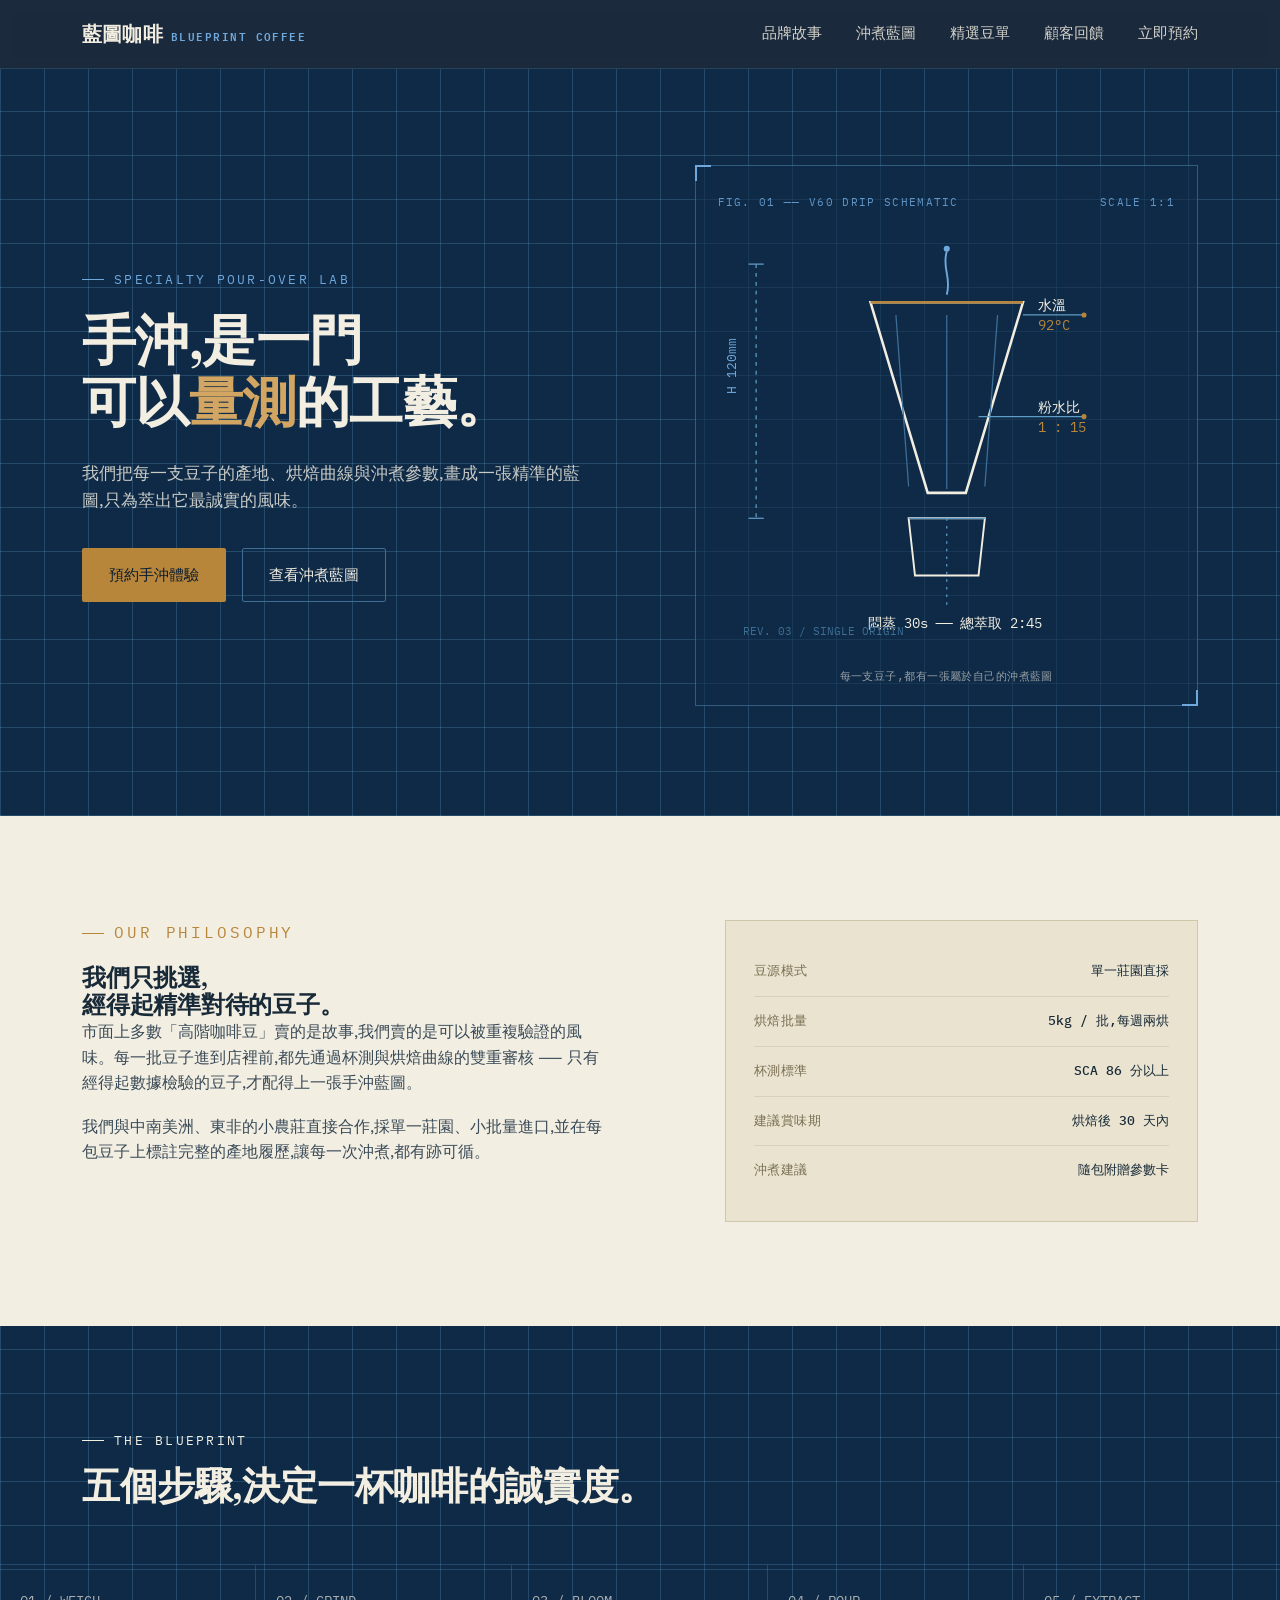
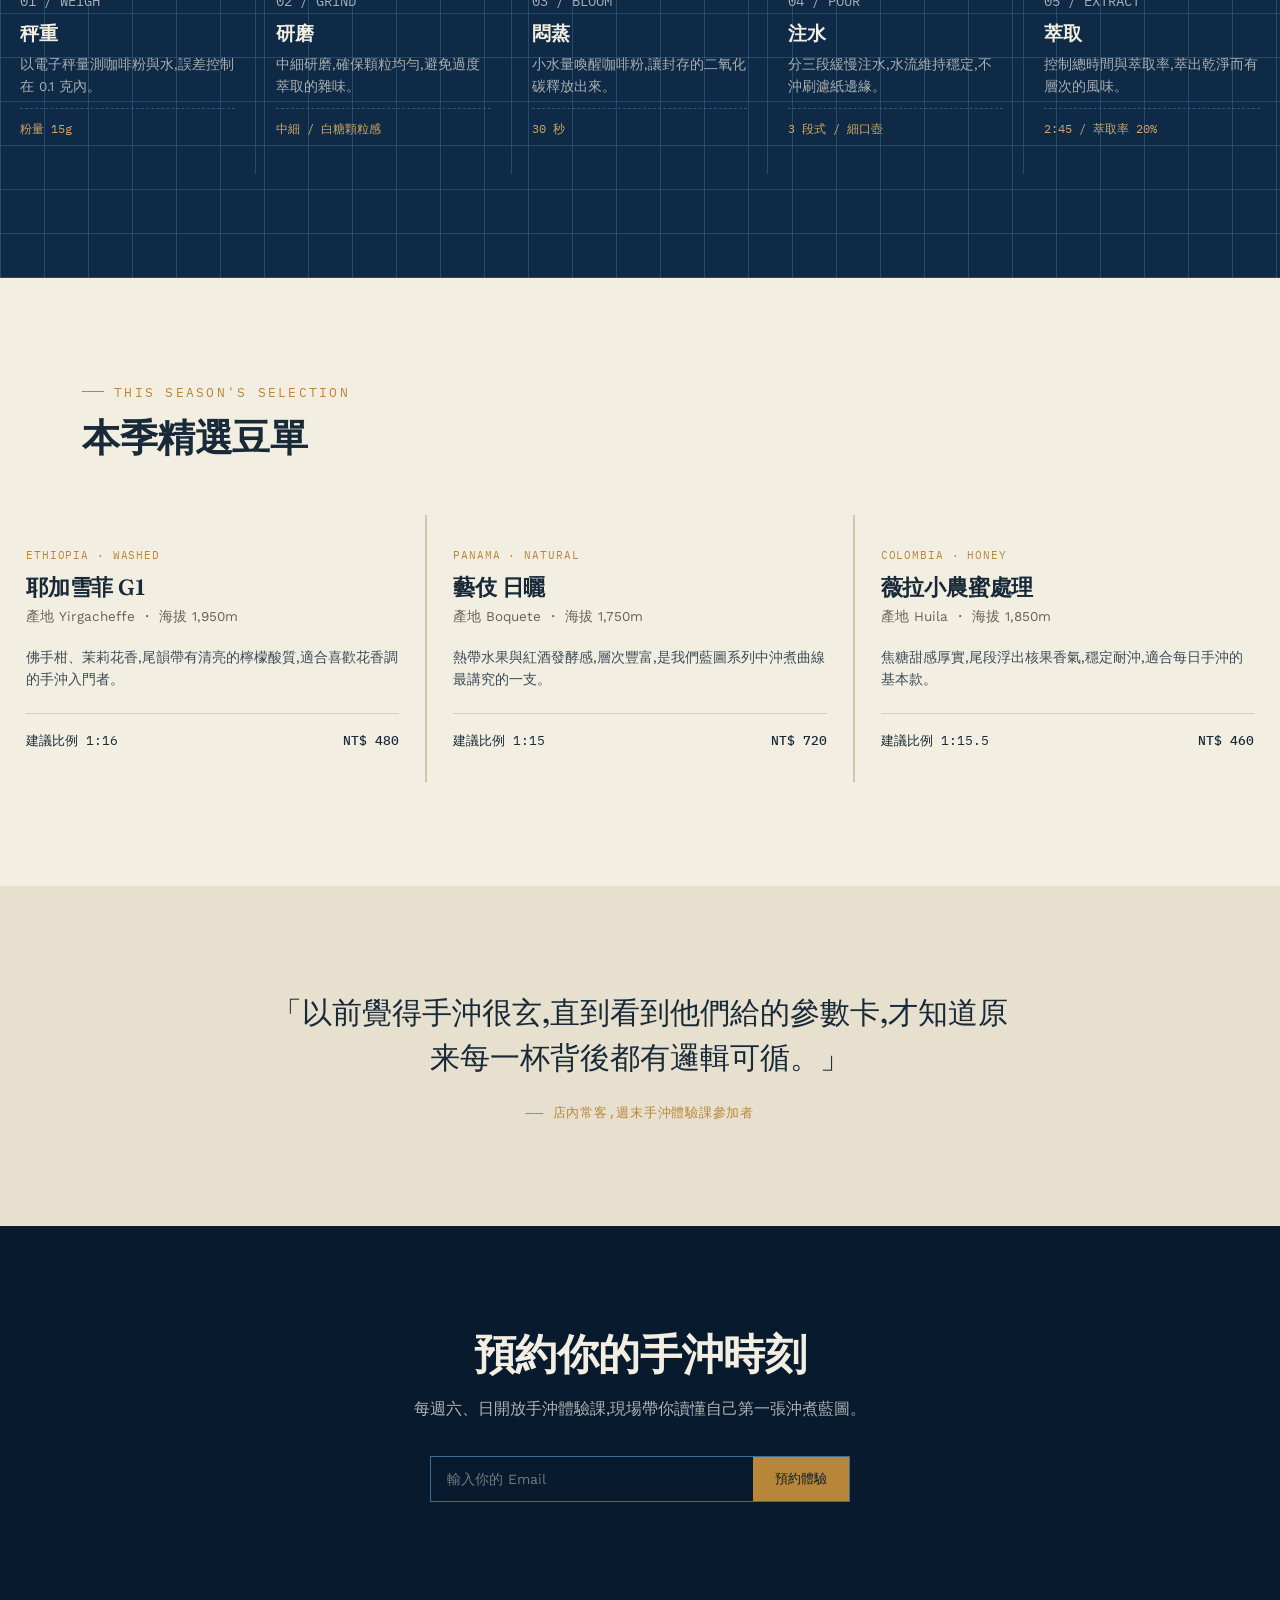
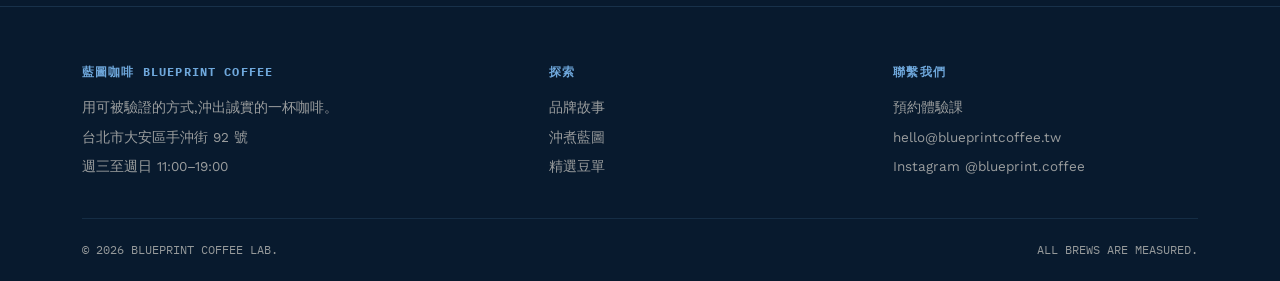
<file: docs/index.html>
<!DOCTYPE html>
<html lang="zh-Hant">
<head>
<meta charset="UTF-8">
<meta name="viewport" content="width=device-width, initial-scale=1.0">
<title>藍圖咖啡 Blueprint Coffee ── 精準手沖,誠實風味</title>
<link rel="preconnect" href="https://fonts.googleapis.com">
<link rel="preconnect" href="https://fonts.gstatic.com" crossorigin>
<link href="https://fonts.googleapis.com/css2?family=Fraunces:opsz,wght@9..144,400;9..144,500;9..144,600;9..144,700&family=Work+Sans:wght@300;400;500;600&family=IBM+Plex+Mono:wght@400;500&display=swap" rel="stylesheet">
<style>
  :root{
    --ink-black:#081A2E;
    --blueprint:#0E2A47;
    --blueprint-line:#3E6E96;
    --blueprint-line-soft:rgba(94,155,197,0.28);
    --paper:#F3EEE2;
    --paper-dim:#E7E0CE;
    --brass:#B8863B;
    --brass-light:#D2A662;
    --sky:#6FA8DC;
    --ink-on-paper:#182A38;
    --max-w:1180px;
  }

  *{margin:0;padding:0;box-sizing:border-box;}
  html{scroll-behavior:smooth;}
  body{
    font-family:'Work Sans', sans-serif;
    background:var(--paper);
    color:var(--ink-on-paper);
    line-height:1.6;
    -webkit-font-smoothing:antialiased;
  }
  a{color:inherit;text-decoration:none;}
  img,svg{display:block;max-width:100%;}
  .container{max-width:var(--max-w);margin:0 auto;padding:0 32px;}
  .eyebrow{
    font-family:'IBM Plex Mono', monospace;
    font-size:12.5px;
    letter-spacing:0.18em;
    text-transform:uppercase;
    display:flex;
    align-items:center;
    gap:10px;
  }
  .eyebrow::before{
    content:"";
    width:22px;height:1px;
    background:currentColor;
    display:inline-block;
  }
  h1,h2,h3{
    font-family:'Fraunces', serif;
    font-weight:600;
    line-height:1.15;
    letter-spacing:-0.01em;
  }
  .btn{
    display:inline-flex;
    align-items:center;
    gap:10px;
    padding:14px 26px;
    border-radius:2px;
    font-family:'Work Sans', sans-serif;
    font-size:15px;
    font-weight:500;
    border:1px solid transparent;
    cursor:pointer;
    transition:transform .25s ease, background .25s ease, border-color .25s ease, color .25s ease;
  }
  .btn:focus-visible{outline:2px solid var(--sky);outline-offset:3px;}
  .btn-primary{background:var(--brass);color:var(--ink-black);}
  .btn-primary:hover{background:var(--brass-light);transform:translateY(-1px);}
  .btn-ghost{border-color:var(--blueprint-line);color:var(--paper);}
  .btn-ghost:hover{border-color:var(--sky);color:var(--sky);}
  .btn-ghost.on-paper{border-color:var(--ink-on-paper);color:var(--ink-on-paper);}
  .btn-ghost.on-paper:hover{border-color:var(--brass);color:var(--brass);}

  /* ---------- NAV ---------- */
  header{
    position:sticky;top:0;z-index:50;
    background:rgba(8,26,46,0.92);
    backdrop-filter:blur(6px);
    border-bottom:1px solid rgba(94,155,197,0.2);
  }
  nav{
    max-width:var(--max-w);margin:0 auto;padding:18px 32px;
    display:flex;align-items:center;justify-content:space-between;
    color:var(--paper);
  }
  .logo{
    font-family:'Fraunces', serif;
    font-size:20px;font-weight:600;letter-spacing:0.01em;
    color:var(--paper);display:flex;align-items:baseline;gap:8px;
  }
  .logo span{
    font-family:'IBM Plex Mono', monospace;
    font-size:10.5px;letter-spacing:0.14em;color:var(--sky);
  }
  .nav-links{display:flex;gap:34px;font-size:14.5px;}
  .nav-links a{opacity:0.85;transition:opacity .2s;}
  .nav-links a:hover{opacity:1;color:var(--sky);}
  .nav-toggle{display:none;background:none;border:none;color:var(--paper);font-size:24px;cursor:pointer;}

  @media (max-width:860px){
    .nav-links{
      position:absolute;top:100%;left:0;right:0;
      background:var(--ink-black);
      flex-direction:column;gap:0;
      max-height:0;overflow:hidden;
      transition:max-height .3s ease;
    }
    .nav-links.open{max-height:320px;}
    .nav-links a{padding:16px 32px;border-top:1px solid rgba(94,155,197,0.15);}
    .nav-toggle{display:block;}
  }

  /* ---------- HERO ---------- */
  .hero{
    background:
      repeating-linear-gradient(0deg, var(--blueprint-line-soft) 0, var(--blueprint-line-soft) 1px, transparent 1px, transparent 44px),
      repeating-linear-gradient(90deg, var(--blueprint-line-soft) 0, var(--blueprint-line-soft) 1px, transparent 1px, transparent 44px),
      var(--blueprint);
    color:var(--paper);
    padding:96px 0 110px;
    position:relative;
    overflow:hidden;
  }
  .hero-grid{
    max-width:var(--max-w);margin:0 auto;padding:0 32px;
    display:grid;grid-template-columns:1.05fr 0.95fr;gap:56px;align-items:center;
  }
  .hero h1{font-size:clamp(34px,4.6vw,54px);margin:20px 0 26px;color:var(--paper);}
  .hero h1 em{font-style:normal;color:var(--brass-light);}
  .hero p.lede{font-size:17px;max-width:46ch;color:rgba(243,238,226,0.82);margin-bottom:34px;}
  .hero-cta{display:flex;gap:16px;flex-wrap:wrap;}
  .hero-eyebrow{color:var(--sky);margin-bottom:6px;}

  .blueprint-plate{
    position:relative;
    border:1px solid rgba(94,155,197,0.45);
    background:rgba(15,42,71,0.55);
    padding:28px 22px 20px;
  }
  .blueprint-plate::before,.blueprint-plate::after,
  .plate-corner-tl,.plate-corner-br{
    content:"";position:absolute;width:14px;height:14px;
    border-color:var(--sky);
  }
  .blueprint-plate::before{top:-1px;left:-1px;border-top:2px solid var(--sky);border-left:2px solid var(--sky);}
  .blueprint-plate::after{bottom:-1px;right:-1px;border-bottom:2px solid var(--sky);border-right:2px solid var(--sky);}
  .plate-label{
    font-family:'IBM Plex Mono', monospace;font-size:11px;letter-spacing:0.12em;
    color:var(--sky);display:flex;justify-content:space-between;margin-bottom:14px;opacity:0.85;
  }
  .plate-caption{
    font-family:'IBM Plex Mono', monospace;font-size:11px;color:rgba(243,238,226,0.6);
    text-align:center;margin-top:10px;letter-spacing:0.04em;
  }

  @media (max-width:900px){
    .hero-grid{grid-template-columns:1fr;}
    .hero{padding:64px 0 76px;}
  }

  /* ---------- SECTION SHARED ---------- */
  section{padding:104px 0;}
  .section-head{max-width:640px;margin-bottom:56px;}
  .section-head h2{font-size:clamp(26px,3.2vw,38px);margin-top:14px;}
  .on-dark{background:var(--ink-black);color:var(--paper);}
  .on-dark .eyebrow{color:var(--sky);}
  .on-paper .eyebrow{color:var(--brass);}

  /* ---------- ABOUT / SPEC SHEET ---------- */
  .about-grid{display:grid;grid-template-columns:1.1fr 0.9fr;gap:64px;align-items:start;}
  .about-grid p{font-size:16px;color:#3a4b58;max-width:52ch;margin-bottom:18px;}
  .spec-sheet{border:1px solid #cfc6ac;background:#EAE3D0;padding:26px 28px;}
  .spec-row{
    display:flex;justify-content:space-between;gap:20px;
    padding:14px 0;border-bottom:1px solid #d8d0b8;
    font-family:'IBM Plex Mono', monospace;font-size:13px;
  }
  .spec-row:last-child{border-bottom:none;}
  .spec-row dt{color:#7a6f52;letter-spacing:0.04em;}
  .spec-row dd{font-weight:500;color:var(--ink-on-paper);text-align:right;}

  @media (max-width:860px){ .about-grid{grid-template-columns:1fr;} }

  /* ---------- PROCESS BLUEPRINT ---------- */
  .process{
    background:
      repeating-linear-gradient(0deg, var(--blueprint-line-soft) 0, var(--blueprint-line-soft) 1px, transparent 1px, transparent 44px),
      repeating-linear-gradient(90deg, var(--blueprint-line-soft) 0, var(--blueprint-line-soft) 1px, transparent 1px, transparent 44px),
      var(--blueprint);
    color:var(--paper);
  }
  .steps{
    display:grid;grid-template-columns:repeat(5,1fr);gap:0;
    border-top:1px solid var(--blueprint-line-soft);
  }
  .step{
    padding:26px 20px;border-right:1px solid var(--blueprint-line-soft);position:relative;
  }
  .step:last-child{border-right:none;}
  .step-index{font-family:'IBM Plex Mono', monospace;font-size:12px;color:var(--sky);margin-bottom:14px;}
  .step h3{font-size:19px;color:var(--paper);margin-bottom:10px;font-weight:600;}
  .step p{font-size:13.5px;color:rgba(243,238,226,0.68);margin-bottom:10px;}
  .step .metric{
    font-family:'IBM Plex Mono', monospace;font-size:12px;color:var(--brass-light);
    border-top:1px dashed rgba(94,155,197,0.4);padding-top:10px;
  }
  @media (max-width:960px){
    .steps{grid-template-columns:1fr 1fr;}
    .step{border-right:1px solid var(--blueprint-line-soft);border-bottom:1px solid var(--blueprint-line-soft);}
    .step:nth-child(2n){border-right:none;}
  }
  @media (max-width:560px){
    .steps{grid-template-columns:1fr;}
    .step{border-right:none;}
  }

  /* ---------- BEANS ---------- */
  .bean-grid{display:grid;grid-template-columns:repeat(3,1fr);gap:2px;background:#cfc6ac;}
  .bean-card{
    background:var(--paper);padding:32px 26px;position:relative;
    display:flex;flex-direction:column;height:100%;
  }
  .bean-tag{
    font-family:'IBM Plex Mono', monospace;font-size:11px;color:var(--brass);
    letter-spacing:0.08em;margin-bottom:10px;
  }
  .bean-card h3{font-size:22px;margin-bottom:6px;}
  .bean-origin{font-size:13.5px;color:#6b6250;margin-bottom:18px;}
  .bean-notes{font-size:14px;color:#3a4b58;margin-bottom:22px;flex-grow:1;}
  .bean-meta{
    display:flex;justify-content:space-between;align-items:center;
    border-top:1px solid #d8d0b8;padding-top:16px;
    font-family:'IBM Plex Mono', monospace;font-size:12.5px;
  }
  .bean-price{color:var(--ink-on-paper);font-weight:500;}
  @media (max-width:900px){ .bean-grid{grid-template-columns:1fr 1fr;} }
  @media (max-width:600px){ .bean-grid{grid-template-columns:1fr;} }

  /* ---------- QUOTE ---------- */
  .quote-section{background:var(--paper-dim);}
  .quote-wrap{max-width:760px;margin:0 auto;text-align:center;}
  blockquote{
    font-family:'Fraunces', serif;font-size:clamp(22px,2.6vw,30px);
    font-weight:500;line-height:1.5;color:var(--ink-on-paper);margin-bottom:22px;
  }
  .quote-attr{font-family:'IBM Plex Mono', monospace;font-size:12.5px;color:var(--brass);letter-spacing:0.06em;}

  /* ---------- CTA / FOOTER ---------- */
  .cta-section{background:var(--ink-black);color:var(--paper);text-align:center;}
  .cta-section h2{font-size:clamp(28px,3.6vw,42px);margin-bottom:18px;}
  .cta-section p{color:rgba(243,238,226,0.72);max-width:48ch;margin:0 auto 34px;}
  .cta-form{
    display:flex;max-width:420px;margin:0 auto;gap:0;border:1px solid var(--blueprint-line);
  }
  .cta-form input{
    flex:1;background:transparent;border:none;padding:14px 16px;
    color:var(--paper);font-family:'Work Sans', sans-serif;font-size:14px;
  }
  .cta-form input::placeholder{color:rgba(243,238,226,0.45);}
  .cta-form input:focus{outline:none;}
  .cta-form button{
    background:var(--brass);color:var(--ink-black);border:none;
    padding:0 22px;font-weight:500;cursor:pointer;font-family:'Work Sans', sans-serif;
    transition:background .2s;
  }
  .cta-form button:hover{background:var(--brass-light);}

  footer{background:var(--ink-black);border-top:1px solid rgba(94,155,197,0.18);color:rgba(243,238,226,0.6);}
  .footer-grid{
    display:grid;grid-template-columns:1.4fr 1fr 1fr;gap:40px;padding:56px 0 32px;
    font-size:13.5px;
  }
  .footer-grid h4{
    font-family:'IBM Plex Mono', monospace;font-size:11.5px;letter-spacing:0.1em;
    color:var(--sky);margin-bottom:16px;text-transform:uppercase;
  }
  .footer-grid p, .footer-grid a{display:block;margin-bottom:8px;color:rgba(243,238,226,0.62);}
  .footer-grid a:hover{color:var(--paper);}
  .footer-bottom{
    border-top:1px solid rgba(94,155,197,0.15);padding:22px 0;
    font-family:'IBM Plex Mono', monospace;font-size:11.5px;
    display:flex;justify-content:space-between;flex-wrap:wrap;gap:10px;
  }
  @media (max-width:700px){ .footer-grid{grid-template-columns:1fr;} }

  /* ---------- REVEAL ---------- */
  .reveal{opacity:0;transform:translateY(18px);transition:opacity .7s ease, transform .7s ease;}
  .reveal.in{opacity:1;transform:translateY(0);}
  @media (prefers-reduced-motion: reduce){
    .reveal{opacity:1;transform:none;transition:none;}
    html{scroll-behavior:auto;}
  }
</style>
</head>
<body>

<header>
  <nav>
    <a href="#top" class="logo">藍圖咖啡<span>BLUEPRINT COFFEE</span></a>
    <button class="nav-toggle" id="navToggle" aria-label="開啟選單" aria-expanded="false">☰</button>
    <div class="nav-links" id="navLinks">
      <a href="#about">品牌故事</a>
      <a href="#process">沖煮藍圖</a>
      <a href="#beans">精選豆單</a>
      <a href="#quote">顧客回饋</a>
      <a href="#cta">立即預約</a>
    </div>
  </nav>
</header>

<section class="hero" id="top">
  <div class="hero-grid">
    <div>
      <p class="eyebrow hero-eyebrow">SPECIALTY POUR-OVER LAB</p>
      <h1>手沖,是一門<br>可以<em>量測</em>的工藝。</h1>
      <p class="lede">我們把每一支豆子的產地、烘焙曲線與沖煮參數,畫成一張精準的藍圖,只為萃出它最誠實的風味。</p>
      <div class="hero-cta">
        <a href="#cta" class="btn btn-primary">預約手沖體驗</a>
        <a href="#process" class="btn btn-ghost">查看沖煮藍圖</a>
      </div>
    </div>

    <div class="blueprint-plate reveal">
      <div class="plate-label"><span>FIG. 01 ── V60 DRIP SCHEMATIC</span><span>SCALE 1:1</span></div>
      <svg viewBox="0 0 360 340" xmlns="http://www.w3.org/2000/svg" role="img" aria-label="V60 手沖濾杯示意圖,標註水溫、粉水比、悶蒸與總萃取時間">
        <!-- dimension lines -->
        <line x1="30" y1="30" x2="30" y2="230" stroke="#5E9BC5" stroke-width="1" stroke-dasharray="3 4"/>
        <line x1="24" y1="30" x2="36" y2="30" stroke="#5E9BC5" stroke-width="1"/>
        <line x1="24" y1="230" x2="36" y2="230" stroke="#5E9BC5" stroke-width="1"/>
        <text x="14" y="132" fill="#6FA8DC" font-size="10" font-family="IBM Plex Mono, monospace" transform="rotate(-90 14 132)">H 120mm</text>

        <!-- dripper cone -->
        <path d="M120 60 L240 60 L195 210 L165 210 Z" fill="none" stroke="#F3EEE2" stroke-width="2"/>
        <path d="M120 60 L240 60" stroke="#B8863B" stroke-width="2"/>
        <!-- ribs -->
        <line x1="140" y1="70" x2="150" y2="205" stroke="#3E6E96" stroke-width="1"/>
        <line x1="180" y1="70" x2="180" y2="207" stroke="#3E6E96" stroke-width="1"/>
        <line x1="220" y1="70" x2="210" y2="205" stroke="#3E6E96" stroke-width="1"/>

        <!-- server -->
        <path d="M150 230 L210 230 L205 275 L155 275 Z" fill="none" stroke="#F3EEE2" stroke-width="1.5"/>
        <line x1="150" y1="230" x2="210" y2="230" stroke="#5E9BC5" stroke-width="1"/>

        <!-- pour line + droplets -->
        <path d="M180 20 C176 34, 184 40, 180 54" stroke="#6FA8DC" stroke-width="1.5" fill="none"/>
        <circle cx="180" cy="18" r="2.4" fill="#6FA8DC"/>

        <!-- annotation callouts -->
        <line x1="240" y1="70" x2="288" y2="70" stroke="#5E9BC5" stroke-width="1"/>
        <circle cx="288" cy="70" r="2" fill="#B8863B"/>
        <text x="252" y="66" fill="#F3EEE2" font-size="11" font-family="IBM Plex Mono, monospace">水溫</text>
        <text x="252" y="82" fill="#B8863B" font-size="11" font-family="IBM Plex Mono, monospace">92°C</text>

        <line x1="205" y1="150" x2="288" y2="150" stroke="#5E9BC5" stroke-width="1"/>
        <circle cx="288" cy="150" r="2" fill="#B8863B"/>
        <text x="252" y="146" fill="#F3EEE2" font-size="11" font-family="IBM Plex Mono, monospace">粉水比</text>
        <text x="252" y="162" fill="#B8863B" font-size="11" font-family="IBM Plex Mono, monospace">1 : 15</text>

        <line x1="180" y1="230" x2="180" y2="300" stroke="#5E9BC5" stroke-width="1" stroke-dasharray="2 4"/>
        <text x="118" y="316" fill="#F3EEE2" font-size="11" font-family="IBM Plex Mono, monospace">悶蒸 30s ── 總萃取 2:45</text>

        <!-- corner tick -->
        <text x="20" y="322" fill="#3E6E96" font-size="9" font-family="IBM Plex Mono, monospace">REV. 03 / SINGLE ORIGIN</text>
      </svg>
      <p class="plate-caption">每一支豆子,都有一張屬於自己的沖煮藍圖</p>
    </div>
  </div>
</section>

<section class="on-paper" id="about">
  <div class="container">
    <div class="about-grid">
      <div class="reveal">
        <p class="eyebrow">OUR PHILOSOPHY</p>
        <h2>我們只挑選,<br>經得起精準對待的豆子。</h2>
        <p>市面上多數「高階咖啡豆」賣的是故事,我們賣的是可以被重複驗證的風味。每一批豆子進到店裡前,都先通過杯測與烘焙曲線的雙重審核 ── 只有經得起數據檢驗的豆子,才配得上一張手沖藍圖。</p>
        <p>我們與中南美洲、東非的小農莊直接合作,採單一莊園、小批量進口,並在每包豆子上標註完整的產地履歷,讓每一次沖煮,都有跡可循。</p>
      </div>
      <dl class="spec-sheet reveal">
        <div class="spec-row"><dt>豆源模式</dt><dd>單一莊園直採</dd></div>
        <div class="spec-row"><dt>烘焙批量</dt><dd>5kg / 批,每週兩烘</dd></div>
        <div class="spec-row"><dt>杯測標準</dt><dd>SCA 86 分以上</dd></div>
        <div class="spec-row"><dt>建議賞味期</dt><dd>烘焙後 30 天內</dd></div>
        <div class="spec-row"><dt>沖煮建議</dt><dd>隨包附贈參數卡</dd></div>
      </dl>
    </div>
  </div>
</section>

<section class="process" id="process">
  <div class="container">
    <div class="section-head reveal">
      <p class="eyebrow">THE BLUEPRINT</p>
      <h2>五個步驟,決定一杯咖啡的誠實度。</h2>
    </div>
  </div>
  <div class="steps reveal">
    <div class="step">
      <p class="step-index">01 / WEIGH</p>
      <h3>秤重</h3>
      <p>以電子秤量測咖啡粉與水,誤差控制在 0.1 克內。</p>
      <p class="metric">粉量 15g</p>
    </div>
    <div class="step">
      <p class="step-index">02 / GRIND</p>
      <h3>研磨</h3>
      <p>中細研磨,確保顆粒均勻,避免過度萃取的雜味。</p>
      <p class="metric">中細 / 白糖顆粒感</p>
    </div>
    <div class="step">
      <p class="step-index">03 / BLOOM</p>
      <h3>悶蒸</h3>
      <p>小水量喚醒咖啡粉,讓封存的二氧化碳釋放出來。</p>
      <p class="metric">30 秒</p>
    </div>
    <div class="step">
      <p class="step-index">04 / POUR</p>
      <h3>注水</h3>
      <p>分三段緩慢注水,水流維持穩定,不沖刷濾紙邊緣。</p>
      <p class="metric">3 段式 / 細口壺</p>
    </div>
    <div class="step">
      <p class="step-index">05 / EXTRACT</p>
      <h3>萃取</h3>
      <p>控制總時間與萃取率,萃出乾淨而有層次的風味。</p>
      <p class="metric">2:45 / 萃取率 20%</p>
    </div>
  </div>
</section>

<section class="on-paper" id="beans">
  <div class="container">
    <div class="section-head reveal">
      <p class="eyebrow">THIS SEASON'S SELECTION</p>
      <h2>本季精選豆單</h2>
    </div>
  </div>
  <div class="bean-grid reveal">
    <div class="bean-card">
      <p class="bean-tag">ETHIOPIA · WASHED</p>
      <h3>耶加雪菲 G1</h3>
      <p class="bean-origin">產地 Yirgacheffe ・ 海拔 1,950m</p>
      <p class="bean-notes">佛手柑、茉莉花香,尾韻帶有清亮的檸檬酸質,適合喜歡花香調的手沖入門者。</p>
      <div class="bean-meta"><span>建議比例 1:16</span><span class="bean-price">NT$ 480</span></div>
    </div>
    <div class="bean-card">
      <p class="bean-tag">PANAMA · NATURAL</p>
      <h3>藝伎 日曬</h3>
      <p class="bean-origin">產地 Boquete ・ 海拔 1,750m</p>
      <p class="bean-notes">熱帶水果與紅酒發酵感,層次豐富,是我們藍圖系列中沖煮曲線最講究的一支。</p>
      <div class="bean-meta"><span>建議比例 1:15</span><span class="bean-price">NT$ 720</span></div>
    </div>
    <div class="bean-card">
      <p class="bean-tag">COLOMBIA · HONEY</p>
      <h3>薇拉小農蜜處理</h3>
      <p class="bean-origin">產地 Huila ・ 海拔 1,850m</p>
      <p class="bean-notes">焦糖甜感厚實,尾段浮出核果香氣,穩定耐沖,適合每日手沖的基本款。</p>
      <div class="bean-meta"><span>建議比例 1:15.5</span><span class="bean-price">NT$ 460</span></div>
    </div>
  </div>
</section>

<section class="quote-section" id="quote">
  <div class="container">
    <div class="quote-wrap reveal">
      <blockquote>「以前覺得手沖很玄,直到看到他們給的參數卡,才知道原来每一杯背後都有邏輯可循。」</blockquote>
      <p class="quote-attr">── 店內常客,週末手沖體驗課參加者</p>
    </div>
  </div>
</section>

<section class="cta-section" id="cta">
  <div class="container">
    <h2 class="reveal">預約你的手沖時刻</h2>
    <p class="reveal">每週六、日開放手沖體驗課,現場帶你讀懂自己第一張沖煮藍圖。</p>
    <form class="cta-form reveal" onsubmit="event.preventDefault(); this.querySelector('button').textContent='已收到,我們會盡快聯繫';">
      <input type="email" placeholder="輸入你的 Email" required aria-label="Email">
      <button type="submit">預約體驗</button>
    </form>
  </div>
</section>

<footer>
  <div class="container">
    <div class="footer-grid">
      <div>
        <h4>藍圖咖啡 BLUEPRINT COFFEE</h4>
        <p>用可被驗證的方式,沖出誠實的一杯咖啡。</p>
        <p>台北市大安區手沖街 92 號</p>
        <p>週三至週日 11:00–19:00</p>
      </div>
      <div>
        <h4>探索</h4>
        <a href="#about">品牌故事</a>
        <a href="#process">沖煮藍圖</a>
        <a href="#beans">精選豆單</a>
      </div>
      <div>
        <h4>聯繫我們</h4>
        <a href="#cta">預約體驗課</a>
        <a href="mailto:hello@blueprintcoffee.tw">hello@blueprintcoffee.tw</a>
        <a href="#top">Instagram @blueprint.coffee</a>
      </div>
    </div>
    <div class="footer-bottom">
      <span>© 2026 BLUEPRINT COFFEE LAB.</span>
      <span>ALL BREWS ARE MEASURED.</span>
    </div>
  </div>
</footer>

<script>
  // mobile nav toggle
  const navToggle = document.getElementById('navToggle');
  const navLinks = document.getElementById('navLinks');
  navToggle.addEventListener('click', () => {
    const isOpen = navLinks.classList.toggle('open');
    navToggle.setAttribute('aria-expanded', isOpen);
  });
  navLinks.querySelectorAll('a').forEach(a => a.addEventListener('click', () => {
    navLinks.classList.remove('open');
    navToggle.setAttribute('aria-expanded', 'false');
  }));

  // scroll reveal
  const prefersReduced = window.matchMedia('(prefers-reduced-motion: reduce)').matches;
  if (!prefersReduced && 'IntersectionObserver' in window) {
    const io = new IntersectionObserver((entries) => {
      entries.forEach(entry => {
        if (entry.isIntersecting) {
          entry.target.classList.add('in');
          io.unobserve(entry.target);
        }
      });
    }, { threshold: 0.15 });
    document.querySelectorAll('.reveal').forEach(el => io.observe(el));
  } else {
    document.querySelectorAll('.reveal').forEach(el => el.classList.add('in'));
  }
</script>

</body>
</html>
</file>
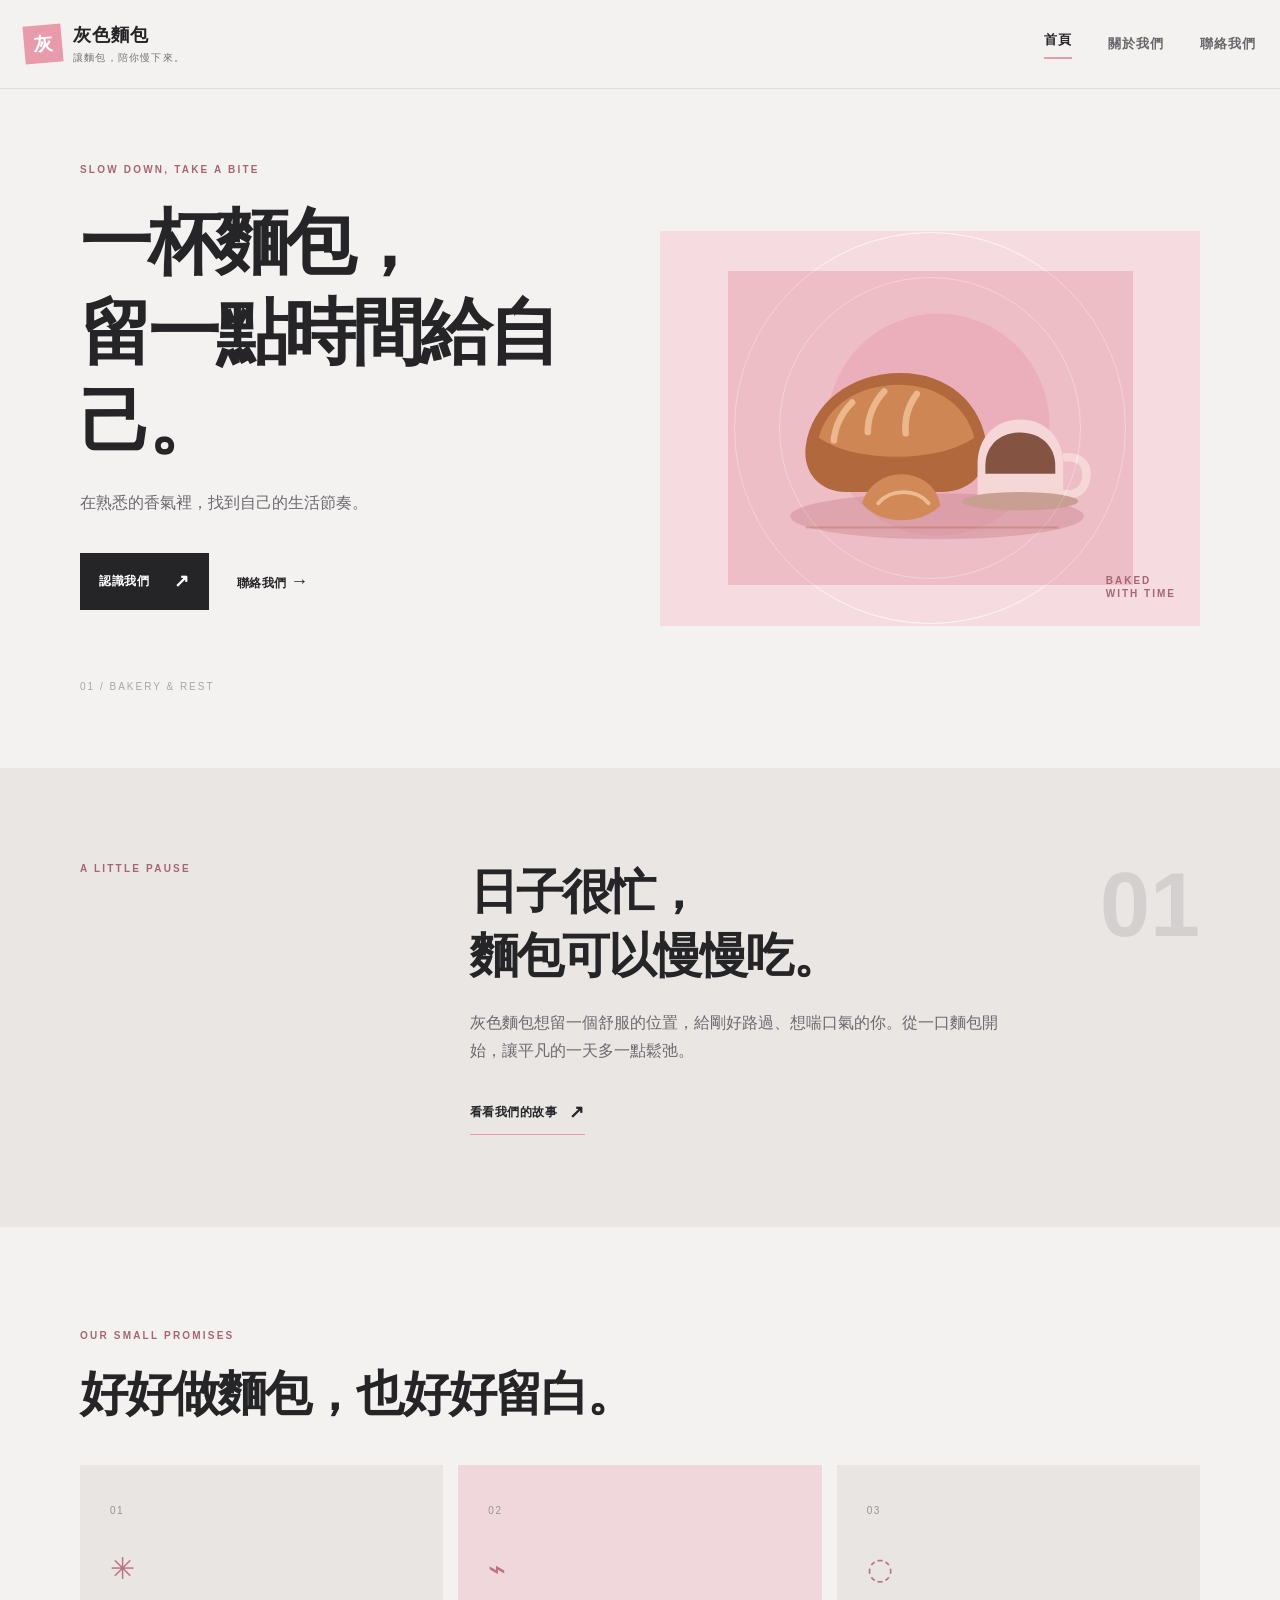
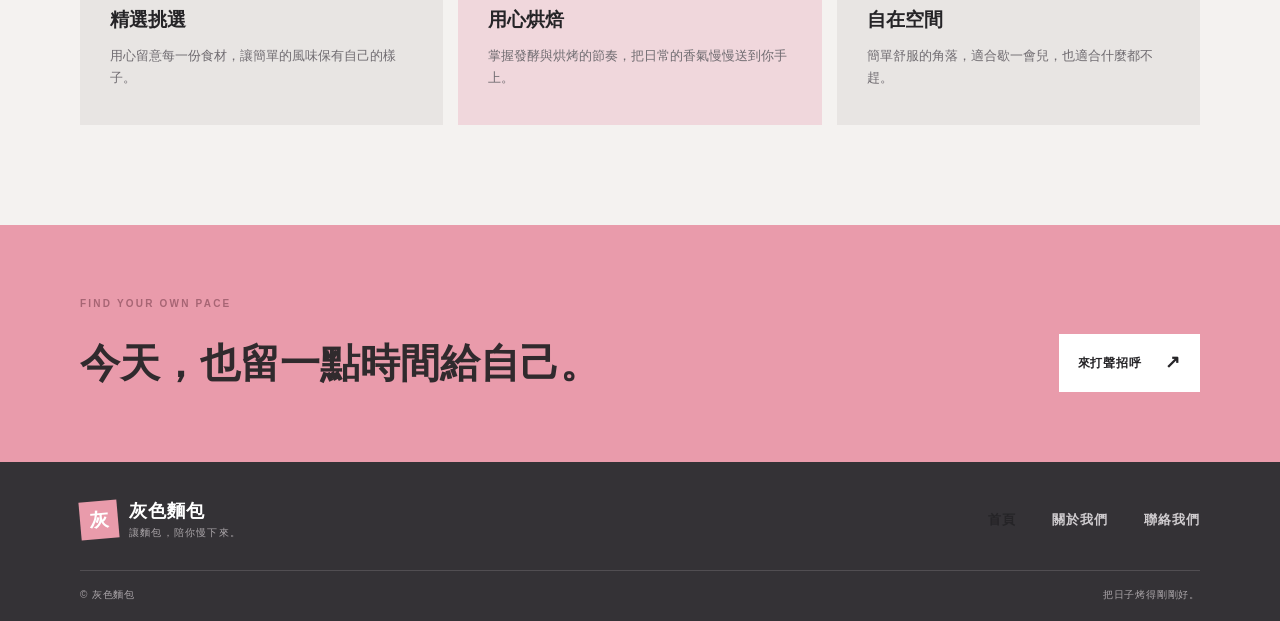
<file: pages/index.html>
<!doctype html>
<html lang="zh-Hant">
<head>
  <meta charset="utf-8">
  <meta name="viewport" content="width=device-width, initial-scale=1">
  <meta name="description" content="灰色麵包，讓麵包陪你慢下來。認識品牌、烘焙特色與自在休憩空間。">
  <title>灰色麵包｜讓麵包，陪你慢下來</title>
  <link rel="stylesheet" href="assets/css/site.css">
  <script src="assets/js/site.js" defer></script>
</head>
<body>
  <a class="skip-link" href="#main">跳至主要內容</a>
  <header class="site-header">
    <div class="header-inner">
      <a class="brand" href="index.html" aria-label="灰色麵包首頁"><span class="brand-mark" aria-hidden="true">灰</span><span>灰色麵包<small>讓麵包，陪你慢下來。</small></span></a>
      <button class="menu-toggle" type="button" aria-expanded="false" aria-controls="primary-nav"><span></span><span></span><span class="sr-only">切換導覽選單</span></button>
      <nav class="primary-nav" id="primary-nav" aria-label="主要導覽"><a href="index.html" aria-current="page">首頁</a><a href="about.html">關於我們</a><a href="contact.html">聯絡我們</a></nav>
    </div>
  </header>
  <main id="main">
    <section class="hero wrap">
      <div class="hero-copy"><p class="eyebrow">SLOW DOWN, TAKE A BITE</p><h1>一杯麵包，<br>留一點時間給自己。</h1><p class="lead">在熟悉的香氣裡，找到自己的生活節奏。</p><div class="button-row"><a class="button button-dark" href="about.html">認識我們 <span aria-hidden="true">↗</span></a><a class="text-link" href="contact.html">聯絡我們 <span aria-hidden="true">→</span></a></div><span class="hero-index">01 / BAKERY &amp; REST</span></div>
      <div class="hero-art"><img src="assets/images/bread-still-life.svg" alt="插畫呈現剛出爐的麵包與一杯熱飲"><span class="art-note">BAKED<br>WITH TIME</span></div>
    </section>
    <section class="intro-section"><div class="wrap intro-grid"><p class="eyebrow">A LITTLE PAUSE</p><div><h2>日子很忙，<br>麵包可以慢慢吃。</h2><p>灰色麵包想留一個舒服的位置，給剛好路過、想喘口氣的你。從一口麵包開始，讓平凡的一天多一點鬆弛。</p><a class="under-link" href="about.html">看看我們的故事 <span aria-hidden="true">↗</span></a></div><span class="big-number" aria-hidden="true">01</span></div></section>
    <section class="features wrap"><div class="section-heading"><p class="eyebrow">OUR SMALL PROMISES</p><h2>好好做麵包，也好好留白。</h2></div><div class="feature-grid"><article class="feature-card"><span class="feature-no">01</span><div class="feature-icon" aria-hidden="true">✳</div><h3>精選挑選</h3><p>用心留意每一份食材，讓簡單的風味保有自己的樣子。</p></article><article class="feature-card feature-pink"><span class="feature-no">02</span><div class="feature-icon" aria-hidden="true">⌁</div><h3>用心烘焙</h3><p>掌握發酵與烘烤的節奏，把日常的香氣慢慢送到你手上。</p></article><article class="feature-card"><span class="feature-no">03</span><div class="feature-icon" aria-hidden="true">◌</div><h3>自在空間</h3><p>簡單舒服的角落，適合歇一會兒，也適合什麼都不趕。</p></article></div></section>
    <section class="closing-band"><div class="wrap closing-inner"><p class="eyebrow">FIND YOUR OWN PACE</p><h2>今天，也留一點時間給自己。</h2><a class="button button-light" href="contact.html">來打聲招呼 <span aria-hidden="true">↗</span></a></div></section>
  </main>
  <footer class="site-footer"><div class="wrap footer-top"><a class="brand footer-brand" href="index.html"><span class="brand-mark" aria-hidden="true">灰</span><span>灰色麵包<small>讓麵包，陪你慢下來。</small></span></a><nav class="footer-nav" aria-label="頁尾導覽"><a href="index.html" aria-current="page">首頁</a><a href="about.html">關於我們</a><a href="contact.html">聯絡我們</a></nav></div><div class="wrap footer-bottom"><span>© 灰色麵包</span><span>把日子烤得剛剛好。</span></div></footer>
</body>
</html>
</file>
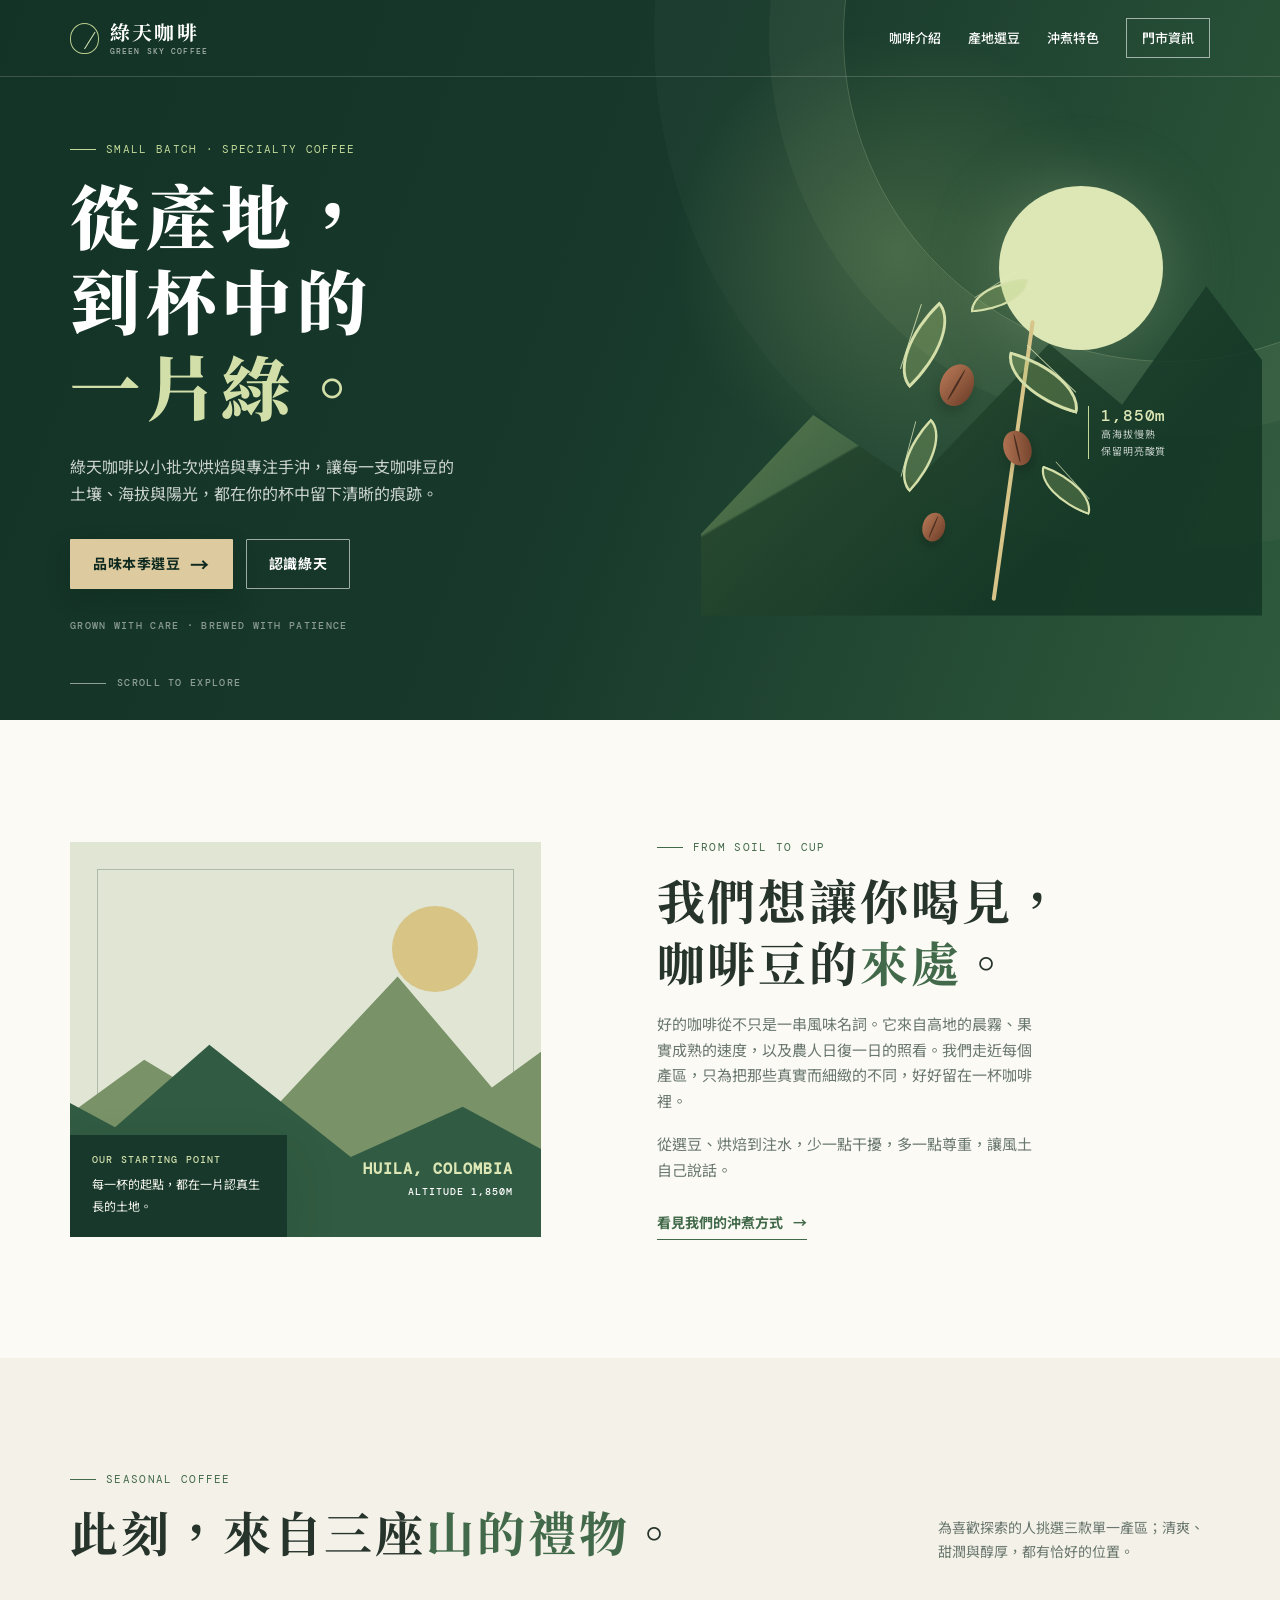
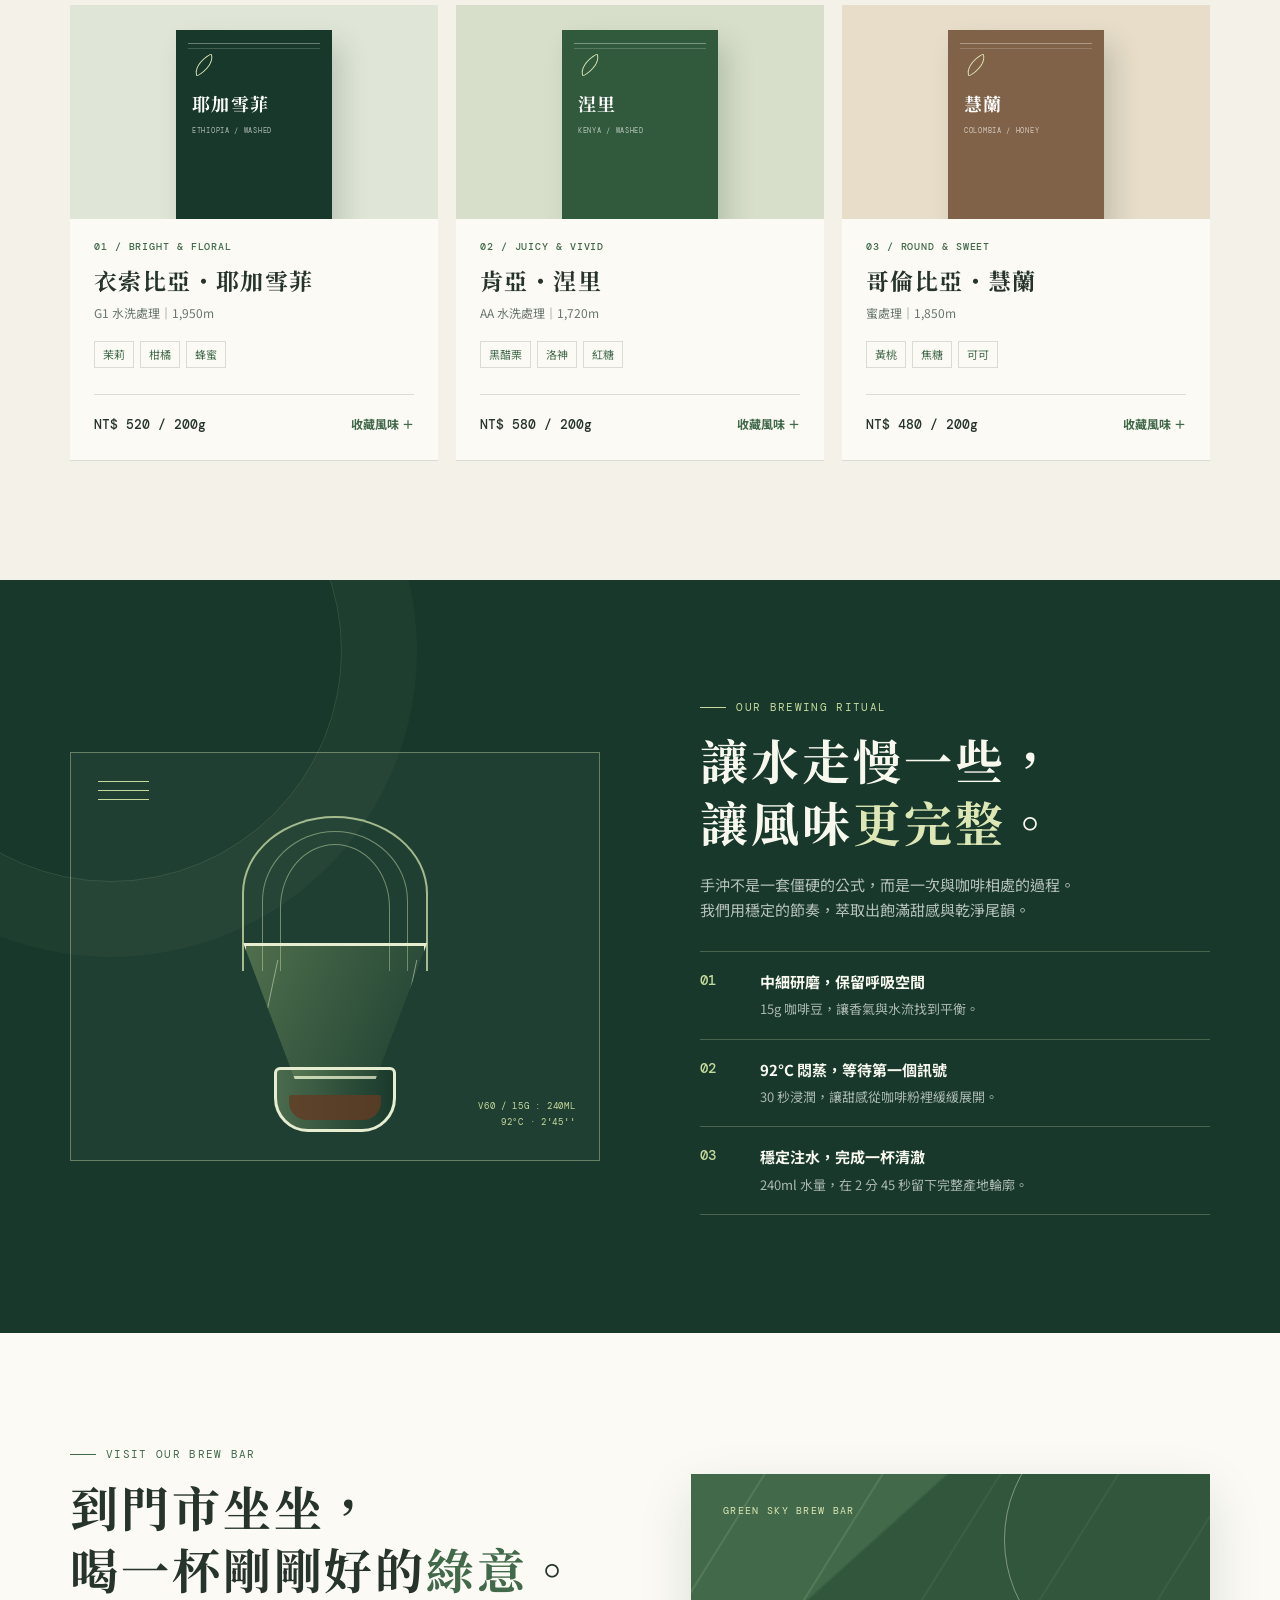
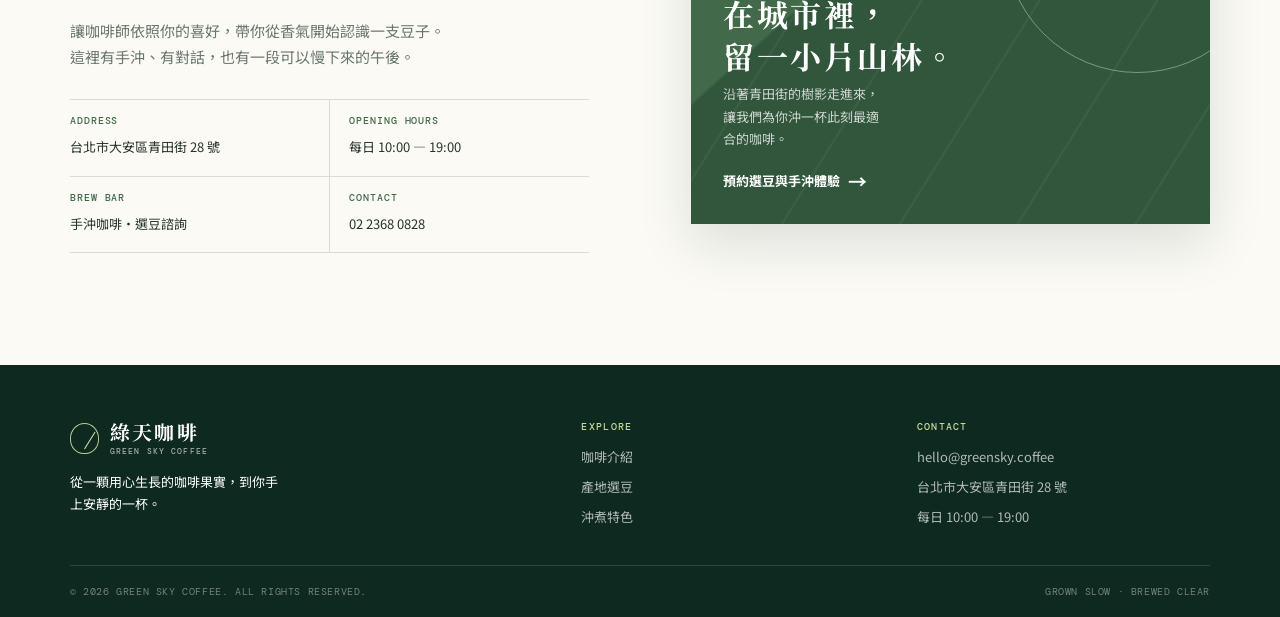
<file: refined/index.html>
<!DOCTYPE html>
<html lang="zh-Hant">
<head>
  <meta charset="UTF-8">
  <meta name="viewport" content="width=device-width, initial-scale=1.0">
  <meta name="description" content="綠天咖啡以小批次烘焙與手沖，讓每一支精品咖啡豆的產地風土清晰抵達杯中。">
  <title>綠天咖啡｜從產地，到杯中的一片綠</title>
  <link rel="preconnect" href="https://fonts.googleapis.com">
  <link rel="preconnect" href="https://fonts.gstatic.com" crossorigin>
  <link href="https://fonts.googleapis.com/css2?family=DM+Mono:wght@400;500&family=Noto+Sans+TC:wght@400;500;600;700&family=Noto+Serif+TC:wght@500;600;700;900&display=swap" rel="stylesheet">
  <style>
    :root {
      --forest: #17382b;
      --deep-forest: #0e291f;
      --moss: #426a4a;
      --leaf: #9aaa72;
      --cream: #f4f1e8;
      --paper: #fbfaf5;
      --oat: #ddca9e;
      --clay: #ad7655;
      --ink: #26342b;
      --muted: #69776e;
      --line: #d9ddd1;
      --shadow: 0 20px 50px rgba(18, 45, 32, .13);
    }

    * { box-sizing: border-box; }
    html { scroll-behavior: smooth; }
    body { margin: 0; background: var(--cream); color: var(--ink); font-family: "Noto Sans TC", sans-serif; line-height: 1.7; -webkit-font-smoothing: antialiased; }
    a { color: inherit; text-decoration: none; }
    button, input { font: inherit; }
    button { cursor: pointer; }
    .container { width: min(1140px, calc(100% - 52px)); margin: 0 auto; }
    .sr-only { position: absolute; width: 1px; height: 1px; overflow: hidden; clip: rect(0,0,0,0); white-space: nowrap; }
    .eyebrow { display: flex; align-items: center; gap: 10px; margin: 0 0 12px; color: var(--moss); font-family: "DM Mono", monospace; font-size: 11px; letter-spacing: .12em; }
    .eyebrow::before { content: ""; width: 26px; height: 1px; background: currentColor; }
    .title { margin: 0; font: 700 clamp(30px, 4vw, 48px)/1.3 "Noto Serif TC", serif; letter-spacing: .06em; }
    .title strong { color: var(--moss); font: inherit; }
    .copy { max-width: 48ch; margin: 18px 0 0; color: var(--muted); font-size: 15px; }
    .button { display: inline-flex; align-items: center; justify-content: center; gap: 10px; min-height: 50px; padding: 12px 22px; border: 1px solid transparent; border-radius: 1px; font-size: 14px; font-weight: 700; letter-spacing: .04em; transition: transform .2s ease, background .2s ease, color .2s ease, border-color .2s ease; }
    .button:hover { transform: translateY(-2px); }
    .button:focus-visible, a:focus-visible, button:focus-visible, input:focus-visible { outline: 3px solid #d3c66b; outline-offset: 3px; }
    .button-main { color: var(--deep-forest); background: var(--oat); box-shadow: 0 10px 24px rgba(7, 27, 18, .18); }
    .button-main:hover { background: #eddaac; }
    .button-light { border-color: rgba(255,255,255,.58); color: #fff; }
    .button-light:hover { background: rgba(255,255,255,.12); }
    .icon-arrow { font-size: 19px; line-height: 1; }

    /* Header */
    .header { position: absolute; z-index: 10; width: 100%; color: #fff; border-bottom: 1px solid rgba(255,255,255,.17); }
    .nav { display: flex; min-height: 76px; align-items: center; justify-content: space-between; }
    .brand { display: flex; align-items: center; gap: 11px; font: 700 20px/1 "Noto Serif TC", serif; letter-spacing: .11em; }
    .brand-symbol { position: relative; width: 29px; height: 31px; border: 1px solid #bbcd91; border-radius: 50% 50% 47% 47%; color: #d9e5b6; }
    .brand-symbol::before { content: ""; position: absolute; top: 5px; left: 13px; width: 1px; height: 20px; background: #d9e5b6; transform: rotate(32deg); transform-origin: bottom; }
    .brand small { display: block; margin-top: 5px; color: rgba(255,255,255,.63); font: 500 8px/1 "DM Mono", monospace; letter-spacing: .14em; }
    .nav-links { display: flex; align-items: center; gap: 27px; font-size: 13px; font-weight: 500; }
    .nav-links a { position: relative; padding: 6px 0; }
    .nav-links a:not(.nav-book)::after { content: ""; position: absolute; right: 0; bottom: 0; left: 0; height: 1px; background: var(--leaf); transform: scaleX(0); transform-origin: right; transition: transform .2s; }
    .nav-links a:not(.nav-book):hover::after { transform: scaleX(1); transform-origin: left; }
    .nav-book { padding: 8px 15px !important; border: 1px solid rgba(255,255,255,.58); }
    .nav-book:hover { color: var(--forest); background: #fff; }
    .menu-button { display: none; width: 40px; height: 40px; border: 0; color: #fff; background: transparent; font-size: 23px; }

    /* Hero */
    .hero { position: relative; min-height: 720px; overflow: hidden; color: #fff; background: var(--forest); }
    .hero::before { content: ""; position: absolute; inset: 0; background: radial-gradient(circle at 70% 35%, rgba(141,170,103,.28), transparent 22%), linear-gradient(110deg, #133326 0%, #17382b 47%, #2f5a3c 100%); }
    .hero::after { content: ""; position: absolute; top: -290px; right: -215px; width: 650px; height: 650px; border: 1px solid rgba(223,235,186,.22); border-radius: 50%; box-shadow: 0 0 0 74px rgba(223,235,186,.045), 0 0 0 189px rgba(223,235,186,.025); }
    .hero-grid { position: relative; z-index: 1; display: grid; grid-template-columns: 1.05fr .95fr; gap: 35px; align-items: center; min-height: 720px; padding: 126px 0 72px; }
    .hero .eyebrow { color: #c3d99a; }
    .hero h1 { max-width: 12ch; margin: 0; font: 900 clamp(43px, 5.5vw, 70px)/1.22 "Noto Serif TC", serif; letter-spacing: .08em; }
    .hero h1 em { color: #d2dfa9; font-style: normal; }
    .hero-lede { max-width: 43ch; margin: 26px 0 31px; color: rgba(255,255,255,.78); font-size: 16px; }
    .hero-actions { display: flex; flex-wrap: wrap; gap: 13px; }
    .hero-signature { margin: 29px 0 0; color: rgba(255,255,255,.5); font: 500 10px/1.6 "DM Mono", monospace; letter-spacing: .13em; }
    .hero-visual { position: relative; height: 453px; }
    .sun-disc { position: absolute; top: 25px; right: 9%; width: 164px; height: 164px; border-radius: 50%; background: #dce7b5; box-shadow: 0 0 72px rgba(220,231,181,.25); }
    .hill { position: absolute; right: -10%; bottom: -2px; width: 107%; height: 75%; clip-path: polygon(0 76%, 20% 41%, 38% 61%, 62% 20%, 75% 38%, 90% 3%, 100% 25%, 100% 100%, 0 100%); background: linear-gradient(136deg, #72905c, #244c36 69%); opacity: .88; }
    .hill::after { content: ""; position: absolute; inset: 0; background: linear-gradient(150deg, transparent 39%, rgba(8,38,25,.55) 39.5% 100%); }
    .coffee-plant { position: absolute; z-index: 2; right: 19%; bottom: 13px; width: 255px; height: 330px; transform: rotate(-4deg); }
    .stem { position: absolute; bottom: 0; left: 125px; width: 4px; height: 283px; border-radius: 4px; background: #d6c488; transform: rotate(12deg); transform-origin: bottom; }
    .leaf { position: absolute; width: 82px; height: 42px; border: 3px solid #d5dfa9; border-radius: 100% 0 100% 0; background: rgba(173,202,117,.26); }
    .leaf::after { content: ""; position: absolute; top: 50%; left: 4px; width: 68px; height: 1px; background: rgba(226,237,189,.78); transform: rotate(-28deg); transform-origin: left; }
    .leaf-a { top: 49px; left: 35px; transform: rotate(-40deg); }
    .leaf-b { top: 95px; right: 22px; transform: rotate(20deg) scaleX(-1); }
    .leaf-c { top: 159px; left: 23px; transform: rotate(-43deg) scale(.84); }
    .leaf-d { top: 204px; right: 7px; transform: rotate(24deg) scaleX(-1) scale(.74); }
    .leaf-e { top: 5px; right: 60px; transform: rotate(0deg) scale(.72); }
    .bean { position: absolute; z-index: 3; width: 33px; height: 43px; border-radius: 50%; background: linear-gradient(110deg, #b87957, #6d3e28); box-shadow: 0 8px 12px rgba(0,0,0,.17); }
    .bean::before { content: ""; position: absolute; top: 4px; bottom: 4px; left: 15px; width: 2px; border-radius: 50%; background: rgba(45,26,19,.72); transform: rotate(8deg); }
    .bean-1 { top: 91px; left: 89px; transform: rotate(26deg); }
    .bean-2 { top: 158px; right: 77px; transform: rotate(-17deg) scale(.83); }
    .bean-3 { top: 231px; left: 56px; transform: rotate(19deg) scale(.68); }
    .origin-tag { position: absolute; z-index: 3; top: 52%; right: -2%; width: 132px; padding-left: 12px; border-left: 1px solid #c3d99a; color: rgba(255,255,255,.76); font-size: 10px; line-height: 1.7; letter-spacing: .08em; }
    .origin-tag b { display: block; color: #dce7b5; font: 500 16px/1.2 "DM Mono", monospace; }
    .scroll-hint { position: absolute; bottom: 22px; left: max(26px, calc((100% - 1140px) / 2)); z-index: 2; display: flex; gap: 11px; align-items: center; color: rgba(255,255,255,.52); font: 500 10px/1 "DM Mono", monospace; letter-spacing: .13em; }
    .scroll-hint::before { content: ""; width: 36px; height: 1px; background: currentColor; }

    /* Story */
    .story { padding: 118px 0; background: var(--paper); }
    .story-grid { display: grid; grid-template-columns: .92fr 1.08fr; gap: clamp(46px, 9vw, 120px); align-items: center; }
    .origin-window { position: relative; min-height: 395px; overflow: hidden; background: #e0e5d4; }
    .origin-window::before { content: ""; position: absolute; inset: 27px; border: 1px solid rgba(23,56,43,.25); }
    .origin-sun { position: absolute; top: 64px; right: 63px; width: 86px; height: 86px; border-radius: 50%; background: #d8c485; }
    .origin-hill-one, .origin-hill-two { position: absolute; right: -12%; bottom: -2%; left: -13%; clip-path: polygon(0 72%, 23% 40%, 42% 62%, 66% 13%, 82% 49%, 100% 24%, 100% 100%, 0 100%); }
    .origin-hill-one { height: 78%; background: #799267; }
    .origin-hill-two { height: 58%; background: #315b42; transform: scaleX(-1); }
    .origin-label { position: absolute; z-index: 2; right: 28px; bottom: 27px; color: #fff; font: 500 10px/1.7 "DM Mono", monospace; letter-spacing: .1em; text-align: right; }
    .origin-label b { display: block; color: #dce7b5; font-size: 15px; }
    .story-note { position: absolute; z-index: 3; bottom: 0; left: 0; width: 217px; padding: 20px 22px; color: #f9f8f1; background: var(--forest); box-shadow: var(--shadow); }
    .story-note b { display: block; margin-bottom: 8px; color: #cfddaa; font: 500 10px/1 "DM Mono", monospace; letter-spacing: .12em; }
    .story-note p { margin: 0; font-size: 12px; line-height: 1.8; }
    .story-link { display: inline-flex; gap: 10px; margin-top: 29px; padding-bottom: 4px; border-bottom: 1px solid var(--moss); color: var(--moss); font-size: 14px; font-weight: 700; }

    /* Selection */
    .selection { padding: 112px 0 120px; background: var(--cream); }
    .section-head { display: flex; align-items: end; justify-content: space-between; gap: 30px; margin-bottom: 42px; }
    .section-head .copy { max-width: 34ch; margin: 0; font-size: 14px; }
    .coffee-grid { display: grid; grid-template-columns: repeat(3, 1fr); gap: 18px; }
    .coffee-card { display: flex; flex-direction: column; min-height: 455px; background: var(--paper); box-shadow: 0 1px 0 var(--line); transition: transform .25s ease, box-shadow .25s ease; }
    .coffee-card:hover { transform: translateY(-6px); box-shadow: var(--shadow); }
    .bag-visual { position: relative; height: 214px; overflow: hidden; background: #dfe6d7; }
    .coffee-card:nth-child(2) .bag-visual { background: #d7dfca; }
    .coffee-card:nth-child(3) .bag-visual { background: #e7ddc9; }
    .bag { position: absolute; right: 50%; bottom: -10px; width: 156px; height: 199px; padding: 28px 16px; color: #fff; background: var(--forest); box-shadow: 10px 14px 25px rgba(20,50,36,.17); transform: translateX(50%); }
    .coffee-card:nth-child(2) .bag { background: #315a3d; }
    .coffee-card:nth-child(3) .bag { background: #806248; }
    .bag::before { content: ""; position: absolute; top: 13px; right: 12px; left: 12px; height: 1px; background: rgba(255,255,255,.35); box-shadow: 0 5px 0 rgba(255,255,255,.18); }
    .bag .mini-leaf { display: block; width: 24px; height: 14px; margin-bottom: 19px; border: 1px solid #dce7b5; border-radius: 100% 0; transform: rotate(-28deg); }
    .bag .bag-name { position: relative; z-index: 1; font: 700 18px/1.3 "Noto Serif TC", serif; letter-spacing: .07em; }
    .bag .bag-origin { display: block; margin-top: 7px; color: rgba(255,255,255,.65); font: 400 7px/1.4 "DM Mono", monospace; letter-spacing: .1em; }
    .card-body { display: flex; flex: 1; flex-direction: column; padding: 23px 24px 22px; }
    .card-index { color: var(--moss); font: 500 10px/1 "DM Mono", monospace; letter-spacing: .09em; }
    .card-body h3 { margin: 13px 0 5px; font: 700 23px/1.4 "Noto Serif TC", serif; letter-spacing: .06em; }
    .card-origin { margin: 0; color: var(--muted); font-size: 12px; }
    .flavour { display: flex; flex-wrap: wrap; gap: 6px; margin: 18px 0 auto; }
    .flavour span { padding: 3px 8px; border: 1px solid var(--line); color: var(--moss); font-size: 11px; }
    .card-footer { display: flex; align-items: center; justify-content: space-between; gap: 12px; margin-top: 20px; padding-top: 15px; border-top: 1px solid var(--line); }
    .price { font: 500 13px/1 "DM Mono", monospace; }
    .save-button { padding: 4px 0; border: 0; color: var(--moss); background: transparent; font-size: 12px; font-weight: 700; }
    .save-button:hover { color: var(--clay); }

    /* Brew */
    .brew { position: relative; overflow: hidden; padding: 118px 0; color: #f8f8ef; background: var(--forest); }
    .brew::before { content: ""; position: absolute; top: -160px; left: -120px; width: 460px; height: 460px; border: 1px solid rgba(211,227,166,.14); border-radius: 50%; box-shadow: 0 0 0 75px rgba(211,227,166,.035); }
    .brew-grid { position: relative; z-index: 1; display: grid; grid-template-columns: 1.02fr .98fr; gap: clamp(45px, 8vw, 100px); align-items: center; }
    .brew .eyebrow { color: #c6d99c; }
    .brew .title strong { color: #dce7b5; }
    .brew .copy { color: rgba(255,255,255,.69); }
    .brew-drawing { position: relative; min-height: 409px; border: 1px solid rgba(220,231,181,.38); background: rgba(255,255,255,.035); }
    .brew-drawing::before { content: ""; position: absolute; top: 28px; left: 27px; width: 51px; height: 1px; background: #c6d99c; box-shadow: 0 9px 0 #c6d99c, 0 18px 0 #c6d99c; }
    .water-lines { position: absolute; top: 63px; left: 50%; width: 186px; height: 155px; border: 2px solid rgba(210,228,174,.75); border-bottom: 0; border-radius: 50% 50% 0 0; transform: translateX(-50%); }
    .water-lines::before, .water-lines::after { content: ""; position: absolute; top: 13px; right: 18px; bottom: 0; left: 18px; border: 1px solid rgba(210,228,174,.48); border-bottom: 0; border-radius: 50% 50% 0 0; }
    .water-lines::after { top: 26px; right: 36px; left: 36px; }
    .dripper { position: absolute; bottom: 81px; left: 50%; width: 184px; height: 136px; border: 3px solid #e6edd0; background: linear-gradient(115deg, rgba(173,203,129,.34), rgba(30,74,48,.14)); clip-path: polygon(0 0,100% 0,72% 100%,28% 100%); transform: translateX(-50%); }
    .dripper::before { content: ""; position: absolute; top: 14px; right: 19px; bottom: 0; left: 19px; border-left: 1px solid rgba(230,237,208,.5); border-right: 1px solid rgba(230,237,208,.5); transform: skewX(-12deg); }
    .server { position: absolute; bottom: 28px; left: 50%; width: 122px; height: 65px; border: 3px solid #e6edd0; border-radius: 6px 6px 34px 34px; background: linear-gradient(90deg, rgba(160,192,130,.34), rgba(9,41,27,.24)); transform: translateX(-50%); }
    .server::after { content: ""; position: absolute; right: 12px; bottom: 9px; left: 12px; height: 25px; border-radius: 2px 2px 18px 18px; background: rgba(100,59,35,.8); }
    .brew-caption { position: absolute; right: 24px; bottom: 21px; color: #c6d99c; font: 400 9px/1.8 "DM Mono", monospace; letter-spacing: .08em; text-align: right; }
    .method-list { display: grid; gap: 0; margin: 28px 0 0; padding: 0; list-style: none; }
    .method-list li { display: grid; grid-template-columns: 45px 1fr; gap: 15px; padding: 17px 0; border-top: 1px solid rgba(220,231,181,.25); }
    .method-list li:last-child { border-bottom: 1px solid rgba(220,231,181,.25); }
    .method-no { color: #c6d99c; font: 500 14px/1.7 "DM Mono", monospace; }
    .method-text b { display: block; font-size: 15px; }
    .method-text span { color: rgba(255,255,255,.64); font-size: 13px; }

    /* Visit */
    .visit { padding: 112px 0; background: var(--paper); }
    .visit-grid { display: grid; grid-template-columns: 1fr 1fr; gap: clamp(42px, 8vw, 105px); align-items: center; }
    .store-card { position: relative; min-height: 350px; overflow: hidden; color: #fff; background: var(--moss); box-shadow: var(--shadow); }
    .store-card::before { content: ""; position: absolute; inset: 0; opacity: .68; background: linear-gradient(138deg, transparent 28%, rgba(11,45,30,.46) 28.5% 100%), repeating-linear-gradient(122deg, transparent 0 61px, rgba(224,235,195,.18) 62px 63px, transparent 64px 100px); }
    .store-card::after { content: ""; position: absolute; top: -68px; right: -61px; width: 265px; height: 265px; border: 1px solid rgba(227,237,203,.44); border-radius: 50%; }
    .store-inner { position: relative; z-index: 1; display: flex; min-height: 350px; flex-direction: column; padding: 32px; }
    .store-kicker { margin: 0; color: #dce7b5; font: 400 10px/1 "DM Mono", monospace; letter-spacing: .13em; }
    .store-inner h3 { margin: auto 0 7px; font: 700 31px/1.35 "Noto Serif TC", serif; letter-spacing: .08em; }
    .store-inner p:not(.store-kicker) { max-width: 23ch; margin: 0; color: rgba(255,255,255,.76); font-size: 13px; }
    .store-link { display: inline-flex; align-items: center; gap: 8px; margin-top: 20px; color: #fff; font-size: 13px; font-weight: 700; }
    .details { display: grid; grid-template-columns: repeat(2, 1fr); gap: 0; margin: 30px 0 0; }
    .detail { padding: 16px 0; border-top: 1px solid var(--line); }
    .detail:nth-last-child(-n+2) { border-bottom: 1px solid var(--line); }
    .detail:nth-child(odd) { padding-right: 19px; }
    .detail:nth-child(even) { padding-left: 19px; border-left: 1px solid var(--line); }
    .detail b { display: block; margin-bottom: 6px; color: var(--moss); font: 500 10px/1 "DM Mono", monospace; letter-spacing: .09em; }
    .detail span { font-size: 13px; }

    /* Footer and small UI */
    footer { color: rgba(255,255,255,.68); background: var(--deep-forest); }
    .footer-grid { display: grid; grid-template-columns: 1.6fr 1fr 1fr; gap: 42px; padding: 57px 0 37px; }
    .footer-brand { color: #fff; }
    .footer-brand p { max-width: 30ch; margin: 16px 0 0; font-size: 13px; }
    .footer-heading { margin: 0 0 14px; color: #c6d99c; font: 500 10px/1 "DM Mono", monospace; letter-spacing: .13em; }
    .footer-list { margin: 0; padding: 0; list-style: none; font-size: 13px; }
    .footer-list li + li { margin-top: 8px; }
    .footer-list a:hover { color: #fff; }
    .footer-bottom { display: flex; justify-content: space-between; gap: 20px; padding: 18px 0; border-top: 1px solid rgba(255,255,255,.13); color: rgba(255,255,255,.42); font: 400 10px/1.5 "DM Mono", monospace; letter-spacing: .06em; }
    .toast { position: fixed; right: 22px; bottom: 22px; z-index: 30; max-width: min(340px, calc(100% - 44px)); padding: 13px 17px; border-left: 3px solid var(--oat); color: #fff; background: var(--deep-forest); box-shadow: var(--shadow); font-size: 13px; opacity: 0; pointer-events: none; transform: translateY(12px); transition: opacity .23s ease, transform .23s ease; }
    .toast.show { opacity: 1; transform: translateY(0); }
    .reveal { opacity: 0; transform: translateY(18px); transition: opacity .65s ease, transform .65s ease; }
    .reveal.in { opacity: 1; transform: translateY(0); }

    @media (max-width: 840px) {
      .nav { min-height: 68px; }
      .menu-button { display: block; }
      .nav-links { position: absolute; top: 68px; right: 0; left: 0; display: grid; gap: 0; max-height: 0; overflow: hidden; background: #112f23; transition: max-height .28s ease; }
      .nav-links.open { max-height: 300px; border-top: 1px solid rgba(255,255,255,.14); }
      .nav-links a { padding: 13px 26px; border-bottom: 1px solid rgba(255,255,255,.1); }
      .nav-links .nav-book { margin: 10px 26px; text-align: center; }
      .hero, .hero-grid { min-height: 725px; }
      .hero-grid { grid-template-columns: 1fr; padding-top: 110px; }
      .hero-visual { height: 280px; margin-top: -40px; }
      .sun-disc { top: 8px; right: 14%; width: 118px; height: 118px; }
      .hill { width: 86%; height: 97%; }
      .coffee-plant { right: 16%; bottom: -24px; transform: scale(.75) rotate(-4deg); transform-origin: bottom right; }
      .origin-tag { top: 45%; right: 1%; }
      .story-grid, .brew-grid, .visit-grid { grid-template-columns: 1fr; }
      .origin-window { max-width: 560px; width: 100%; }
      .coffee-grid { grid-template-columns: repeat(2, 1fr); }
      .coffee-card:last-child { grid-column: span 2; }
      .footer-grid { grid-template-columns: 1.4fr 1fr; }
      .footer-brand { grid-column: span 2; }
    }

    @media (max-width: 570px) {
      .container { width: min(100% - 34px, 1140px); }
      .hero, .hero-grid { min-height: 680px; }
      .hero-grid { padding-top: 99px; padding-bottom: 44px; }
      .hero h1 { font-size: 40px; }
      .hero-lede { margin: 19px 0 23px; font-size: 14px; }
      .hero-visual { height: 238px; }
      .origin-tag { display: none; }
      .scroll-hint { bottom: 12px; left: 17px; }
      .story, .selection, .brew, .visit { padding: 76px 0; }
      .origin-window { min-height: 335px; }
      .story-note { width: 190px; padding: 16px; }
      .section-head { display: block; }
      .section-head .copy { margin-top: 15px; }
      .coffee-grid { grid-template-columns: 1fr; }
      .coffee-card:last-child { grid-column: auto; }
      .brew-drawing { min-height: 325px; }
      .water-lines { transform: translateX(-50%) scale(.82); transform-origin: top; }
      .dripper { transform: translateX(-50%) scale(.8); transform-origin: bottom; }
      .server { transform: translateX(-50%) scale(.8); transform-origin: bottom; }
      .details { grid-template-columns: 1fr; }
      .detail, .detail:nth-last-child(-n+2) { border-bottom: 0; }
      .detail:first-child { border-top: 1px solid var(--line); }
      .detail:last-child { border-bottom: 1px solid var(--line); }
      .detail:nth-child(even) { padding-left: 0; border-left: 0; }
      .footer-grid { grid-template-columns: 1fr; gap: 30px; }
      .footer-brand { grid-column: auto; }
      .footer-bottom { display: block; }
      .footer-bottom span + span { display: block; margin-top: 6px; }
    }

    @media (prefers-reduced-motion: reduce) {
      html { scroll-behavior: auto; }
      *, *::before, *::after { transition-duration: .01ms !important; animation-duration: .01ms !important; }
      .reveal { opacity: 1; transform: none; }
    }
  </style>
</head>
<body>
  <header class="header" id="top">
    <nav class="nav container" aria-label="主要導覽">
      <a class="brand" href="#top" aria-label="回到綠天咖啡首頁"><span class="brand-symbol" aria-hidden="true"></span><span>綠天咖啡<small>GREEN SKY COFFEE</small></span></a>
      <button class="menu-button" type="button" aria-label="開啟導覽選單" aria-expanded="false" aria-controls="navLinks">☰</button>
      <div class="nav-links" id="navLinks">
        <a href="#story">咖啡介紹</a>
        <a href="#selection">產地選豆</a>
        <a href="#brew">沖煮特色</a>
        <a class="nav-book" href="#visit">門市資訊</a>
      </div>
    </nav>
  </header>

  <main>
    <section class="hero" aria-labelledby="heroTitle">
      <div class="hero-grid container">
        <div class="reveal">
          <p class="eyebrow">SMALL BATCH · SPECIALTY COFFEE</p>
          <h1 id="heroTitle">從產地，<br>到杯中的<br><em>一片綠。</em></h1>
          <p class="hero-lede">綠天咖啡以小批次烘焙與專注手沖，讓每一支咖啡豆的土壤、海拔與陽光，都在你的杯中留下清晰的痕跡。</p>
          <div class="hero-actions"><a class="button button-main" href="#selection">品味本季選豆 <span class="icon-arrow">→</span></a><a class="button button-light" href="#story">認識綠天</a></div>
          <p class="hero-signature">GROWN WITH CARE · BREWED WITH PATIENCE</p>
        </div>
        <div class="hero-visual" aria-hidden="true">
          <div class="sun-disc"></div><div class="hill"></div>
          <div class="coffee-plant"><span class="stem"></span><span class="leaf leaf-a"></span><span class="leaf leaf-b"></span><span class="leaf leaf-c"></span><span class="leaf leaf-d"></span><span class="leaf leaf-e"></span><span class="bean bean-1"></span><span class="bean bean-2"></span><span class="bean bean-3"></span></div>
          <p class="origin-tag"><b>1,850m</b>高海拔慢熟<br>保留明亮酸質</p>
        </div>
      </div>
      <p class="scroll-hint">SCROLL TO EXPLORE</p>
    </section>

    <section class="story" id="story" aria-labelledby="storyTitle">
      <div class="story-grid container">
        <div class="origin-window reveal" aria-hidden="true"><div class="origin-sun"></div><div class="origin-hill-one"></div><div class="origin-hill-two"></div><p class="origin-label"><b>HUILA, COLOMBIA</b>ALTITUDE 1,850M</p><div class="story-note"><b>OUR STARTING POINT</b><p>每一杯的起點，都在一片認真生長的土地。</p></div></div>
        <div class="reveal">
          <p class="eyebrow">FROM SOIL TO CUP</p>
          <h2 class="title" id="storyTitle">我們想讓你喝見，<br>咖啡豆的<strong>來處</strong>。</h2>
          <p class="copy">好的咖啡從不只是一串風味名詞。它來自高地的晨霧、果實成熟的速度，以及農人日復一日的照看。我們走近每個產區，只為把那些真實而細緻的不同，好好留在一杯咖啡裡。</p>
          <p class="copy">從選豆、烘焙到注水，少一點干擾，多一點尊重，讓風土自己說話。</p>
          <a class="story-link" href="#brew">看見我們的沖煮方式 <span>→</span></a>
        </div>
      </div>
    </section>

    <section class="selection" id="selection" aria-labelledby="selectionTitle">
      <div class="container">
        <div class="section-head reveal"><div><p class="eyebrow">SEASONAL COFFEE</p><h2 class="title" id="selectionTitle">此刻，來自三座<strong>山的禮物</strong>。</h2></div><p class="copy">為喜歡探索的人挑選三款單一產區；清爽、甜潤與醇厚，都有恰好的位置。</p></div>
        <div class="coffee-grid">
          <article class="coffee-card reveal">
            <div class="bag-visual" aria-hidden="true"><div class="bag"><span class="mini-leaf"></span><b class="bag-name">耶加雪菲</b><span class="bag-origin">ETHIOPIA / WASHED</span></div></div>
            <div class="card-body"><span class="card-index">01 / BRIGHT &amp; FLORAL</span><h3>衣索比亞・耶加雪菲</h3><p class="card-origin">G1 水洗處理｜1,950m</p><div class="flavour"><span>茉莉</span><span>柑橘</span><span>蜂蜜</span></div><div class="card-footer"><span class="price">NT$ 520 / 200g</span><button class="save-button" type="button" data-coffee="衣索比亞・耶加雪菲">收藏風味 ＋</button></div></div>
          </article>
          <article class="coffee-card reveal">
            <div class="bag-visual" aria-hidden="true"><div class="bag"><span class="mini-leaf"></span><b class="bag-name">涅里</b><span class="bag-origin">KENYA / WASHED</span></div></div>
            <div class="card-body"><span class="card-index">02 / JUICY &amp; VIVID</span><h3>肯亞・涅里</h3><p class="card-origin">AA 水洗處理｜1,720m</p><div class="flavour"><span>黑醋栗</span><span>洛神</span><span>紅糖</span></div><div class="card-footer"><span class="price">NT$ 580 / 200g</span><button class="save-button" type="button" data-coffee="肯亞・涅里">收藏風味 ＋</button></div></div>
          </article>
          <article class="coffee-card reveal">
            <div class="bag-visual" aria-hidden="true"><div class="bag"><span class="mini-leaf"></span><b class="bag-name">慧蘭</b><span class="bag-origin">COLOMBIA / HONEY</span></div></div>
            <div class="card-body"><span class="card-index">03 / ROUND &amp; SWEET</span><h3>哥倫比亞・慧蘭</h3><p class="card-origin">蜜處理｜1,850m</p><div class="flavour"><span>黃桃</span><span>焦糖</span><span>可可</span></div><div class="card-footer"><span class="price">NT$ 480 / 200g</span><button class="save-button" type="button" data-coffee="哥倫比亞・慧蘭">收藏風味 ＋</button></div></div>
          </article>
        </div>
      </div>
    </section>

    <section class="brew" id="brew" aria-labelledby="brewTitle">
      <div class="brew-grid container">
        <div class="brew-drawing reveal" aria-hidden="true"><div class="water-lines"></div><div class="dripper"></div><div class="server"></div><p class="brew-caption">V60 / 15G : 240ML<br>92°C · 2'45''</p></div>
        <div class="reveal">
          <p class="eyebrow">OUR BREWING RITUAL</p>
          <h2 class="title" id="brewTitle">讓水走慢一些，<br>讓風味<strong>更完整</strong>。</h2>
          <p class="copy">手沖不是一套僵硬的公式，而是一次與咖啡相處的過程。我們用穩定的節奏，萃取出飽滿甜感與乾淨尾韻。</p>
          <ol class="method-list">
            <li><span class="method-no">01</span><span class="method-text"><b>中細研磨，保留呼吸空間</b><span>15g 咖啡豆，讓香氣與水流找到平衡。</span></span></li>
            <li><span class="method-no">02</span><span class="method-text"><b>92°C 悶蒸，等待第一個訊號</b><span>30 秒浸潤，讓甜感從咖啡粉裡緩緩展開。</span></span></li>
            <li><span class="method-no">03</span><span class="method-text"><b>穩定注水，完成一杯清澈</b><span>240ml 水量，在 2 分 45 秒留下完整產地輪廓。</span></span></li>
          </ol>
        </div>
      </div>
    </section>

    <section class="visit" id="visit" aria-labelledby="visitTitle">
      <div class="visit-grid container">
        <div class="reveal"><p class="eyebrow">VISIT OUR BREW BAR</p><h2 class="title" id="visitTitle">到門市坐坐，<br>喝一杯剛剛好的<strong>綠意</strong>。</h2><p class="copy">讓咖啡師依照你的喜好，帶你從香氣開始認識一支豆子。這裡有手沖、有對話，也有一段可以慢下來的午後。</p><div class="details"><div class="detail"><b>ADDRESS</b><span>台北市大安區青田街 28 號</span></div><div class="detail"><b>OPENING HOURS</b><span>每日 10:00 — 19:00</span></div><div class="detail"><b>BREW BAR</b><span>手沖咖啡・選豆諮詢</span></div><div class="detail"><b>CONTACT</b><span>02 2368 0828</span></div></div></div>
        <aside class="store-card reveal" aria-label="綠天咖啡門市資訊卡"><div class="store-inner"><p class="store-kicker">GREEN SKY BREW BAR</p><h3>在城市裡，<br>留一小片山林。</h3><p>沿著青田街的樹影走進來，讓我們為你沖一杯此刻最適合的咖啡。</p><a class="store-link" href="mailto:hello@greensky.coffee">預約選豆與手沖體驗 <span class="icon-arrow">→</span></a></div></aside>
      </div>
    </section>
  </main>

  <footer>
    <div class="footer-grid container">
      <div class="footer-brand"><a class="brand" href="#top"><span class="brand-symbol" aria-hidden="true"></span><span>綠天咖啡<small>GREEN SKY COFFEE</small></span></a><p>從一顆用心生長的咖啡果實，到你手上安靜的一杯。</p></div>
      <div><p class="footer-heading">EXPLORE</p><ul class="footer-list"><li><a href="#story">咖啡介紹</a></li><li><a href="#selection">產地選豆</a></li><li><a href="#brew">沖煮特色</a></li></ul></div>
      <div><p class="footer-heading">CONTACT</p><ul class="footer-list"><li><a href="mailto:hello@greensky.coffee">hello@greensky.coffee</a></li><li>台北市大安區青田街 28 號</li><li>每日 10:00 — 19:00</li></ul></div>
    </div>
    <div class="footer-bottom container"><span>© 2026 GREEN SKY COFFEE. ALL RIGHTS RESERVED.</span><span>GROWN SLOW · BREWED CLEAR</span></div>
  </footer>

  <div class="toast" id="toast" role="status" aria-live="polite"></div>
  <script>
    const menuButton = document.querySelector('.menu-button');
    const navLinks = document.getElementById('navLinks');
    menuButton.addEventListener('click', () => {
      const opened = navLinks.classList.toggle('open');
      menuButton.setAttribute('aria-expanded', String(opened));
      menuButton.setAttribute('aria-label', opened ? '關閉導覽選單' : '開啟導覽選單');
      menuButton.textContent = opened ? '×' : '☰';
    });
    navLinks.querySelectorAll('a').forEach(link => link.addEventListener('click', () => {
      navLinks.classList.remove('open');
      menuButton.setAttribute('aria-expanded', 'false');
      menuButton.setAttribute('aria-label', '開啟導覽選單');
      menuButton.textContent = '☰';
    }));

    const toast = document.getElementById('toast');
    let toastTimer;
    function showToast(message) {
      window.clearTimeout(toastTimer);
      toast.textContent = message;
      toast.classList.add('show');
      toastTimer = window.setTimeout(() => toast.classList.remove('show'), 2600);
    }
    document.querySelectorAll('[data-coffee]').forEach(button => button.addEventListener('click', () => {
      showToast(`已收藏「${button.dataset.coffee}」，下次來門市時可以問問它。`);
    }));

    const reducedMotion = window.matchMedia('(prefers-reduced-motion: reduce)').matches;
    const revealItems = document.querySelectorAll('.reveal');
    if (reducedMotion || !('IntersectionObserver' in window)) {
      revealItems.forEach(element => element.classList.add('in'));
    } else {
      const observer = new IntersectionObserver(entries => {
        entries.forEach(entry => {
          if (entry.isIntersecting) {
            entry.target.classList.add('in');
            observer.unobserve(entry.target);
          }
        });
      }, { threshold: .12 });
      revealItems.forEach(element => observer.observe(element));
    }
  </script>
</body>
</html>
</file>
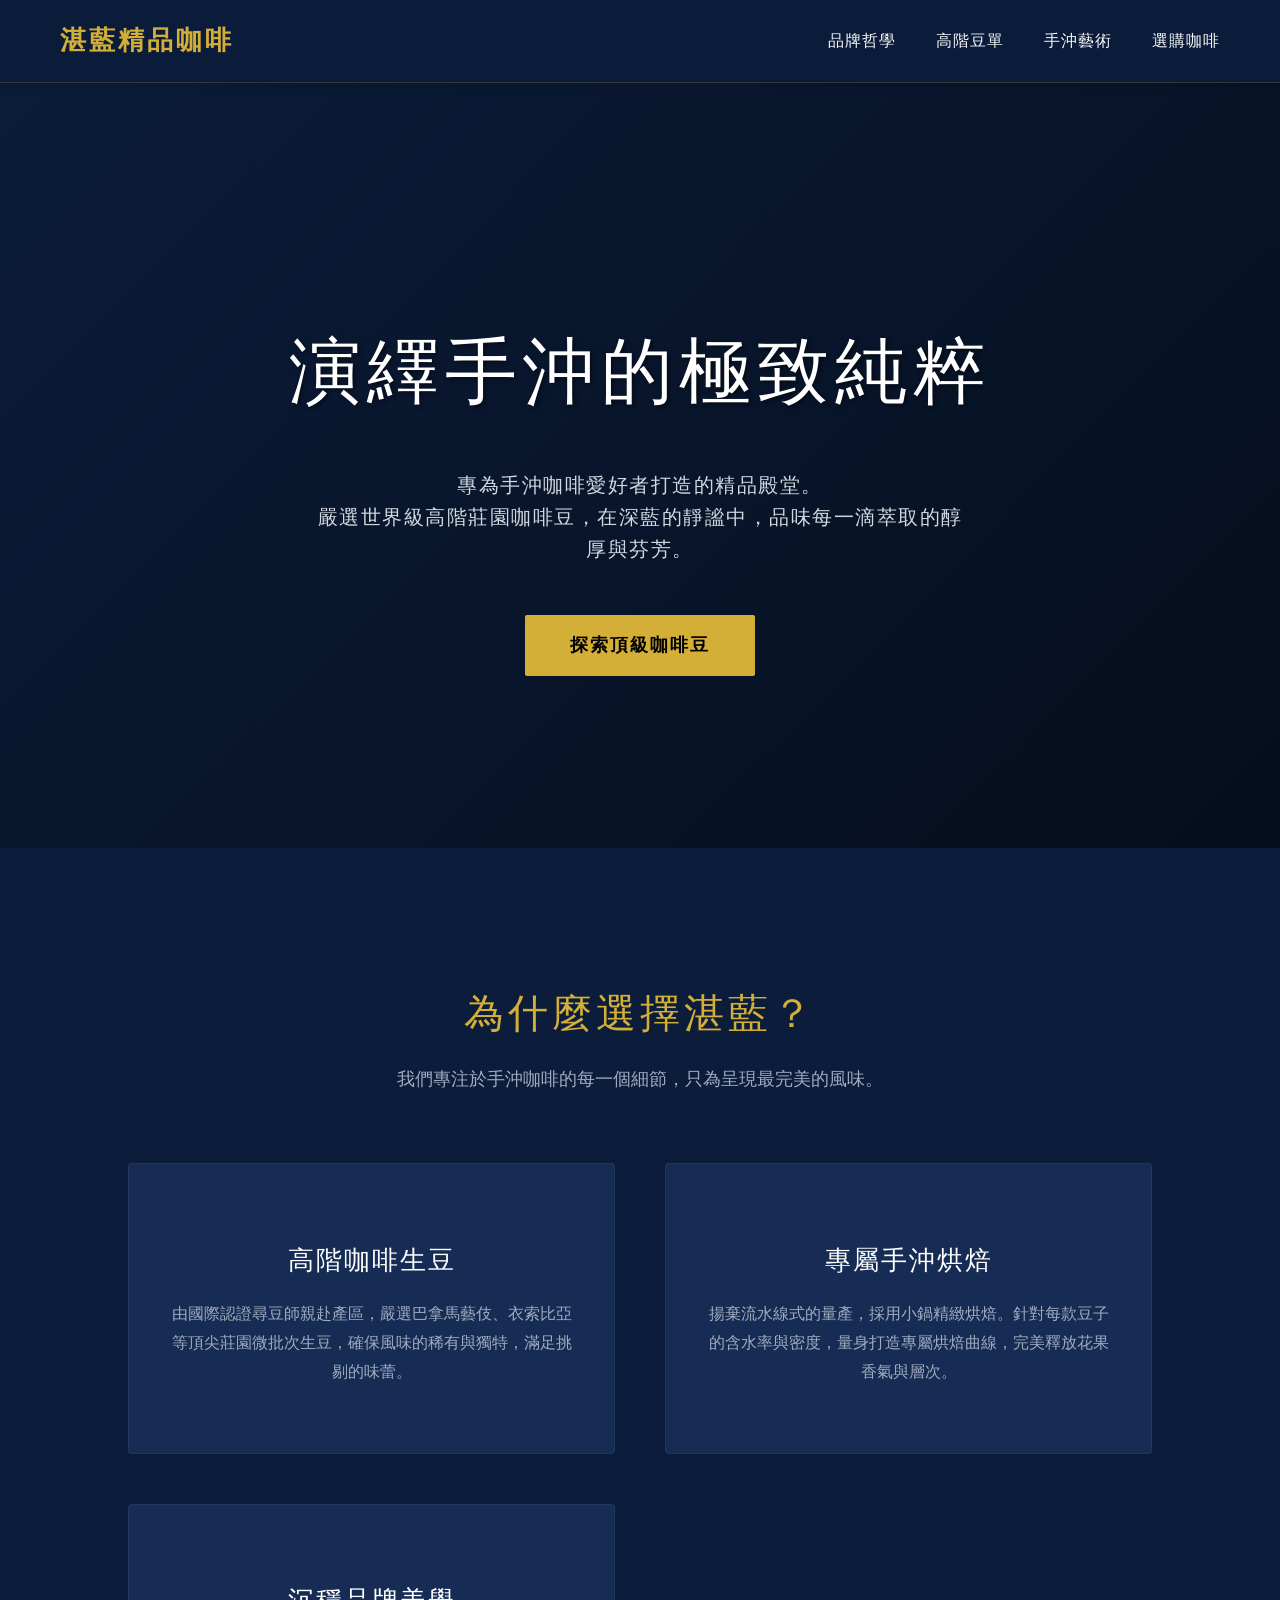
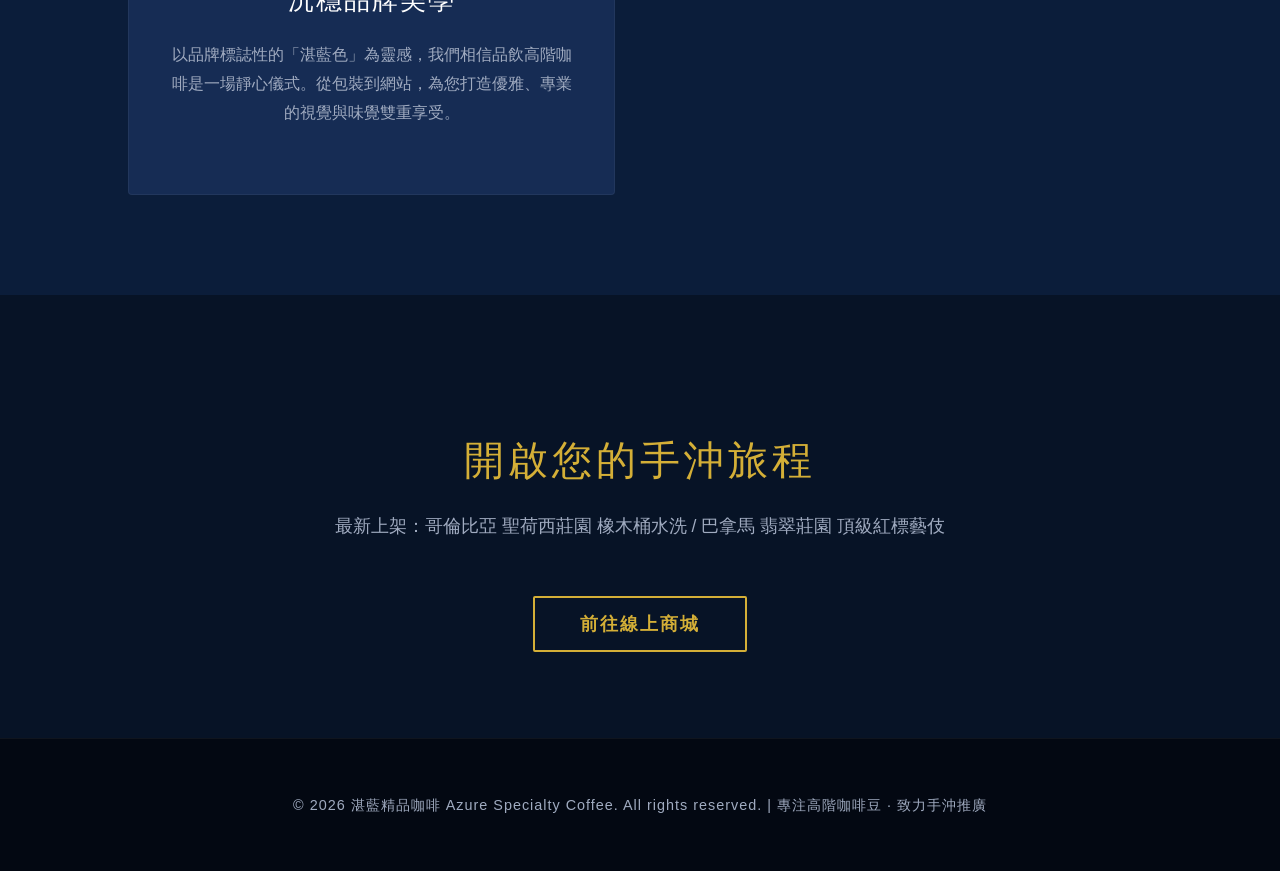
<file: w1/index.html>
<!DOCTYPE html>
<html lang="zh-TW">
<head>
    <meta charset="UTF-8">
    <meta name="viewport" content="width=device-width, initial-scale=1.0">
    <title>湛藍精品咖啡 | 頂級手沖咖啡</title>
    <style>
        :root {
            --primary-blue: #0b1d3a;
            --secondary-blue: #162c54;
            --accent-gold: #d4af37;
            --text-light: #f8f9fa;
            --text-dark: #a0abc0;
        }
        body {
            margin: 0;
            padding: 0;
            font-family: 'Helvetica Neue', Arial, 'Microsoft JhengHei', sans-serif;
            background-color: var(--primary-blue);
            color: var(--text-light);
            line-height: 1.6;
        }
        header {
            display: flex;
            justify-content: space-between;
            align-items: center;
            padding: 20px 60px;
            background-color: rgba(11, 29, 58, 0.98);
            position: sticky;
            top: 0;
            z-index: 1000;
            border-bottom: 1px solid rgba(212, 175, 55, 0.2);
            box-shadow: 0 4px 6px rgba(0,0,0,0.1);
        }
        .logo {
            font-size: 26px;
            font-weight: 700;
            color: var(--accent-gold);
            text-decoration: none;
            letter-spacing: 3px;
            display: flex;
            align-items: center;
            gap: 10px;
        }
        nav {
            display: flex;
            gap: 40px;
        }
        nav a {
            color: var(--text-light);
            text-decoration: none;
            font-size: 16px;
            letter-spacing: 1px;
            transition: color 0.3s ease;
        }
        nav a:hover {
            color: var(--accent-gold);
        }
        .hero {
            height: 85vh;
            display: flex;
            flex-direction: column;
            justify-content: center;
            align-items: center;
            text-align: center;
            background: linear-gradient(135deg, rgba(11,29,58,0.9) 0%, rgba(5,13,26,0.9) 100%), 
                        url('https://images.unsplash.com/photo-1497935586351-b67a49e012bf?ixlib=rb-1.2.1&auto=format&fit=crop&w=1920&q=80') no-repeat center center/cover;
            background-blend-mode: overlay;
            padding: 0 20px;
        }
        .hero h1 {
            font-size: 4.5rem;
            margin-bottom: 20px;
            letter-spacing: 6px;
            color: #ffffff;
            font-weight: 300;
            text-shadow: 2px 2px 4px rgba(0,0,0,0.5);
        }
        .hero p {
            font-size: 1.25rem;
            max-width: 650px;
            color: #d1d8e0;
            margin-bottom: 50px;
            letter-spacing: 1.5px;
        }
        .btn {
            padding: 16px 45px;
            background-color: var(--accent-gold);
            color: #000;
            text-decoration: none;
            font-size: 1.1rem;
            font-weight: bold;
            border-radius: 2px;
            transition: all 0.3s ease;
            letter-spacing: 2px;
        }
        .btn:hover {
            background-color: #fce28b;
            transform: translateY(-3px);
            box-shadow: 0 10px 20px rgba(0,0,0,0.2);
        }
        .section {
            padding: 100px 10%;
        }
        .section-title {
            text-align: center;
            font-size: 2.5rem;
            color: var(--accent-gold);
            margin-bottom: 20px;
            font-weight: 300;
            letter-spacing: 4px;
        }
        .section-subtitle {
            text-align: center;
            color: var(--text-dark);
            margin-bottom: 70px;
            font-size: 1.1rem;
        }
        .features {
            display: grid;
            grid-template-columns: repeat(auto-fit, minmax(320px, 1fr));
            gap: 50px;
        }
        .feature-card {
            background-color: var(--secondary-blue);
            padding: 50px 40px;
            border-radius: 4px;
            text-align: center;
            border: 1px solid rgba(255,255,255,0.05);
            transition: all 0.4s ease;
            position: relative;
            overflow: hidden;
        }
        .feature-card::before {
            content: '';
            position: absolute;
            top: 0; left: 0; width: 100%; height: 3px;
            background-color: var(--accent-gold);
            transform: scaleX(0);
            transition: transform 0.4s ease;
        }
        .feature-card:hover::before {
            transform: scaleX(1);
        }
        .feature-card:hover {
            transform: translateY(-10px);
            box-shadow: 0 15px 30px rgba(0,0,0,0.3);
            border-color: rgba(212, 175, 55, 0.3);
        }
        .feature-card h3 {
            font-size: 1.6rem;
            margin-bottom: 20px;
            color: #fff;
            font-weight: 400;
            letter-spacing: 2px;
        }
        .feature-card p {
            color: var(--text-dark);
            font-size: 1rem;
            line-height: 1.8;
        }
        .shop-section {
            background-color: #071326;
            text-align: center;
        }
        footer {
            text-align: center;
            padding: 40px;
            background-color: #030812;
            color: var(--text-dark);
            font-size: 0.9rem;
            border-top: 1px solid rgba(255,255,255,0.05);
            letter-spacing: 1px;
        }
    </style>
</head>
<body>
    <header>
        <a href="#" class="logo">湛藍精品咖啡</a>
        <nav>
            <a href="#about">品牌哲學</a>
            <a href="#beans">高階豆單</a>
            <a href="#brew">手沖藝術</a>
            <a href="#shop">選購咖啡</a>
        </nav>
    </header>

    <section class="hero">
        <h1>演繹手沖的極致純粹</h1>
        <p>專為手沖咖啡愛好者打造的精品殿堂。<br>嚴選世界級高階莊園咖啡豆，在深藍的靜謐中，品味每一滴萃取的醇厚與芬芳。</p>
        <a href="#shop" class="btn">探索頂級咖啡豆</a>
    </section>

    <section id="about" class="section">
        <h2 class="section-title">為什麼選擇湛藍？</h2>
        <p class="section-subtitle">我們專注於手沖咖啡的每一個細節，只為呈現最完美的風味。</p>
        
        <div class="features">
            <div class="feature-card">
                <h3>高階咖啡生豆</h3>
                <p>由國際認證尋豆師親赴產區，嚴選巴拿馬藝伎、衣索比亞等頂尖莊園微批次生豆，確保風味的稀有與獨特，滿足挑剔的味蕾。</p>
            </div>
            <div class="feature-card">
                <h3>專屬手沖烘焙</h3>
                <p>揚棄流水線式的量產，採用小鍋精緻烘焙。針對每款豆子的含水率與密度，量身打造專屬烘焙曲線，完美釋放花果香氣與層次。</p>
            </div>
            <div class="feature-card">
                <h3>沉穩品牌美學</h3>
                <p>以品牌標誌性的「湛藍色」為靈感，我們相信品飲高階咖啡是一場靜心儀式。從包裝到網站，為您打造優雅、專業的視覺與味覺雙重享受。</p>
            </div>
        </div>
    </section>

    <section id="shop" class="section shop-section">
        <h2 class="section-title">開啟您的手沖旅程</h2>
        <p class="section-subtitle">最新上架：哥倫比亞 聖荷西莊園 橡木桶水洗 / 巴拿馬 翡翠莊園 頂級紅標藝伎</p>
        <a href="#" class="btn" style="background-color: transparent; border: 2px solid var(--accent-gold); color: var(--accent-gold);">前往線上商城</a>
    </section>

    <footer>
        <p>&copy; 2026 湛藍精品咖啡 Azure Specialty Coffee. All rights reserved. | 專注高階咖啡豆 · 致力手沖推廣</p>
    </footer>
</body>
</html>
</file>
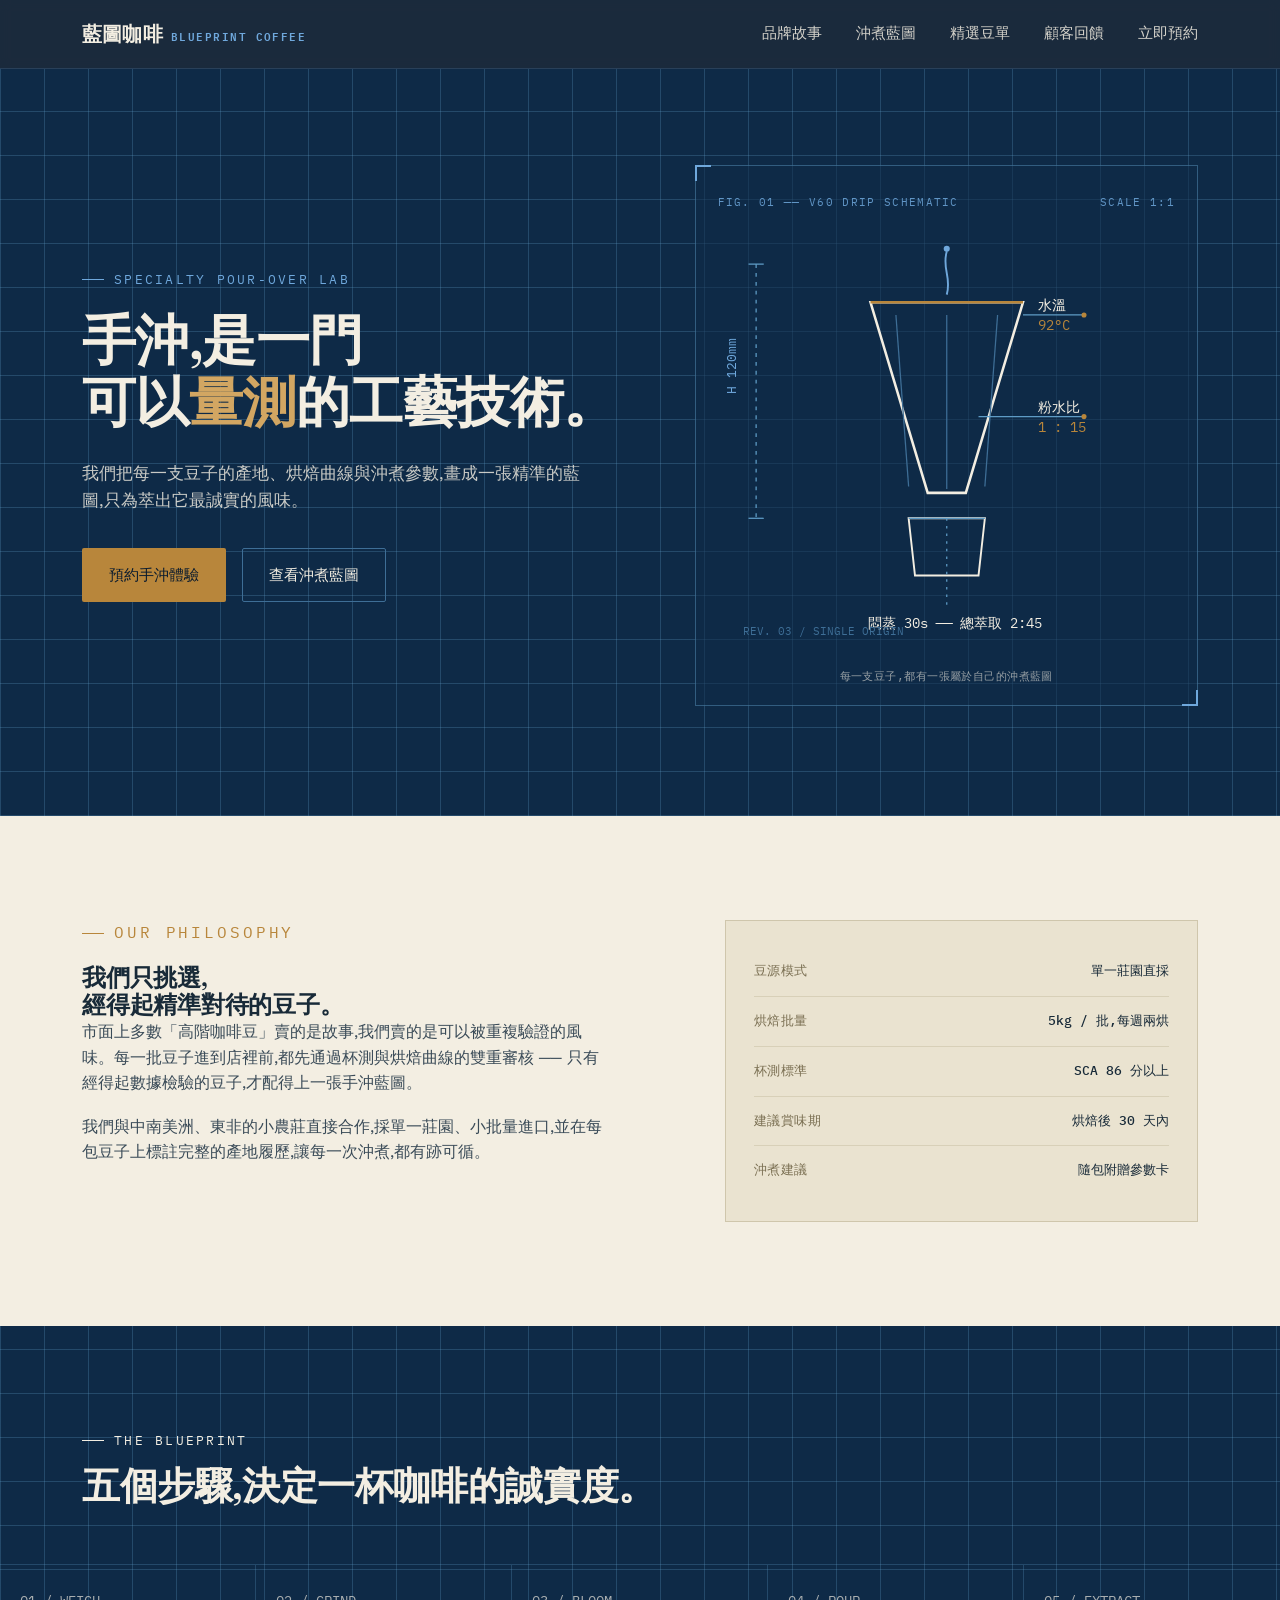
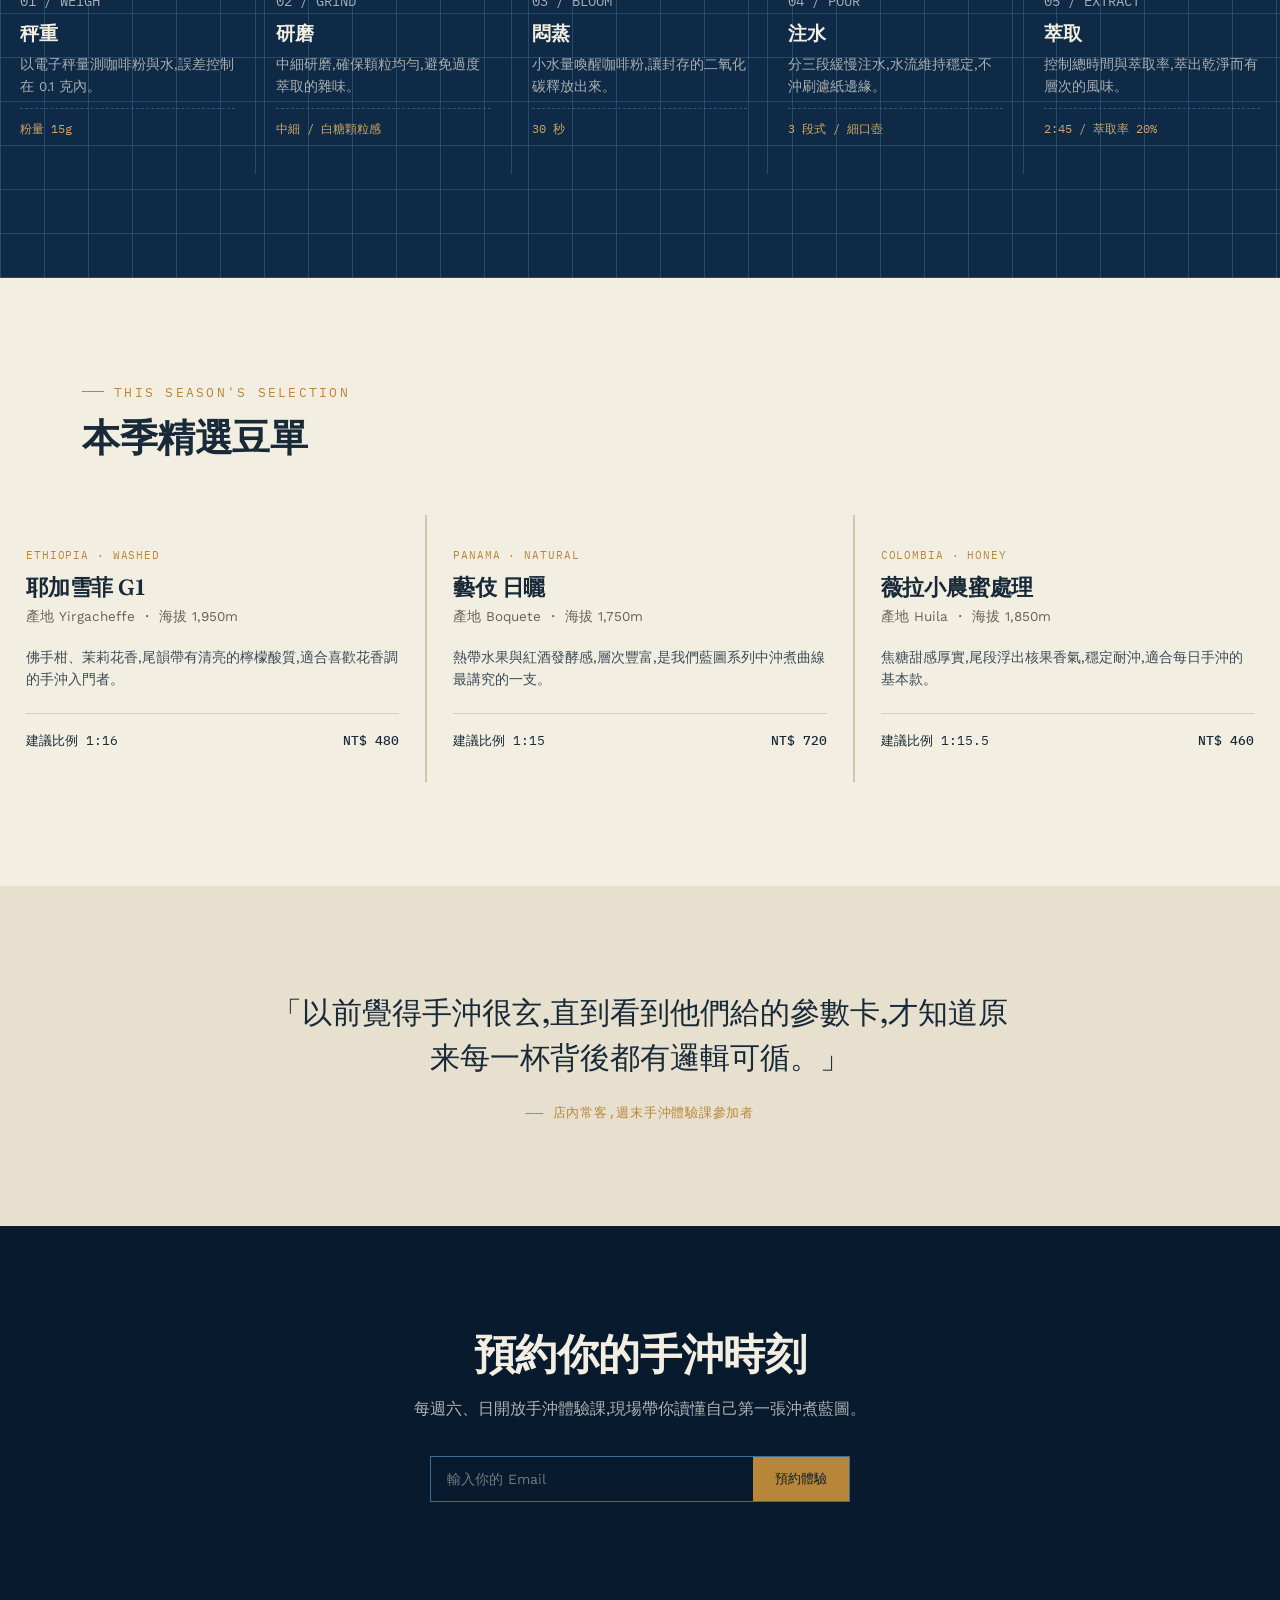
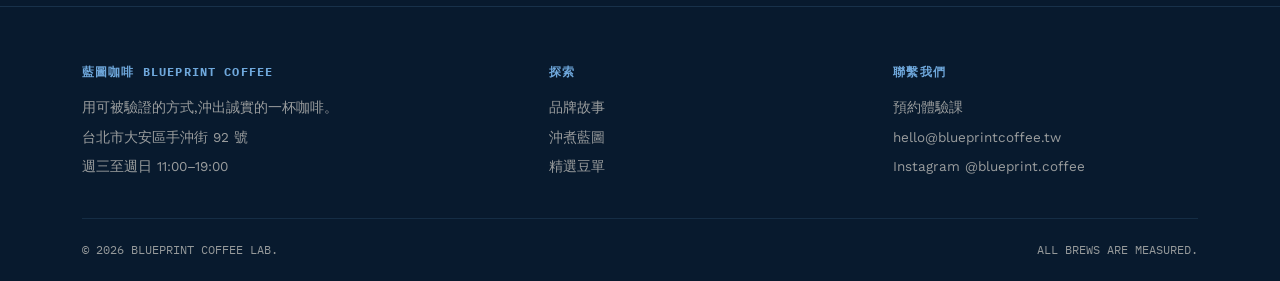
<file: week3/index.html>
<!DOCTYPE html>
<html lang="zh-Hant">
<head>
<meta charset="UTF-8">
<meta name="viewport" content="width=device-width, initial-scale=1.0">
<title>藍圖咖啡 Blueprint Coffee ── 精準手沖,誠實風味</title>
<link rel="preconnect" href="https://fonts.googleapis.com">
<link rel="preconnect" href="https://fonts.gstatic.com" crossorigin>
<link href="https://fonts.googleapis.com/css2?family=Fraunces:opsz,wght@9..144,400;9..144,500;9..144,600;9..144,700&family=Work+Sans:wght@300;400;500;600&family=IBM+Plex+Mono:wght@400;500&display=swap" rel="stylesheet">
<style>
  :root{
    --ink-black:#081A2E;
    --blueprint:#0E2A47;
    --blueprint-line:#3E6E96;
    --blueprint-line-soft:rgba(94,155,197,0.28);
    --paper:#F3EEE2;
    --paper-dim:#E7E0CE;
    --brass:#B8863B;
    --brass-light:#D2A662;
    --sky:#6FA8DC;
    --ink-on-paper:#182A38;
    --max-w:1180px;
  }

  *{margin:0;padding:0;box-sizing:border-box;}
  html{scroll-behavior:smooth;}
  body{
    font-family:'Work Sans', sans-serif;
    background:var(--paper);
    color:var(--ink-on-paper);
    line-height:1.6;
    -webkit-font-smoothing:antialiased;
  }
  a{color:inherit;text-decoration:none;}
  img,svg{display:block;max-width:100%;}
  .container{max-width:var(--max-w);margin:0 auto;padding:0 32px;}
  .eyebrow{
    font-family:'IBM Plex Mono', monospace;
    font-size:12.5px;
    letter-spacing:0.18em;
    text-transform:uppercase;
    display:flex;
    align-items:center;
    gap:10px;
  }
  .eyebrow::before{
    content:"";
    width:22px;height:1px;
    background:currentColor;
    display:inline-block;
  }
  h1,h2,h3{
    font-family:'Fraunces', serif;
    font-weight:600;
    line-height:1.15;
    letter-spacing:-0.01em;
  }
  .btn{
    display:inline-flex;
    align-items:center;
    gap:10px;
    padding:14px 26px;
    border-radius:2px;
    font-family:'Work Sans', sans-serif;
    font-size:15px;
    font-weight:500;
    border:1px solid transparent;
    cursor:pointer;
    transition:transform .25s ease, background .25s ease, border-color .25s ease, color .25s ease;
  }
  .btn:focus-visible{outline:2px solid var(--sky);outline-offset:3px;}
  .btn-primary{background:var(--brass);color:var(--ink-black);}
  .btn-primary:hover{background:var(--brass-light);transform:translateY(-1px);}
  .btn-ghost{border-color:var(--blueprint-line);color:var(--paper);}
  .btn-ghost:hover{border-color:var(--sky);color:var(--sky);}
  .btn-ghost.on-paper{border-color:var(--ink-on-paper);color:var(--ink-on-paper);}
  .btn-ghost.on-paper:hover{border-color:var(--brass);color:var(--brass);}

  /* ---------- NAV ---------- */
  header{
    position:sticky;top:0;z-index:50;
    background:rgba(8,26,46,0.92);
    backdrop-filter:blur(6px);
    border-bottom:1px solid rgba(94,155,197,0.2);
  }
  nav{
    max-width:var(--max-w);margin:0 auto;padding:18px 32px;
    display:flex;align-items:center;justify-content:space-between;
    color:var(--paper);
  }
  .logo{
    font-family:'Fraunces', serif;
    font-size:20px;font-weight:600;letter-spacing:0.01em;
    color:var(--paper);display:flex;align-items:baseline;gap:8px;
  }
  .logo span{
    font-family:'IBM Plex Mono', monospace;
    font-size:10.5px;letter-spacing:0.14em;color:var(--sky);
  }
  .nav-links{display:flex;gap:34px;font-size:14.5px;}
  .nav-links a{opacity:0.85;transition:opacity .2s;}
  .nav-links a:hover{opacity:1;color:var(--sky);}
  .nav-toggle{display:none;background:none;border:none;color:var(--paper);font-size:24px;cursor:pointer;}

  @media (max-width:860px){
    .nav-links{
      position:absolute;top:100%;left:0;right:0;
      background:var(--ink-black);
      flex-direction:column;gap:0;
      max-height:0;overflow:hidden;
      transition:max-height .3s ease;
    }
    .nav-links.open{max-height:320px;}
    .nav-links a{padding:16px 32px;border-top:1px solid rgba(94,155,197,0.15);}
    .nav-toggle{display:block;}
  }

  /* ---------- HERO ---------- */
  .hero{
    background:
      repeating-linear-gradient(0deg, var(--blueprint-line-soft) 0, var(--blueprint-line-soft) 1px, transparent 1px, transparent 44px),
      repeating-linear-gradient(90deg, var(--blueprint-line-soft) 0, var(--blueprint-line-soft) 1px, transparent 1px, transparent 44px),
      var(--blueprint);
    color:var(--paper);
    padding:96px 0 110px;
    position:relative;
    overflow:hidden;
  }
  .hero-grid{
    max-width:var(--max-w);margin:0 auto;padding:0 32px;
    display:grid;grid-template-columns:1.05fr 0.95fr;gap:56px;align-items:center;
  }
  .hero h1{font-size:clamp(34px,4.6vw,54px);margin:20px 0 26px;color:var(--paper);}
  .hero h1 em{font-style:normal;color:var(--brass-light);}
  .hero p.lede{font-size:17px;max-width:46ch;color:rgba(243,238,226,0.82);margin-bottom:34px;}
  .hero-cta{display:flex;gap:16px;flex-wrap:wrap;}
  .hero-eyebrow{color:var(--sky);margin-bottom:6px;}

  .blueprint-plate{
    position:relative;
    border:1px solid rgba(94,155,197,0.45);
    background:rgba(15,42,71,0.55);
    padding:28px 22px 20px;
  }
  .blueprint-plate::before,.blueprint-plate::after,
  .plate-corner-tl,.plate-corner-br{
    content:"";position:absolute;width:14px;height:14px;
    border-color:var(--sky);
  }
  .blueprint-plate::before{top:-1px;left:-1px;border-top:2px solid var(--sky);border-left:2px solid var(--sky);}
  .blueprint-plate::after{bottom:-1px;right:-1px;border-bottom:2px solid var(--sky);border-right:2px solid var(--sky);}
  .plate-label{
    font-family:'IBM Plex Mono', monospace;font-size:11px;letter-spacing:0.12em;
    color:var(--sky);display:flex;justify-content:space-between;margin-bottom:14px;opacity:0.85;
  }
  .plate-caption{
    font-family:'IBM Plex Mono', monospace;font-size:11px;color:rgba(243,238,226,0.6);
    text-align:center;margin-top:10px;letter-spacing:0.04em;
  }

  @media (max-width:900px){
    .hero-grid{grid-template-columns:1fr;}
    .hero{padding:64px 0 76px;}
  }

  /* ---------- SECTION SHARED ---------- */
  section{padding:104px 0;}
  .section-head{max-width:640px;margin-bottom:56px;}
  .section-head h2{font-size:clamp(26px,3.2vw,38px);margin-top:14px;}
  .on-dark{background:var(--ink-black);color:var(--paper);}
  .on-dark .eyebrow{color:var(--sky);}
  .on-paper .eyebrow{color:var(--brass);}

  /* ---------- ABOUT / SPEC SHEET ---------- */
  .about-grid{display:grid;grid-template-columns:1.1fr 0.9fr;gap:64px;align-items:start;}
  .about-grid p{font-size:16px;color:#3a4b58;max-width:52ch;margin-bottom:18px;}
  .spec-sheet{border:1px solid #cfc6ac;background:#EAE3D0;padding:26px 28px;}
  .spec-row{
    display:flex;justify-content:space-between;gap:20px;
    padding:14px 0;border-bottom:1px solid #d8d0b8;
    font-family:'IBM Plex Mono', monospace;font-size:13px;
  }
  .spec-row:last-child{border-bottom:none;}
  .spec-row dt{color:#7a6f52;letter-spacing:0.04em;}
  .spec-row dd{font-weight:500;color:var(--ink-on-paper);text-align:right;}

  @media (max-width:860px){ .about-grid{grid-template-columns:1fr;} }

  /* ---------- PROCESS BLUEPRINT ---------- */
  .process{
    background:
      repeating-linear-gradient(0deg, var(--blueprint-line-soft) 0, var(--blueprint-line-soft) 1px, transparent 1px, transparent 44px),
      repeating-linear-gradient(90deg, var(--blueprint-line-soft) 0, var(--blueprint-line-soft) 1px, transparent 1px, transparent 44px),
      var(--blueprint);
    color:var(--paper);
  }
  .steps{
    display:grid;grid-template-columns:repeat(5,1fr);gap:0;
    border-top:1px solid var(--blueprint-line-soft);
  }
  .step{
    padding:26px 20px;border-right:1px solid var(--blueprint-line-soft);position:relative;
  }
  .step:last-child{border-right:none;}
  .step-index{font-family:'IBM Plex Mono', monospace;font-size:12px;color:var(--sky);margin-bottom:14px;}
  .step h3{font-size:19px;color:var(--paper);margin-bottom:10px;font-weight:600;}
  .step p{font-size:13.5px;color:rgba(243,238,226,0.68);margin-bottom:10px;}
  .step .metric{
    font-family:'IBM Plex Mono', monospace;font-size:12px;color:var(--brass-light);
    border-top:1px dashed rgba(94,155,197,0.4);padding-top:10px;
  }
  @media (max-width:960px){
    .steps{grid-template-columns:1fr 1fr;}
    .step{border-right:1px solid var(--blueprint-line-soft);border-bottom:1px solid var(--blueprint-line-soft);}
    .step:nth-child(2n){border-right:none;}
  }
  @media (max-width:560px){
    .steps{grid-template-columns:1fr;}
    .step{border-right:none;}
  }

  /* ---------- BEANS ---------- */
  .bean-grid{display:grid;grid-template-columns:repeat(3,1fr);gap:2px;background:#cfc6ac;}
  .bean-card{
    background:var(--paper);padding:32px 26px;position:relative;
    display:flex;flex-direction:column;height:100%;
  }
  .bean-tag{
    font-family:'IBM Plex Mono', monospace;font-size:11px;color:var(--brass);
    letter-spacing:0.08em;margin-bottom:10px;
  }
  .bean-card h3{font-size:22px;margin-bottom:6px;}
  .bean-origin{font-size:13.5px;color:#6b6250;margin-bottom:18px;}
  .bean-notes{font-size:14px;color:#3a4b58;margin-bottom:22px;flex-grow:1;}
  .bean-meta{
    display:flex;justify-content:space-between;align-items:center;
    border-top:1px solid #d8d0b8;padding-top:16px;
    font-family:'IBM Plex Mono', monospace;font-size:12.5px;
  }
  .bean-price{color:var(--ink-on-paper);font-weight:500;}
  @media (max-width:900px){ .bean-grid{grid-template-columns:1fr 1fr;} }
  @media (max-width:600px){ .bean-grid{grid-template-columns:1fr;} }

  /* ---------- QUOTE ---------- */
  .quote-section{background:var(--paper-dim);}
  .quote-wrap{max-width:760px;margin:0 auto;text-align:center;}
  blockquote{
    font-family:'Fraunces', serif;font-size:clamp(22px,2.6vw,30px);
    font-weight:500;line-height:1.5;color:var(--ink-on-paper);margin-bottom:22px;
  }
  .quote-attr{font-family:'IBM Plex Mono', monospace;font-size:12.5px;color:var(--brass);letter-spacing:0.06em;}

  /* ---------- CTA / FOOTER ---------- */
  .cta-section{background:var(--ink-black);color:var(--paper);text-align:center;}
  .cta-section h2{font-size:clamp(28px,3.6vw,42px);margin-bottom:18px;}
  .cta-section p{color:rgba(243,238,226,0.72);max-width:48ch;margin:0 auto 34px;}
  .cta-form{
    display:flex;max-width:420px;margin:0 auto;gap:0;border:1px solid var(--blueprint-line);
  }
  .cta-form input{
    flex:1;background:transparent;border:none;padding:14px 16px;
    color:var(--paper);font-family:'Work Sans', sans-serif;font-size:14px;
  }
  .cta-form input::placeholder{color:rgba(243,238,226,0.45);}
  .cta-form input:focus{outline:none;}
  .cta-form button{
    background:var(--brass);color:var(--ink-black);border:none;
    padding:0 22px;font-weight:500;cursor:pointer;font-family:'Work Sans', sans-serif;
    transition:background .2s;
  }
  .cta-form button:hover{background:var(--brass-light);}

  footer{background:var(--ink-black);border-top:1px solid rgba(94,155,197,0.18);color:rgba(243,238,226,0.6);}
  .footer-grid{
    display:grid;grid-template-columns:1.4fr 1fr 1fr;gap:40px;padding:56px 0 32px;
    font-size:13.5px;
  }
  .footer-grid h4{
    font-family:'IBM Plex Mono', monospace;font-size:11.5px;letter-spacing:0.1em;
    color:var(--sky);margin-bottom:16px;text-transform:uppercase;
  }
  .footer-grid p, .footer-grid a{display:block;margin-bottom:8px;color:rgba(243,238,226,0.62);}
  .footer-grid a:hover{color:var(--paper);}
  .footer-bottom{
    border-top:1px solid rgba(94,155,197,0.15);padding:22px 0;
    font-family:'IBM Plex Mono', monospace;font-size:11.5px;
    display:flex;justify-content:space-between;flex-wrap:wrap;gap:10px;
  }
  @media (max-width:700px){ .footer-grid{grid-template-columns:1fr;} }

  /* ---------- REVEAL ---------- */
  .reveal{opacity:0;transform:translateY(18px);transition:opacity .7s ease, transform .7s ease;}
  .reveal.in{opacity:1;transform:translateY(0);}
  @media (prefers-reduced-motion: reduce){
    .reveal{opacity:1;transform:none;transition:none;}
    html{scroll-behavior:auto;}
  }
</style>
</head>
<body>

<header>
  <nav>
    <a href="#top" class="logo">藍圖咖啡<span>BLUEPRINT COFFEE</span></a>
    <button class="nav-toggle" id="navToggle" aria-label="開啟選單" aria-expanded="false">☰</button>
    <div class="nav-links" id="navLinks">
      <a href="#about">品牌故事</a>
      <a href="#process">沖煮藍圖</a>
      <a href="#beans">精選豆單</a>
      <a href="#quote">顧客回饋</a>
      <a href="#cta">立即預約</a>
    </div>
  </nav>
</header>

<section class="hero" id="top">
  <div class="hero-grid">
    <div>
      <p class="eyebrow hero-eyebrow">SPECIALTY POUR-OVER LAB</p>
      <h1>手沖,是一門<br>可以<em>量測</em>的工藝技術。</h1>
      <p class="lede">我們把每一支豆子的產地、烘焙曲線與沖煮參數,畫成一張精準的藍圖,只為萃出它最誠實的風味。</p>
      <div class="hero-cta">
        <a href="#cta" class="btn btn-primary">預約手沖體驗</a>
        <a href="#process" class="btn btn-ghost">查看沖煮藍圖</a>
      </div>
    </div>

    <div class="blueprint-plate reveal">
      <div class="plate-label"><span>FIG. 01 ── V60 DRIP SCHEMATIC</span><span>SCALE 1:1</span></div>
      <svg viewBox="0 0 360 340" xmlns="http://www.w3.org/2000/svg" role="img" aria-label="V60 手沖濾杯示意圖,標註水溫、粉水比、悶蒸與總萃取時間">
        <!-- dimension lines -->
        <line x1="30" y1="30" x2="30" y2="230" stroke="#5E9BC5" stroke-width="1" stroke-dasharray="3 4"/>
        <line x1="24" y1="30" x2="36" y2="30" stroke="#5E9BC5" stroke-width="1"/>
        <line x1="24" y1="230" x2="36" y2="230" stroke="#5E9BC5" stroke-width="1"/>
        <text x="14" y="132" fill="#6FA8DC" font-size="10" font-family="IBM Plex Mono, monospace" transform="rotate(-90 14 132)">H 120mm</text>

        <!-- dripper cone -->
        <path d="M120 60 L240 60 L195 210 L165 210 Z" fill="none" stroke="#F3EEE2" stroke-width="2"/>
        <path d="M120 60 L240 60" stroke="#B8863B" stroke-width="2"/>
        <!-- ribs -->
        <line x1="140" y1="70" x2="150" y2="205" stroke="#3E6E96" stroke-width="1"/>
        <line x1="180" y1="70" x2="180" y2="207" stroke="#3E6E96" stroke-width="1"/>
        <line x1="220" y1="70" x2="210" y2="205" stroke="#3E6E96" stroke-width="1"/>

        <!-- server -->
        <path d="M150 230 L210 230 L205 275 L155 275 Z" fill="none" stroke="#F3EEE2" stroke-width="1.5"/>
        <line x1="150" y1="230" x2="210" y2="230" stroke="#5E9BC5" stroke-width="1"/>

        <!-- pour line + droplets -->
        <path d="M180 20 C176 34, 184 40, 180 54" stroke="#6FA8DC" stroke-width="1.5" fill="none"/>
        <circle cx="180" cy="18" r="2.4" fill="#6FA8DC"/>

        <!-- annotation callouts -->
        <line x1="240" y1="70" x2="288" y2="70" stroke="#5E9BC5" stroke-width="1"/>
        <circle cx="288" cy="70" r="2" fill="#B8863B"/>
        <text x="252" y="66" fill="#F3EEE2" font-size="11" font-family="IBM Plex Mono, monospace">水溫</text>
        <text x="252" y="82" fill="#B8863B" font-size="11" font-family="IBM Plex Mono, monospace">92°C</text>

        <line x1="205" y1="150" x2="288" y2="150" stroke="#5E9BC5" stroke-width="1"/>
        <circle cx="288" cy="150" r="2" fill="#B8863B"/>
        <text x="252" y="146" fill="#F3EEE2" font-size="11" font-family="IBM Plex Mono, monospace">粉水比</text>
        <text x="252" y="162" fill="#B8863B" font-size="11" font-family="IBM Plex Mono, monospace">1 : 15</text>

        <line x1="180" y1="230" x2="180" y2="300" stroke="#5E9BC5" stroke-width="1" stroke-dasharray="2 4"/>
        <text x="118" y="316" fill="#F3EEE2" font-size="11" font-family="IBM Plex Mono, monospace">悶蒸 30s ── 總萃取 2:45</text>

        <!-- corner tick -->
        <text x="20" y="322" fill="#3E6E96" font-size="9" font-family="IBM Plex Mono, monospace">REV. 03 / SINGLE ORIGIN</text>
      </svg>
      <p class="plate-caption">每一支豆子,都有一張屬於自己的沖煮藍圖</p>
    </div>
  </div>
</section>

<section class="on-paper" id="about">
  <div class="container">
    <div class="about-grid">
      <div class="reveal">
        <p class="eyebrow">OUR PHILOSOPHY</p>
        <h2>我們只挑選,<br>經得起精準對待的豆子。</h2>
        <p>市面上多數「高階咖啡豆」賣的是故事,我們賣的是可以被重複驗證的風味。每一批豆子進到店裡前,都先通過杯測與烘焙曲線的雙重審核 ── 只有經得起數據檢驗的豆子,才配得上一張手沖藍圖。</p>
        <p>我們與中南美洲、東非的小農莊直接合作,採單一莊園、小批量進口,並在每包豆子上標註完整的產地履歷,讓每一次沖煮,都有跡可循。</p>
      </div>
      <dl class="spec-sheet reveal">
        <div class="spec-row"><dt>豆源模式</dt><dd>單一莊園直採</dd></div>
        <div class="spec-row"><dt>烘焙批量</dt><dd>5kg / 批,每週兩烘</dd></div>
        <div class="spec-row"><dt>杯測標準</dt><dd>SCA 86 分以上</dd></div>
        <div class="spec-row"><dt>建議賞味期</dt><dd>烘焙後 30 天內</dd></div>
        <div class="spec-row"><dt>沖煮建議</dt><dd>隨包附贈參數卡</dd></div>
      </dl>
    </div>
  </div>
</section>

<section class="process" id="process">
  <div class="container">
    <div class="section-head reveal">
      <p class="eyebrow">THE BLUEPRINT</p>
      <h2>五個步驟,決定一杯咖啡的誠實度。</h2>
    </div>
  </div>
  <div class="steps reveal">
    <div class="step">
      <p class="step-index">01 / WEIGH</p>
      <h3>秤重</h3>
      <p>以電子秤量測咖啡粉與水,誤差控制在 0.1 克內。</p>
      <p class="metric">粉量 15g</p>
    </div>
    <div class="step">
      <p class="step-index">02 / GRIND</p>
      <h3>研磨</h3>
      <p>中細研磨,確保顆粒均勻,避免過度萃取的雜味。</p>
      <p class="metric">中細 / 白糖顆粒感</p>
    </div>
    <div class="step">
      <p class="step-index">03 / BLOOM</p>
      <h3>悶蒸</h3>
      <p>小水量喚醒咖啡粉,讓封存的二氧化碳釋放出來。</p>
      <p class="metric">30 秒</p>
    </div>
    <div class="step">
      <p class="step-index">04 / POUR</p>
      <h3>注水</h3>
      <p>分三段緩慢注水,水流維持穩定,不沖刷濾紙邊緣。</p>
      <p class="metric">3 段式 / 細口壺</p>
    </div>
    <div class="step">
      <p class="step-index">05 / EXTRACT</p>
      <h3>萃取</h3>
      <p>控制總時間與萃取率,萃出乾淨而有層次的風味。</p>
      <p class="metric">2:45 / 萃取率 20%</p>
    </div>
  </div>
</section>

<section class="on-paper" id="beans">
  <div class="container">
    <div class="section-head reveal">
      <p class="eyebrow">THIS SEASON'S SELECTION</p>
      <h2>本季精選豆單</h2>
    </div>
  </div>
  <div class="bean-grid reveal">
    <div class="bean-card">
      <p class="bean-tag">ETHIOPIA · WASHED</p>
      <h3>耶加雪菲 G1</h3>
      <p class="bean-origin">產地 Yirgacheffe ・ 海拔 1,950m</p>
      <p class="bean-notes">佛手柑、茉莉花香,尾韻帶有清亮的檸檬酸質,適合喜歡花香調的手沖入門者。</p>
      <div class="bean-meta"><span>建議比例 1:16</span><span class="bean-price">NT$ 480</span></div>
    </div>
    <div class="bean-card">
      <p class="bean-tag">PANAMA · NATURAL</p>
      <h3>藝伎 日曬</h3>
      <p class="bean-origin">產地 Boquete ・ 海拔 1,750m</p>
      <p class="bean-notes">熱帶水果與紅酒發酵感,層次豐富,是我們藍圖系列中沖煮曲線最講究的一支。</p>
      <div class="bean-meta"><span>建議比例 1:15</span><span class="bean-price">NT$ 720</span></div>
    </div>
    <div class="bean-card">
      <p class="bean-tag">COLOMBIA · HONEY</p>
      <h3>薇拉小農蜜處理</h3>
      <p class="bean-origin">產地 Huila ・ 海拔 1,850m</p>
      <p class="bean-notes">焦糖甜感厚實,尾段浮出核果香氣,穩定耐沖,適合每日手沖的基本款。</p>
      <div class="bean-meta"><span>建議比例 1:15.5</span><span class="bean-price">NT$ 460</span></div>
    </div>
  </div>
</section>

<section class="quote-section" id="quote">
  <div class="container">
    <div class="quote-wrap reveal">
      <blockquote>「以前覺得手沖很玄,直到看到他們給的參數卡,才知道原来每一杯背後都有邏輯可循。」</blockquote>
      <p class="quote-attr">── 店內常客,週末手沖體驗課參加者</p>
    </div>
  </div>
</section>

<section class="cta-section" id="cta">
  <div class="container">
    <h2 class="reveal">預約你的手沖時刻</h2>
    <p class="reveal">每週六、日開放手沖體驗課,現場帶你讀懂自己第一張沖煮藍圖。</p>
    <form class="cta-form reveal" onsubmit="event.preventDefault(); this.querySelector('button').textContent='已收到,我們會盡快聯繫';">
      <input type="email" placeholder="輸入你的 Email" required aria-label="Email">
      <button type="submit">預約體驗</button>
    </form>
  </div>
</section>

<footer>
  <div class="container">
    <div class="footer-grid">
      <div>
        <h4>藍圖咖啡 BLUEPRINT COFFEE</h4>
        <p>用可被驗證的方式,沖出誠實的一杯咖啡。</p>
        <p>台北市大安區手沖街 92 號</p>
        <p>週三至週日 11:00–19:00</p>
      </div>
      <div>
        <h4>探索</h4>
        <a href="#about">品牌故事</a>
        <a href="#process">沖煮藍圖</a>
        <a href="#beans">精選豆單</a>
      </div>
      <div>
        <h4>聯繫我們</h4>
        <a href="#cta">預約體驗課</a>
        <a href="mailto:hello@blueprintcoffee.tw">hello@blueprintcoffee.tw</a>
        <a href="#top">Instagram @blueprint.coffee</a>
      </div>
    </div>
    <div class="footer-bottom">
      <span>© 2026 BLUEPRINT COFFEE LAB.</span>
      <span>ALL BREWS ARE MEASURED.</span>
    </div>
  </div>
</footer>

<script>
  // mobile nav toggle
  const navToggle = document.getElementById('navToggle');
  const navLinks = document.getElementById('navLinks');
  navToggle.addEventListener('click', () => {
    const isOpen = navLinks.classList.toggle('open');
    navToggle.setAttribute('aria-expanded', isOpen);
  });
  navLinks.querySelectorAll('a').forEach(a => a.addEventListener('click', () => {
    navLinks.classList.remove('open');
    navToggle.setAttribute('aria-expanded', 'false');
  }));

  // scroll reveal
  const prefersReduced = window.matchMedia('(prefers-reduced-motion: reduce)').matches;
  if (!prefersReduced && 'IntersectionObserver' in window) {
    const io = new IntersectionObserver((entries) => {
      entries.forEach(entry => {
        if (entry.isIntersecting) {
          entry.target.classList.add('in');
          io.unobserve(entry.target);
        }
      });
    }, { threshold: 0.15 });
    document.querySelectorAll('.reveal').forEach(el => io.observe(el));
  } else {
    document.querySelectorAll('.reveal').forEach(el => el.classList.add('in'));
  }
</script>

</body>
</html>
</file>
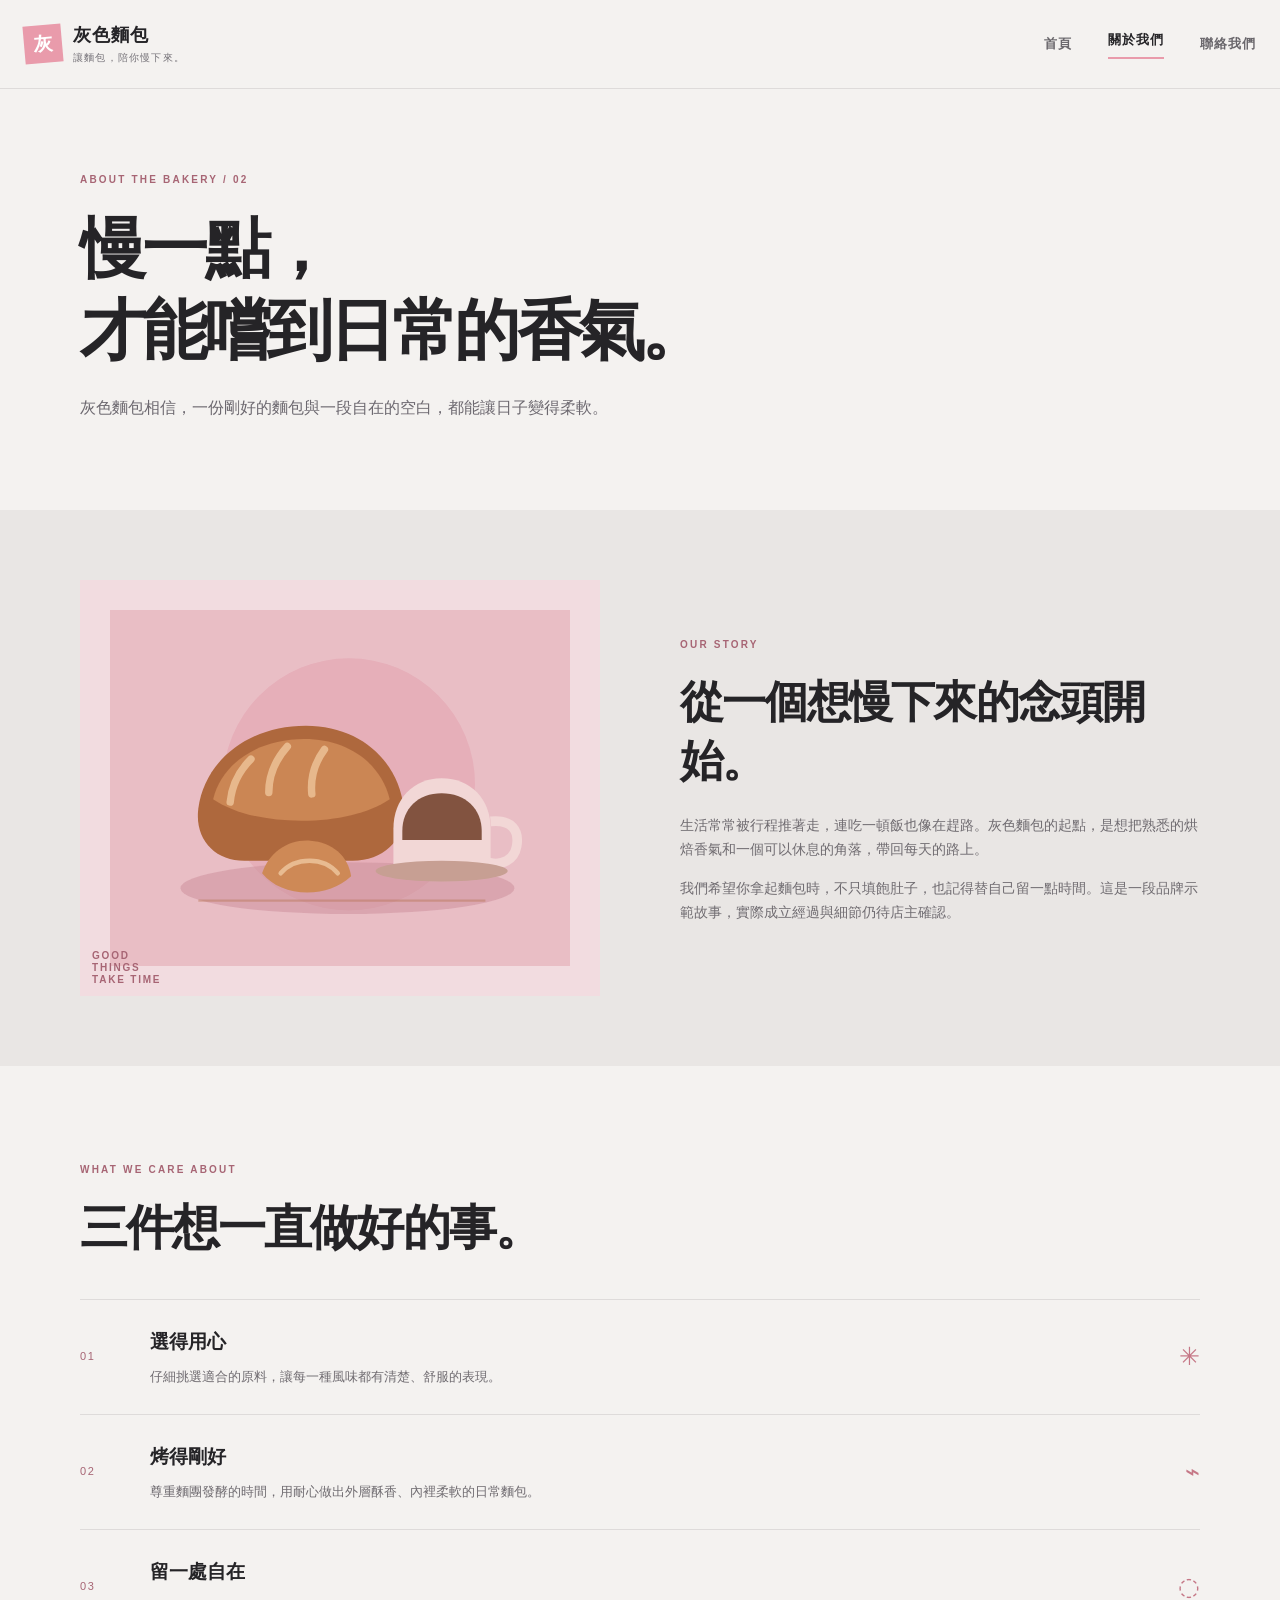
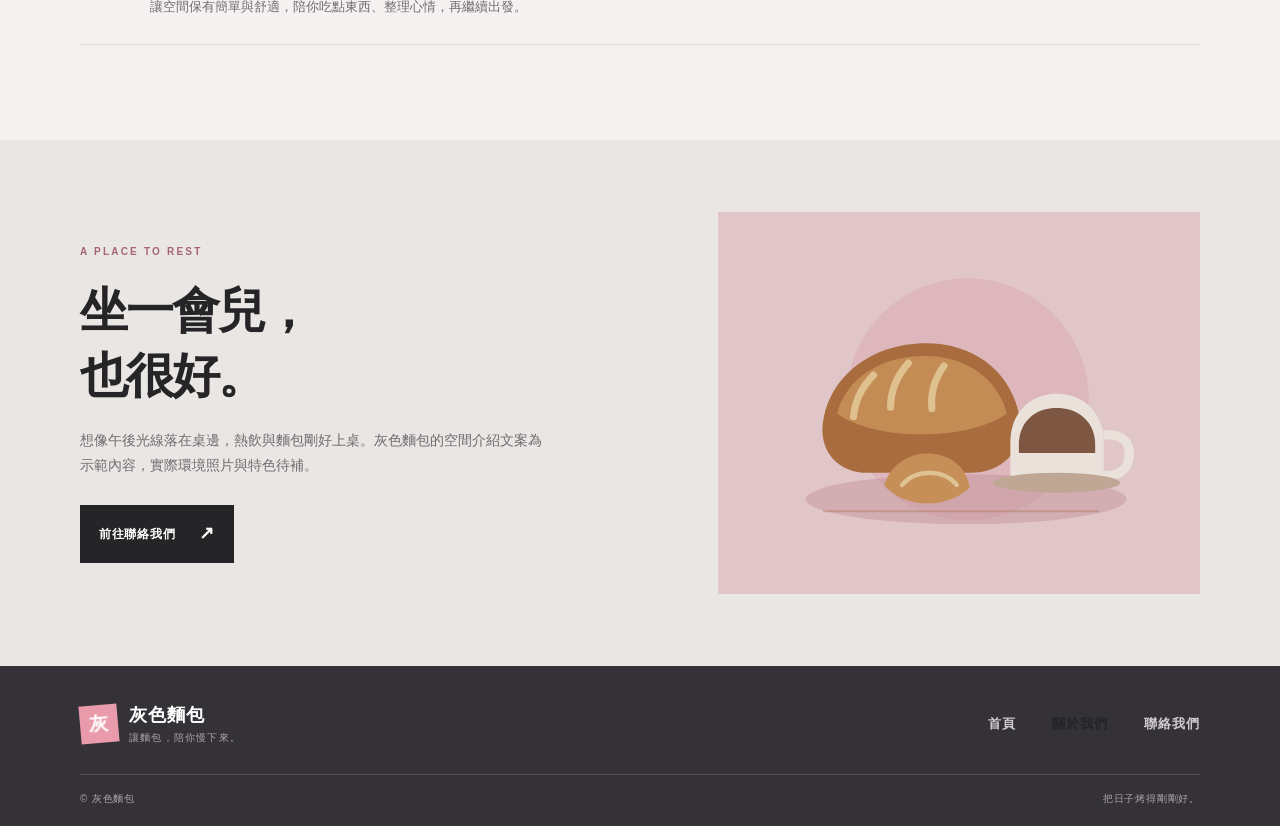
<file: pages/about.html>
<!doctype html>
<html lang="zh-Hant">
<head>
  <meta charset="utf-8">
  <meta name="viewport" content="width=device-width, initial-scale=1">
  <meta name="description" content="認識灰色麵包的品牌故事與經營理念。">
  <title>關於我們｜灰色麵包</title>
  <link rel="stylesheet" href="assets/css/site.css">
  <script src="assets/js/site.js" defer></script>
</head>
<body>
  <a class="skip-link" href="#main">跳至主要內容</a>
  <header class="site-header">
    <div class="header-inner">
      <a class="brand" href="index.html" aria-label="灰色麵包首頁">
        <span class="brand-mark" aria-hidden="true">灰</span>
        <span>灰色麵包<small>讓麵包，陪你慢下來。</small></span>
      </a>
      <button class="menu-toggle" type="button" aria-expanded="false" aria-controls="primary-nav">
        <span></span><span></span><span class="sr-only">開啟或關閉導覽選單</span>
      </button>
      <nav class="primary-nav" id="primary-nav" aria-label="主要導覽">
        <a href="index.html">首頁</a>
        <a href="about.html" aria-current="page">關於我們</a>
        <a href="contact.html">聯絡我們</a>
      </nav>
    </div>
  </header>
  <main id="main">
    <section class="page-hero wrap">
      <p class="eyebrow">ABOUT THE BAKERY / 02</p>
      <h1>慢一點，<br>才能嚐到日常的香氣。</h1>
      <p class="lead">灰色麵包相信，一份剛好的麵包與一段自在的空白，都能讓日子變得柔軟。</p>
    </section>

    <section class="story-section">
      <div class="wrap story-grid">
        <div class="story-art">
          <img src="assets/images/bread-still-life.svg" alt="以麵包與熱飲描繪悠閒烘焙時光">
          <span class="art-stamp">GOOD<br>THINGS<br>TAKE TIME</span>
        </div>
        <div class="story-copy">
          <p class="eyebrow">OUR STORY</p>
          <h2>從一個想慢下來的念頭開始。</h2>
          <p>生活常常被行程推著走，連吃一頓飯也像在趕路。灰色麵包的起點，是想把熟悉的烘焙香氣和一個可以休息的角落，帶回每天的路上。</p>
          <p>我們希望你拿起麵包時，不只填飽肚子，也記得替自己留一點時間。這是一段品牌示範故事，實際成立經過與細節仍待店主確認。</p>
        </div>
      </div>
    </section>

    <section class="values-section wrap">
      <div class="section-heading">
        <p class="eyebrow">WHAT WE CARE ABOUT</p>
        <h2>三件想一直做好的事。</h2>
      </div>
      <div class="value-list">
        <article>
          <span>01</span>
          <div><h3>選得用心</h3><p>仔細挑選適合的原料，讓每一種風味都有清楚、舒服的表現。</p></div>
          <span class="value-symbol" aria-hidden="true">✳</span>
        </article>
        <article>
          <span>02</span>
          <div><h3>烤得剛好</h3><p>尊重麵團發酵的時間，用耐心做出外層酥香、內裡柔軟的日常麵包。</p></div>
          <span class="value-symbol" aria-hidden="true">⌁</span>
        </article>
        <article>
          <span>03</span>
          <div><h3>留一處自在</h3><p>讓空間保有簡單與舒適，陪你吃點東西、整理心情，再繼續出發。</p></div>
          <span class="value-symbol" aria-hidden="true">◌</span>
        </article>
      </div>
    </section>

    <section class="environment">
      <div class="wrap environment-grid">
        <div>
          <p class="eyebrow">A PLACE TO REST</p>
          <h2>坐一會兒，<br>也很好。</h2>
          <p>想像午後光線落在桌邊，熱飲與麵包剛好上桌。灰色麵包的空間介紹文案為示範內容，實際環境照片與特色待補。</p>
          <a class="button button-dark" href="contact.html">前往聯絡我們 <span aria-hidden="true">↗</span></a>
        </div>
        <img src="assets/images/bread-still-life.svg" alt="以插畫作為烘焙與休憩環境的示意圖">
      </div>
    </section>
  </main>
  <footer class="site-footer">
    <div class="wrap footer-top">
      <a class="brand footer-brand" href="index.html">
        <span class="brand-mark" aria-hidden="true">灰</span>
        <span>灰色麵包<small>讓麵包，陪你慢下來。</small></span>
      </a>
      <nav class="footer-nav" aria-label="頁尾導覽">
        <a href="index.html">首頁</a>
        <a href="about.html" aria-current="page">關於我們</a>
        <a href="contact.html">聯絡我們</a>
      </nav>
    </div>
    <div class="wrap footer-bottom">
      <span>© 灰色麵包</span>
      <span>把日子烤得剛剛好。</span>
    </div>
  </footer>
</body>
</html>
</file>
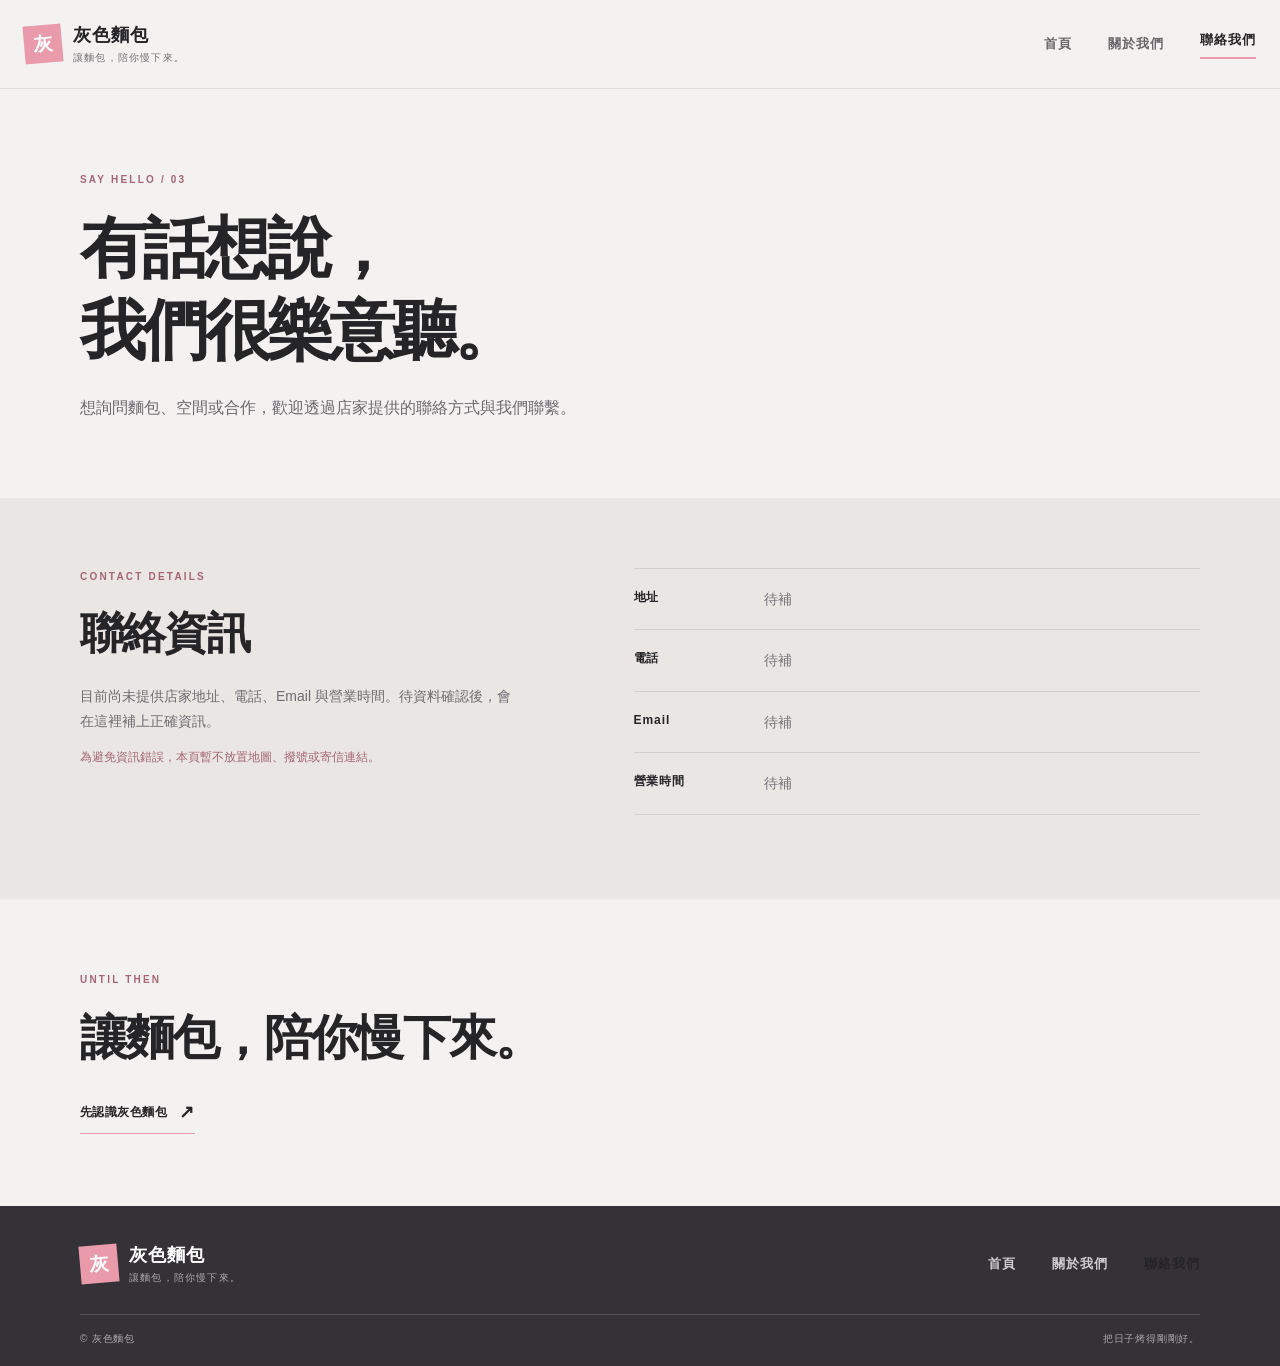
<file: pages/contact.html>
<!doctype html>
<html lang="zh-Hant">
<head><meta charset="utf-8"><meta name="viewport" content="width=device-width, initial-scale=1"><meta name="description" content="聯絡灰色麵包，地址、電話、Email 與營業時間待提供。"><title>聯絡我們｜灰色麵包</title><link rel="stylesheet" href="assets/css/site.css"><script src="assets/js/site.js" defer></script></head>
<body><a class="skip-link" href="#main">跳至主要內容</a><header class="site-header"><div class="header-inner"><a class="brand" href="index.html" aria-label="灰色麵包首頁"><span class="brand-mark" aria-hidden="true">灰</span><span>灰色麵包<small>讓麵包，陪你慢下來。</small></span></a><button class="menu-toggle" type="button" aria-expanded="false" aria-controls="primary-nav"><span></span><span></span><span class="sr-only">切換導覽選單</span></button><nav class="primary-nav" id="primary-nav" aria-label="主要導覽"><a href="index.html">首頁</a><a href="about.html">關於我們</a><a href="contact.html" aria-current="page">聯絡我們</a></nav></div></header>
<main id="main"><section class="page-hero contact-hero wrap"><p class="eyebrow">SAY HELLO / 03</p><h1>有話想說，<br>我們很樂意聽。</h1><p class="lead">想詢問麵包、空間或合作，歡迎透過店家提供的聯絡方式與我們聯繫。</p></section><section class="contact-section"><div class="wrap contact-grid"><div class="contact-intro"><p class="eyebrow">CONTACT DETAILS</p><h2>聯絡資訊</h2><p>目前尚未提供店家地址、電話、Email 與營業時間。待資料確認後，會在這裡補上正確資訊。</p><p class="contact-note">為避免資訊錯誤，本頁暫不放置地圖、撥號或寄信連結。</p></div><dl class="contact-details"><div><dt>地址</dt><dd>待補</dd></div><div><dt>電話</dt><dd>待補</dd></div><div><dt>Email</dt><dd>待補</dd></div><div><dt>營業時間</dt><dd>待補</dd></div></dl></div></section><section class="contact-end"><div class="wrap"><p class="eyebrow">UNTIL THEN</p><h2>讓麵包，陪你慢下來。</h2><a class="under-link" href="about.html">先認識灰色麵包 <span aria-hidden="true">↗</span></a></div></section></main>
<footer class="site-footer"><div class="wrap footer-top"><a class="brand footer-brand" href="index.html"><span class="brand-mark" aria-hidden="true">灰</span><span>灰色麵包<small>讓麵包，陪你慢下來。</small></span></a><nav class="footer-nav" aria-label="頁尾導覽"><a href="index.html">首頁</a><a href="about.html">關於我們</a><a href="contact.html" aria-current="page">聯絡我們</a></nav></div><div class="wrap footer-bottom"><span>© 灰色麵包</span><span>把日子烤得剛剛好。</span></div></footer></body></html>
</file>
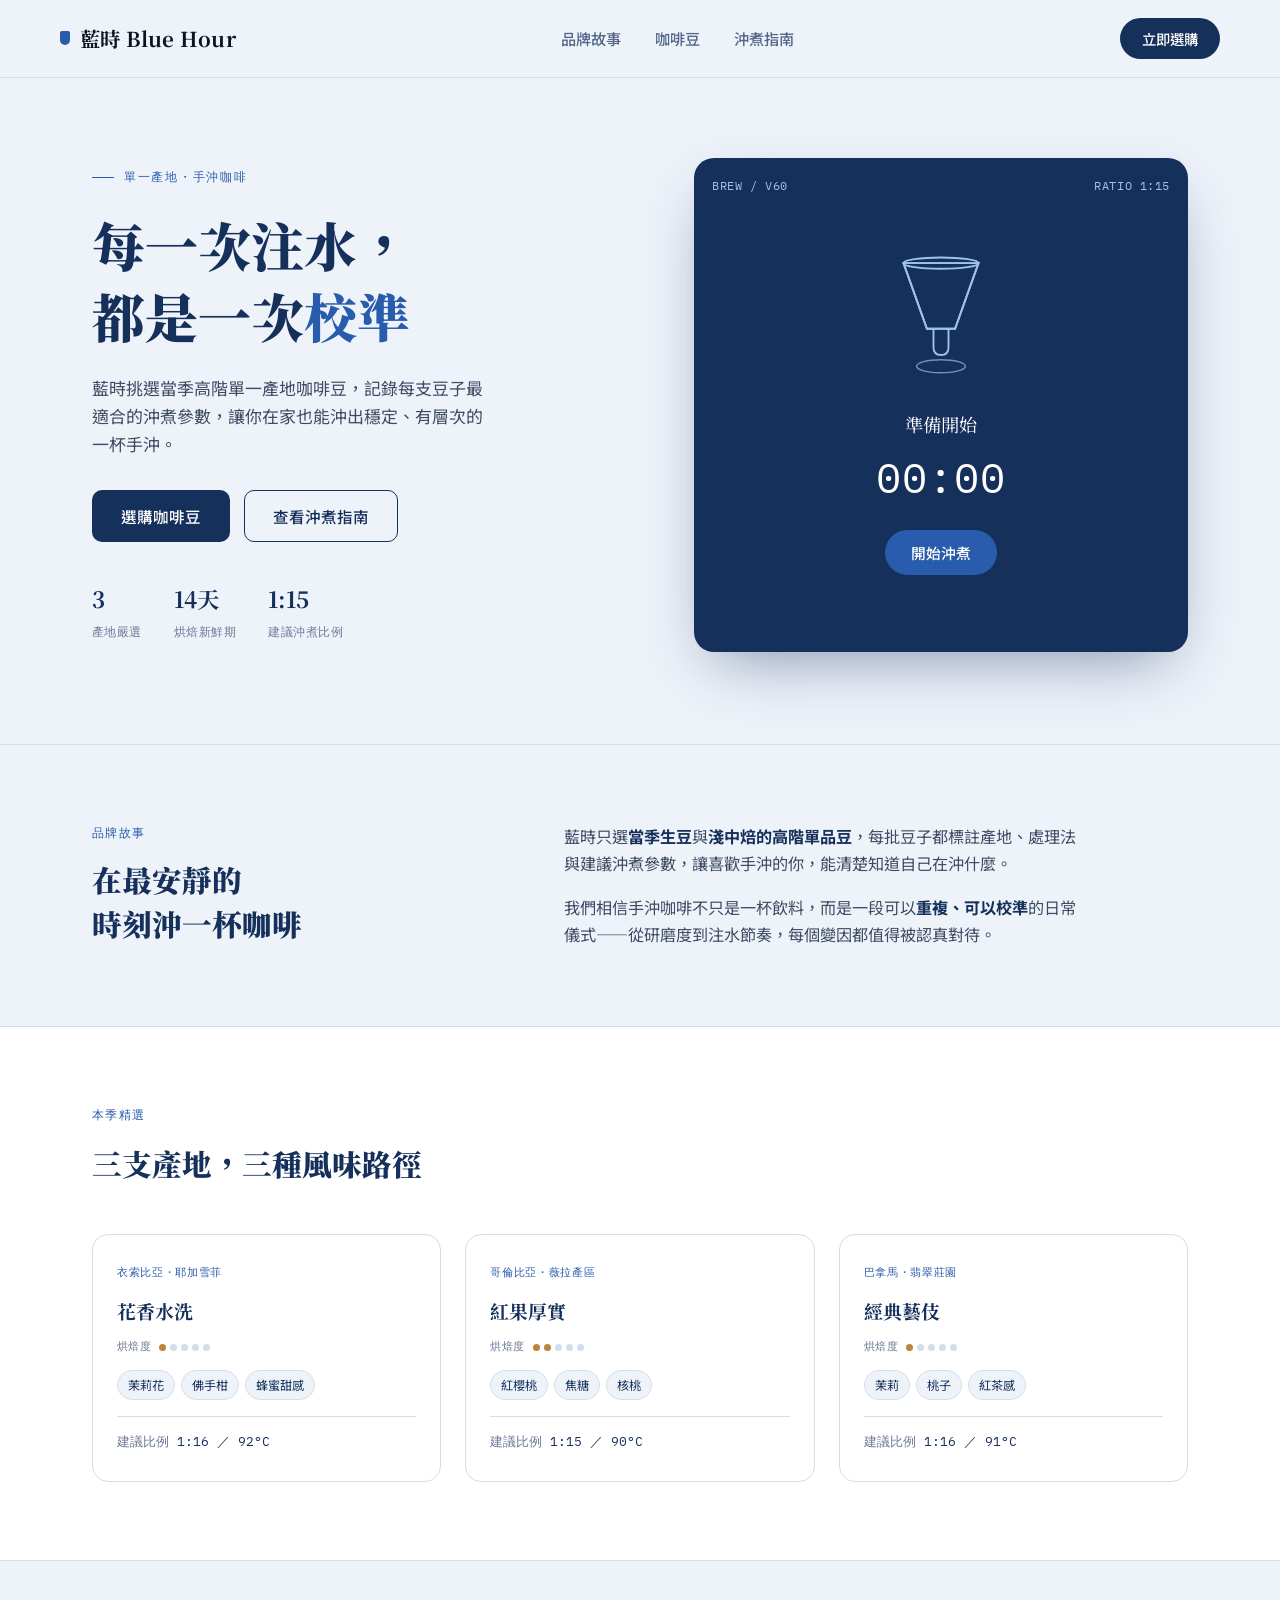
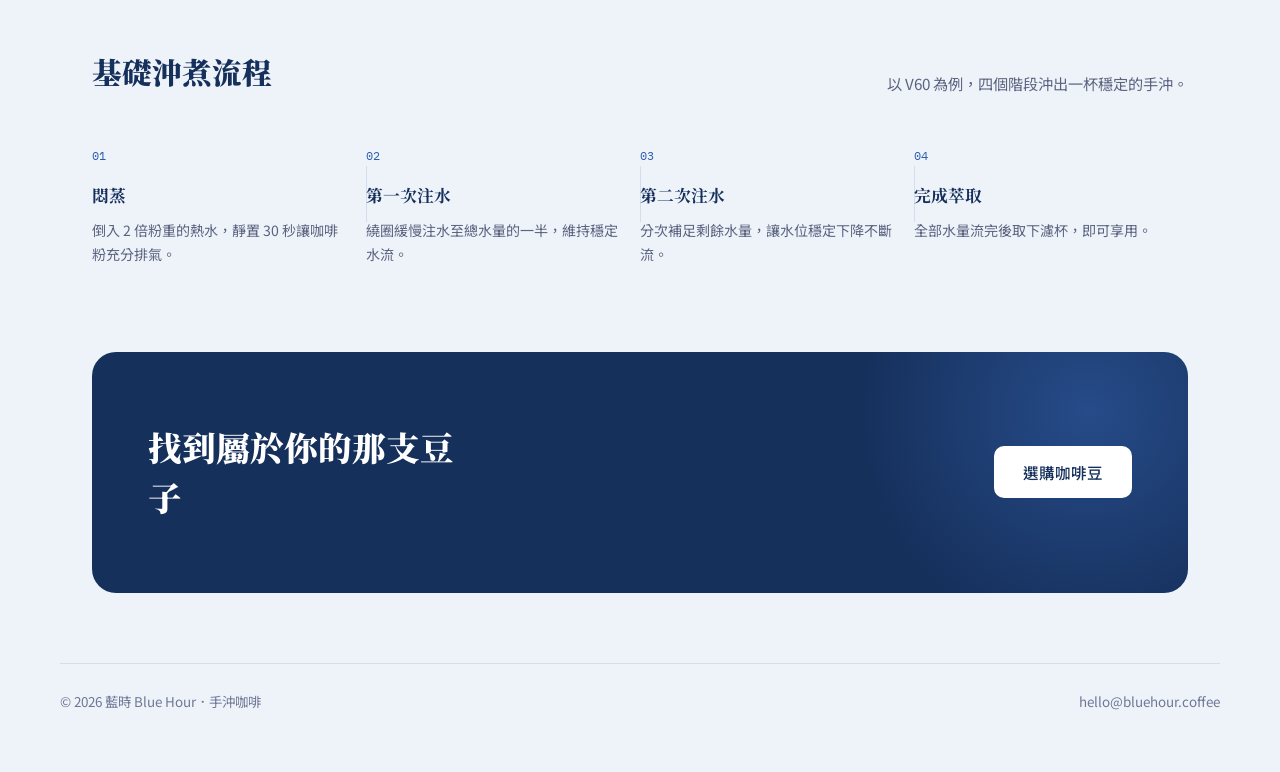
<file: w1/claude.html>
<!DOCTYPE html>
<html lang="zh-Hant">
<head>
<meta charset="UTF-8">
<meta name="viewport" content="width=device-width, initial-scale=1.0">
<title>藍時 Blue Hour｜手沖咖啡</title>
<link rel="preconnect" href="https://fonts.googleapis.com">
<link rel="preconnect" href="https://fonts.gstatic.com" crossorigin>
<link href="https://fonts.googleapis.com/css2?family=Noto+Serif+TC:wght@500;700;900&family=Noto+Sans+TC:wght@400;500;700&family=IBM+Plex+Mono:wght@400;500&display=swap" rel="stylesheet">
<style>
  :root{
    --ink: #0B1220;
    --deep: #16305C;
    --blue: #2A5CAD;
    --blue-bright: #3E74CC;
    --paper: #EEF3FA;
    --mist: #D3DEEC;
    --white: #FFFFFF;
    --roast: #B9843E;

    --display: 'Noto Serif TC', serif;
    --body: 'Noto Sans TC', sans-serif;
    --mono: 'IBM Plex Mono', monospace;
  }

  *{ box-sizing:border-box; margin:0; padding:0; }
  html{ scroll-behavior:smooth; }
  body{
    background: var(--paper);
    color: var(--ink);
    font-family: var(--body);
    line-height:1.65;
    -webkit-font-smoothing:antialiased;
  }
  a{ color:inherit; text-decoration:none; }
  ul{ list-style:none; }
  button{ font-family:inherit; cursor:pointer; }
  :focus-visible{ outline:2px solid var(--blue); outline-offset:3px; border-radius:4px; }

  .wrap{ max-width:1160px; margin:0 auto; padding:0 32px; }

  /* NAV */
  header.site{
    position:sticky; top:0; z-index:50;
    background: rgba(238,243,250,0.88);
    backdrop-filter: blur(10px);
    border-bottom:1px solid var(--mist);
  }
  .nav{ display:flex; align-items:center; justify-content:space-between; padding:18px 0; }
  .logo{ font-family:var(--display); font-weight:700; font-size:1.28rem; letter-spacing:0.02em; display:flex; align-items:center; gap:10px; }
  .logo .mark{ width:10px; height:14px; background:var(--blue); border-radius:2px 2px 6px 6px; }
  .nav-links{ display:flex; gap:34px; font-size:0.95rem; font-weight:500; color:var(--deep); }
  .nav-links a{ opacity:0.72; transition:opacity .15s ease; }
  .nav-links a:hover{ opacity:1; }
  .nav-cta{
    background:var(--deep); color:var(--white);
    padding:10px 22px; border-radius:999px; font-size:0.9rem; font-weight:500;
    border:none; transition:background .15s ease, transform .15s ease;
  }
  .nav-cta:hover{ background:var(--blue); transform:translateY(-1px); }

  /* HERO */
  .hero{ padding:80px 0 92px; }
  .hero-grid{ display:grid; grid-template-columns:1.05fr 0.95fr; gap:56px; align-items:center; }
  .eyebrow{
    font-family:var(--mono); font-size:0.76rem; letter-spacing:0.14em; text-transform:uppercase;
    color:var(--blue); display:flex; align-items:center; gap:10px; margin-bottom:22px;
  }
  .eyebrow::before{ content:""; width:22px; height:1px; background:var(--blue); }
  .hero h1{
    font-family:var(--display); font-weight:900; font-size:clamp(2.1rem,4.2vw,3.3rem);
    line-height:1.35; color:var(--deep); margin-bottom:22px;
  }
  .hero h1 em{ font-style:normal; color:var(--blue); }
  .hero p.lede{ font-size:1.06rem; color:#3F4A63; max-width:44ch; margin-bottom:32px; }
  .hero-actions{ display:flex; gap:14px; flex-wrap:wrap; margin-bottom:38px; }
  .btn-primary, .btn-ghost{
    padding:14px 28px; border-radius:10px; font-size:0.97rem; font-weight:500;
    border:1px solid transparent; transition:all .15s ease; display:inline-flex; align-items:center; gap:8px;
  }
  .btn-primary{ background:var(--deep); color:var(--white); }
  .btn-primary:hover{ background:var(--blue); transform:translateY(-1px); }
  .btn-ghost{ background:transparent; border-color:var(--deep); color:var(--deep); }
  .btn-ghost:hover{ background:var(--deep); color:var(--white); }

  .hero-stats{ display:flex; gap:32px; font-family:var(--mono); }
  .hero-stats div strong{ display:block; font-size:1.4rem; font-family:var(--display); color:var(--deep); }
  .hero-stats div span{ font-size:0.74rem; color:#6E7896; letter-spacing:0.04em; }

  /* SIGNATURE: brew timer */
  .brewer{
    position:relative; background:var(--deep); border-radius:20px;
    aspect-ratio:1/1; overflow:hidden;
    box-shadow:0 24px 60px -20px rgba(22,48,92,0.5);
    display:flex; flex-direction:column; align-items:center; justify-content:center;
    padding: 26px;
  }
  .brewer-hud{
    position:absolute; top:18px; left:18px; right:18px;
    display:flex; justify-content:space-between;
    font-family:var(--mono); font-size:0.72rem; color:#9FC1EE; letter-spacing:0.05em;
  }
  .brewer-stage{
    font-family:var(--display); color:var(--white); font-size:1.15rem;
    margin-top: 6px; margin-bottom: 4px; text-align:center; min-height: 1.6em;
  }
  .brewer-time{
    font-family:var(--mono); font-size:2.6rem; color:var(--white); letter-spacing:0.02em; margin-bottom:18px;
  }
  .dripper-svg{ width:150px; margin-bottom: 18px; }
  .brewer-btn{
    background:var(--blue); color:var(--white); border:none;
    padding:12px 26px; border-radius:999px; font-size:0.92rem; font-weight:500;
    transition:background .15s ease;
  }
  .brewer-btn:hover{ background:var(--blue-bright); }
  .brewer-btn:disabled{ opacity:0.55; cursor:default; }

  /* STORY */
  .story{ padding:78px 0; border-top:1px solid var(--mist); }
  .story-grid{ display:grid; grid-template-columns:0.8fr 1.2fr; gap:56px; }
  .section-label{
    font-family:var(--mono); font-size:0.76rem; letter-spacing:0.12em; text-transform:uppercase;
    color:var(--blue); margin-bottom:14px;
  }
  .story h2{ font-family:var(--display); font-weight:900; font-size:1.85rem; color:var(--deep); line-height:1.5; }
  .story-body p{ font-size:1.01rem; color:#3F4A63; margin-bottom:18px; max-width:58ch; }
  .story-body p:last-child{ margin-bottom:0; }
  .story-body strong{ color:var(--deep); }

  /* BEANS */
  .beans{ padding:78px 0; background:var(--white); border-top:1px solid var(--mist); border-bottom:1px solid var(--mist); }
  .beans-head{ max-width:640px; margin-bottom:46px; }
  .beans-head h2{ font-family:var(--display); font-weight:900; font-size:1.85rem; color:var(--deep); margin-top:10px; }
  .bean-cards{ display:grid; grid-template-columns:repeat(3,1fr); gap:24px; }
  .b-card{
    border:1px solid var(--mist); border-radius:16px; padding:28px 24px;
    transition:border-color .15s ease, transform .15s ease;
  }
  .b-card:hover{ border-color:var(--blue-bright); transform:translateY(-3px); }
  .b-card .origin{ font-family:var(--mono); font-size:0.7rem; color:var(--blue); letter-spacing:0.06em; margin-bottom:14px; }
  .b-card h3{ font-family:var(--display); font-weight:700; font-size:1.18rem; color:var(--deep); margin-bottom:12px; }
  .roast-bar{ display:flex; align-items:center; gap:8px; margin-bottom:14px; }
  .roast-bar .label{ font-family:var(--mono); font-size:0.68rem; color:#6E7896; letter-spacing:0.04em; }
  .roast-dots{ display:flex; gap:4px; }
  .roast-dots span{ width:7px; height:7px; border-radius:50%; background:var(--mist); }
  .roast-dots span.on{ background:var(--roast); }
  .flavor-tags{ display:flex; flex-wrap:wrap; gap:6px; margin-bottom:16px; }
  .flavor-tags span{
    font-size:0.76rem; padding:4px 10px; border-radius:999px;
    background:var(--paper); color:var(--deep); border:1px solid var(--mist);
  }
  .b-card .ratio{ font-family:var(--mono); font-size:0.82rem; color:var(--deep); border-top:1px solid var(--mist); padding-top:14px; }
  .b-card .ratio span{ color:#6E7896; }

  /* GUIDE */
  .guide{ padding:86px 0; }
  .guide-head{ display:flex; justify-content:space-between; align-items:flex-end; margin-bottom:50px; gap:24px; flex-wrap:wrap; }
  .guide-head h2{ font-family:var(--display); font-weight:900; font-size:1.85rem; color:var(--deep); }
  .guide-head p{ max-width:38ch; color:#5B637F; font-size:0.95rem; }
  .steps{ display:grid; grid-template-columns:repeat(4,1fr); position:relative; }
  .step{ position:relative; padding:0 22px 0 0; }
  .step:not(:last-child)::after{
    content:""; position:absolute; top:20px; right:-1px; width:1px; height:56px; background:var(--mist);
  }
  .step .num{ font-family:var(--mono); font-size:0.76rem; color:var(--blue); margin-bottom:16px; display:block; }
  .step h3{ font-family:var(--display); font-weight:700; font-size:1.05rem; color:var(--deep); margin-bottom:10px; }
  .step p{ font-size:0.88rem; color:#5B637F; }

  /* CTA */
  .cta{
    background:var(--deep); color:var(--white); border-radius:24px; margin:0 32px 32px;
    padding:70px 56px; position:relative; overflow:hidden;
  }
  .cta::before{
    content:""; position:absolute; width:460px; height:460px;
    background:radial-gradient(circle, rgba(62,116,204,0.4), transparent 70%);
    top:-170px; right:-130px; border-radius:50%;
  }
  .cta-inner{ position:relative; z-index:2; display:flex; justify-content:space-between; align-items:center; gap:40px; flex-wrap:wrap; }
  .cta h2{ font-family:var(--display); font-weight:900; font-size:clamp(1.5rem,2.8vw,2.1rem); max-width:16ch; line-height:1.5; }
  .cta .btn-primary{ background:var(--white); color:var(--deep); white-space:nowrap; }
  .cta .btn-primary:hover{ background:var(--paper); }

  footer.site{ padding:38px 32px 60px; }
  .footer-grid{
    max-width:1160px; margin:0 auto; display:flex; justify-content:space-between; align-items:center;
    flex-wrap:wrap; gap:16px; font-size:0.84rem; color:#6E7896; border-top:1px solid var(--mist); padding-top:26px;
  }

  @media (prefers-reduced-motion:reduce){ *{ animation-duration:0.001ms !important; transition-duration:0.001ms !important; } }

  @media (max-width:880px){
    .hero-grid{ grid-template-columns:1fr; }
    .brewer{ order:-1; max-width:400px; margin:0 auto 8px; }
    .story-grid{ grid-template-columns:1fr; gap:28px; }
    .bean-cards{ grid-template-columns:1fr; }
    .steps{ grid-template-columns:1fr 1fr; row-gap:32px; }
    .step:nth-child(2)::after{ display:none; }
    .nav-links{ display:none; }
    .cta{ margin:0 16px 16px; padding:46px 28px; }
    .cta-inner{ flex-direction:column; align-items:flex-start; }
  }
  @media (max-width:520px){
    .wrap{ padding:0 20px; }
    .steps{ grid-template-columns:1fr; }
    .step:not(:last-child)::after{ display:none; }
    .hero-stats{ gap:20px; }
  }
</style>
</head>
<body>

<header class="site">
  <nav class="wrap nav">
    <div class="logo"><span class="mark"></span>藍時 Blue Hour</div>
    <ul class="nav-links">
      <li><a href="#story">品牌故事</a></li>
      <li><a href="#beans">咖啡豆</a></li>
      <li><a href="#guide">沖煮指南</a></li>
    </ul>
    <button class="nav-cta">立即選購</button>
  </nav>
</header>

<section class="hero">
  <div class="wrap hero-grid">
    <div>
      <div class="eyebrow">單一產地・手沖咖啡</div>
      <h1>每一次注水，<br>都是一次<em>校準</em></h1>
      <p class="lede">藍時挑選當季高階單一產地咖啡豆，記錄每支豆子最適合的沖煮參數，讓你在家也能沖出穩定、有層次的一杯手沖。</p>
      <div class="hero-actions">
        <button class="btn-primary">選購咖啡豆</button>
        <button class="btn-ghost">查看沖煮指南</button>
      </div>
      <div class="hero-stats">
        <div><strong>3</strong><span>產地嚴選</span></div>
        <div><strong>14天</strong><span>烘焙新鮮期</span></div>
        <div><strong>1:15</strong><span>建議沖煮比例</span></div>
      </div>
    </div>

    <div class="brewer">
      <div class="brewer-hud">
        <span>BREW / V60</span>
        <span id="ratioTag">RATIO 1:15</span>
      </div>
      <svg class="dripper-svg" id="dripperSvg" viewBox="0 0 160 160" xmlns="http://www.w3.org/2000/svg">
        <path d="M40 30 L120 30 L95 100 L65 100 Z" fill="none" stroke="#9FC1EE" stroke-width="2"/>
        <rect id="waterLevel" x="65" y="98" width="30" height="0" fill="#3E74CC" opacity="0.85"/>
        <path d="M40 30 L120 30 L95 100 L65 100 Z" fill="none" stroke="#9FC1EE" stroke-width="2"/>
        <ellipse cx="80" cy="30" rx="40" ry="6" fill="none" stroke="#9FC1EE" stroke-width="2"/>
        <path d="M72 100 L72 120 Q72 128 80 128 Q88 128 88 120 L88 100" fill="none" stroke="#9FC1EE" stroke-width="2"/>
        <ellipse cx="80" cy="140" rx="26" ry="7" fill="none" stroke="#6E92C4" stroke-width="1.6"/>
        <line id="pourLine" x1="80" y1="8" x2="80" y2="30" stroke="#3E74CC" stroke-width="3" opacity="0"/>
      </svg>
      <div class="brewer-stage" id="stageLabel">準備開始</div>
      <div class="brewer-time" id="timeLabel">00:00</div>
      <button class="brewer-btn" id="brewBtn">開始沖煮</button>
    </div>
  </div>
</section>

<section class="story" id="story">
  <div class="wrap story-grid">
    <div>
      <div class="section-label">品牌故事</div>
      <h2>在最安靜的<br>時刻沖一杯咖啡</h2>
    </div>
    <div class="story-body">
      <p>藍時只選<strong>當季生豆</strong>與<strong>淺中焙的高階單品豆</strong>，每批豆子都標註產地、處理法與建議沖煮參數，讓喜歡手沖的你，能清楚知道自己在沖什麼。</p>
      <p>我們相信手沖咖啡不只是一杯飲料，而是一段可以<strong>重複、可以校準</strong>的日常儀式——從研磨度到注水節奏，每個變因都值得被認真對待。</p>
    </div>
  </div>
</section>

<section class="beans" id="beans">
  <div class="wrap">
    <div class="beans-head">
      <div class="section-label">本季精選</div>
      <h2>三支產地，三種風味路徑</h2>
    </div>
    <div class="bean-cards">
      <div class="b-card">
        <div class="origin">衣索比亞・耶加雪菲</div>
        <h3>花香水洗</h3>
        <div class="roast-bar">
          <span class="label">烘焙度</span>
          <div class="roast-dots"><span class="on"></span><span></span><span></span><span></span><span></span></div>
        </div>
        <div class="flavor-tags"><span>茉莉花</span><span>佛手柑</span><span>蜂蜜甜感</span></div>
        <div class="ratio"><span>建議比例</span> 1:16 ／ 92°C</div>
      </div>
      <div class="b-card">
        <div class="origin">哥倫比亞・薇拉產區</div>
        <h3>紅果厚實</h3>
        <div class="roast-bar">
          <span class="label">烘焙度</span>
          <div class="roast-dots"><span class="on"></span><span class="on"></span><span></span><span></span><span></span></div>
        </div>
        <div class="flavor-tags"><span>紅櫻桃</span><span>焦糖</span><span>核桃</span></div>
        <div class="ratio"><span>建議比例</span> 1:15 ／ 90°C</div>
      </div>
      <div class="b-card">
        <div class="origin">巴拿馬・翡翠莊園</div>
        <h3>經典藝伎</h3>
        <div class="roast-bar">
          <span class="label">烘焙度</span>
          <div class="roast-dots"><span class="on"></span><span></span><span></span><span></span><span></span></div>
        </div>
        <div class="flavor-tags"><span>茉莉</span><span>桃子</span><span>紅茶感</span></div>
        <div class="ratio"><span>建議比例</span> 1:16 ／ 91°C</div>
      </div>
    </div>
  </div>
</section>

<section class="guide" id="guide">
  <div class="wrap">
    <div class="guide-head">
      <h2>基礎沖煮流程</h2>
      <p>以 V60 為例，四個階段沖出一杯穩定的手沖。</p>
    </div>
    <div class="steps">
      <div class="step">
        <span class="num">01</span>
        <h3>悶蒸</h3>
        <p>倒入 2 倍粉重的熱水，靜置 30 秒讓咖啡粉充分排氣。</p>
      </div>
      <div class="step">
        <span class="num">02</span>
        <h3>第一次注水</h3>
        <p>繞圈緩慢注水至總水量的一半，維持穩定水流。</p>
      </div>
      <div class="step">
        <span class="num">03</span>
        <h3>第二次注水</h3>
        <p>分次補足剩餘水量，讓水位穩定下降不斷流。</p>
      </div>
      <div class="step">
        <span class="num">04</span>
        <h3>完成萃取</h3>
        <p>全部水量流完後取下濾杯，即可享用。</p>
      </div>
    </div>
  </div>
</section>

<div class="wrap" style="padding:0;">
  <div class="cta">
    <div class="cta-inner">
      <h2>找到屬於你的那支豆子</h2>
      <button class="btn-primary">選購咖啡豆</button>
    </div>
  </div>
</div>

<footer class="site">
  <div class="footer-grid">
    <div>© 2026 藍時 Blue Hour．手沖咖啡</div>
    <div>hello@bluehour.coffee</div>
  </div>
</footer>

<script>
  (function(){
    const btn = document.getElementById('brewBtn');
    const stageLabel = document.getElementById('stageLabel');
    const timeLabel = document.getElementById('timeLabel');
    const waterLevel = document.getElementById('waterLevel');
    const pourLine = document.getElementById('pourLine');

    const stages = [
      { name:'悶蒸中', dur:30, water:8 },
      { name:'第一次注水', dur:60, water:38 },
      { name:'第二次注水', dur:60, water:75 },
      { name:'萃取完成', dur:0, water:75 }
    ];

    let running = false;
    let stageIndex = 0;
    let elapsed = 0;
    let totalElapsed = 0;
    let timer = null;

    function fmt(s){
      const m = Math.floor(s/60).toString().padStart(2,'0');
      const sec = Math.floor(s%60).toString().padStart(2,'0');
      return m+':'+sec;
    }

    function tick(){
      totalElapsed += 1;
      elapsed += 1;
      timeLabel.textContent = fmt(totalElapsed);

      const stage = stages[stageIndex];
      const progress = stage.dur ? Math.min(elapsed/stage.dur, 1) : 1;
      const prevWater = stageIndex === 0 ? 0 : stages[stageIndex-1].water;
      const currentWater = prevWater + (stage.water - prevWater) * progress;
      waterLevel.setAttribute('y', 98 - currentWater*0.55);
      waterLevel.setAttribute('height', currentWater*0.55);

      pourLine.style.opacity = (stageIndex === 1 || stageIndex === 2) ? '0.9' : '0';

      if(stage.dur && elapsed >= stage.dur){
        stageIndex += 1;
        elapsed = 0;
        if(stageIndex >= stages.length - 1){
          stageLabel.textContent = stages[stages.length-1].name;
          pourLine.style.opacity = '0';
          clearInterval(timer);
          running = false;
          btn.disabled = false;
          btn.textContent = '再沖一次';
          return;
        }
        stageLabel.textContent = stages[stageIndex].name;
      }
    }

    btn.addEventListener('click', () => {
      if(running) return;
      running = true;
      stageIndex = 0;
      elapsed = 0;
      totalElapsed = 0;
      waterLevel.setAttribute('y', 98);
      waterLevel.setAttribute('height', 0);
      stageLabel.textContent = stages[0].name;
      timeLabel.textContent = '00:00';
      btn.disabled = true;
      btn.textContent = '沖煮中…';
      timer = setInterval(tick, 1000);
    });
  })();
</script>

</body>
</html>
</file>
<file: pages/assets/css/site.css>
:root{--ink:#252427;--muted:#77747a;--paper:#f4f2f0;--white:#fff;--pink:#e99bab;--pink-light:#f6dce1;--line:#dedbda;--dark:#343236;--font:Arial,"Noto Sans TC","Microsoft JhengHei",sans-serif}*{box-sizing:border-box}html{scroll-behavior:smooth}body{margin:0;background:var(--paper);color:var(--ink);font-family:var(--font);line-height:1.75}a{color:inherit;text-decoration:none}img{display:block;max-width:100%}.wrap{width:min(1120px,calc(100% - 48px));margin-inline:auto}.sr-only{position:absolute;width:1px;height:1px;padding:0;margin:-1px;overflow:hidden;clip:rect(0,0,0,0);white-space:nowrap;border:0}.skip-link{position:absolute;left:12px;top:-60px;background:var(--ink);color:white;padding:8px 14px;z-index:10}.skip-link:focus{top:12px}.site-header{position:relative;z-index:5;background:var(--paper);border-bottom:1px solid var(--line)}.header-inner{width:min(1240px,calc(100% - 48px));height:88px;margin:auto;display:flex;align-items:center;justify-content:space-between}.brand{display:flex;align-items:center;gap:11px;font-size:18px;font-weight:900;letter-spacing:.06em;line-height:1.25}.brand small{display:block;color:var(--muted);font-size:10px;font-weight:500;letter-spacing:.12em;margin-top:5px}.brand-mark{display:grid;place-items:center;width:38px;height:38px;background:var(--pink);color:white;font-size:19px;transform:rotate(-5deg)}.primary-nav,.footer-nav{display:flex;align-items:center;gap:36px}.primary-nav a,.footer-nav a{font-size:13px;font-weight:600;letter-spacing:.08em;color:#69666b;transition:color .2s}.primary-nav a:hover,.primary-nav a[aria-current=page],.footer-nav a:hover,.footer-nav a[aria-current=page]{color:var(--ink)}.primary-nav a[aria-current=page]:after{content:"";display:block;height:2px;background:var(--pink);margin-top:5px}.menu-toggle{display:none}.hero{min-height:570px;padding-block:72px;display:grid;grid-template-columns:1fr 1fr;align-items:center;gap:40px}.eyebrow{font-size:10px;font-weight:800;letter-spacing:.22em;color:#a76574;margin:0 0 18px}.hero h1,.page-hero h1{font-size:clamp(42px,6vw,72px);line-height:1.25;letter-spacing:-.055em;margin:0 0 22px;font-weight:900}.lead{font-size:16px;color:#6d6970;max-width:440px}.button-row{display:flex;align-items:center;gap:28px;margin-top:36px}.button{display:inline-flex;align-items:center;gap:24px;padding:13px 19px;font-size:12px;font-weight:700;letter-spacing:.06em;transition:transform .2s,background .2s}.button:hover{transform:translateY(-3px)}.button-dark{background:var(--ink);color:white}.button-light{background:white;color:var(--ink)}.button span,.under-link span,.text-link span{font-size:18px}.text-link,.under-link{font-size:12px;font-weight:700;letter-spacing:.04em}.under-link{display:inline-flex;align-items:center;gap:12px;border-bottom:1px solid var(--pink);padding-bottom:5px;margin-top:16px}.hero-index{display:block;margin-top:68px;color:#aaa5a7;font-size:10px;letter-spacing:.2em}.hero-art{position:relative;background:var(--pink-light);min-height:395px;display:grid;place-items:center;overflow:hidden}.hero-art:before,.hero-art:after{content:"";position:absolute;border:1px solid rgba(255,255,255,.7);border-radius:50%;width:300px;height:300px}.hero-art:after{width:390px;height:390px}.hero-art img{width:75%;position:relative;z-index:1;mix-blend-mode:multiply}.art-note{position:absolute;z-index:2;bottom:26px;right:24px;color:#a76574;font-size:10px;line-height:1.3;font-weight:800;letter-spacing:.2em}.intro-section{background:#e9e6e4;padding:92px 0}.intro-grid{display:grid;grid-template-columns:.75fr 1.25fr auto;gap:30px;align-items:start}.intro-grid h2,.section-heading h2,.environment h2,.contact-end h2{font-size:clamp(30px,4vw,48px);line-height:1.35;letter-spacing:-.04em;margin:0 0 20px}.intro-grid p:not(.eyebrow){max-width:530px;color:#6d6970}.big-number{font-size:90px;line-height:1;color:rgba(37,36,39,.11);font-weight:900}.features{padding-block:100px}.section-heading{margin-bottom:38px}.feature-grid{display:grid;grid-template-columns:repeat(3,1fr);gap:15px}.feature-card{position:relative;min-height:260px;padding:30px;background:#e8e5e3}.feature-pink{background:#f0d7dc}.feature-no{font-size:10px;letter-spacing:.15em;color:#9a9294}.feature-icon{font-size:30px;color:#bf7181;margin:20px 0 8px}.feature-card h3,.value-list h3{font-size:19px;margin:0 0 8px}.feature-card p,.value-list p{font-size:13px;color:#706c71;margin:0}.closing-band{background:var(--pink);color:#302a2d;padding:70px 0}.closing-inner{display:flex;align-items:center;gap:22px;flex-wrap:wrap}.closing-inner .eyebrow{width:100%;margin:0}.closing-inner h2{font-size:clamp(25px,4vw,40px);margin:0 auto 0 0;line-height:1.35}.site-footer{background:var(--dark);color:white;padding:38px 0 18px}.footer-top{display:flex;justify-content:space-between;align-items:center;padding-bottom:30px}.footer-brand small{color:#aaa5a9}.footer-nav a{color:#d0cdd0}.footer-bottom{border-top:1px solid #514e52;padding-top:15px;display:flex;justify-content:space-between;color:#aaa5a9;font-size:10px;letter-spacing:.08em}.page-hero{padding-top:82px;padding-bottom:72px}.page-hero h1{font-size:clamp(42px,6vw,66px);max-width:760px}.page-hero .lead{max-width:600px}.story-section{background:#e9e6e4;padding:70px 0}.story-grid{display:grid;grid-template-columns:1fr 1fr;gap:80px;align-items:center}.story-art{position:relative;background:#f2dce0;padding:30px}.story-art img{width:100%;mix-blend-mode:multiply}.art-stamp{position:absolute;left:12px;bottom:10px;font-size:10px;line-height:1.2;letter-spacing:.18em;color:#a76574;font-weight:800}.story-copy h2,.contact-intro h2{font-size:clamp(30px,4vw,44px);line-height:1.35;margin:0 0 22px;letter-spacing:-.04em}.story-copy p:not(.eyebrow),.contact-intro>p:not(.eyebrow){color:#706c71;font-size:14px}.values-section{padding-block:95px}.value-list article{display:grid;grid-template-columns:70px 1fr 70px;align-items:center;padding:25px 0;border-top:1px solid var(--line)}.value-list article:last-child{border-bottom:1px solid var(--line)}.value-list article>span:first-child{font-size:11px;color:#a76574;letter-spacing:.15em}.value-list p{max-width:600px}.value-symbol{text-align:right;color:#c57786;font-size:25px}.environment{background:#e9e6e4;padding:72px 0}.environment-grid{display:grid;grid-template-columns:1fr .85fr;gap:70px;align-items:center}.environment-grid>img{background:var(--pink-light);padding:20px;mix-blend-mode:multiply}.environment p:not(.eyebrow){max-width:470px;color:#706c71;font-size:14px;margin-bottom:28px}.contact-hero{padding-bottom:60px}.contact-section{background:#e9e6e4;padding:70px 0 84px}.contact-grid{display:grid;grid-template-columns:.9fr 1.1fr;gap:90px}.contact-intro>p:not(.eyebrow){max-width:440px}.contact-note{font-size:12px!important;color:#a76574!important}.contact-details{margin:0}.contact-details div{display:grid;grid-template-columns:130px 1fr;padding:18px 0;border-bottom:1px solid #d4cfce}.contact-details div:first-child{border-top:1px solid #d4cfce}.contact-details dt{font-size:12px;font-weight:700;letter-spacing:.08em}.contact-details dd{margin:0;color:#77747a;font-size:14px}.contact-end{padding:72px 0}.contact-end h2{margin-bottom:10px}
@media(max-width:700px){.wrap,.header-inner{width:calc(100% - 36px)}.header-inner{height:72px}.brand{font-size:16px}.brand-mark{width:38px;height:38px}.menu-toggle{display:flex;width:42px;height:42px;background:transparent;border:1px solid var(--line);flex-direction:column;justify-content:center;align-items:center;gap:5px;cursor:pointer}.menu-toggle>span:not(.sr-only){width:17px;height:1px;background:var(--ink);transition:transform .2s}.menu-toggle[aria-expanded=true]>span:first-child{transform:translateY(3px) rotate(45deg)}.menu-toggle[aria-expanded=true]>span:nth-child(2){transform:translateY(-3px) rotate(-45deg)}.primary-nav{display:none;position:absolute;top:71px;left:0;right:0;padding:12px 18px 20px;background:var(--paper);border-bottom:1px solid var(--line);flex-direction:column;align-items:stretch;gap:0}.primary-nav.is-open{display:flex}.primary-nav a{padding:12px 0;border-bottom:1px solid var(--line)}.primary-nav a[aria-current=page]:after{display:none}.hero{padding-block:45px 55px;grid-template-columns:1fr;gap:30px}.hero h1,.page-hero h1{font-size:clamp(39px,11vw,56px)}.hero-art{min-height:290px}.hero-index{margin-top:35px}.intro-section{padding:65px 0}.intro-grid{grid-template-columns:1fr auto;gap:15px}.intro-grid>.eyebrow{grid-column:1/-1;margin-bottom:0}.intro-grid>div{grid-column:1/-1}.big-number{grid-column:2;grid-row:2;font-size:60px}.features{padding-block:68px}.feature-grid{grid-template-columns:1fr}.feature-card{min-height:215px}.closing-band{padding:50px 0}.closing-inner{align-items:flex-start}.closing-inner h2{width:100%;margin:0}.footer-top{align-items:flex-start;gap:24px;flex-direction:column}.footer-nav{gap:20px;flex-wrap:wrap}.footer-bottom{gap:10px;flex-direction:column}.page-hero{padding-top:55px;padding-bottom:48px}.story-section{padding:38px 0 55px}.story-grid,.environment-grid,.contact-grid{grid-template-columns:1fr;gap:36px}.story-art{padding:18px}.story-copy h2,.contact-intro h2{font-size:34px}.values-section{padding-block:65px}.value-list article{grid-template-columns:42px 1fr 35px;gap:8px;padding:20px 0}.environment{padding:52px 0}.contact-section{padding:50px 0 62px}.contact-grid{gap:24px}.contact-details div{grid-template-columns:95px 1fr;padding:14px 0}.contact-end{padding:55px 0}}
@media(prefers-reduced-motion:reduce){html{scroll-behavior:auto}*,*:before,*:after{transition:none!important}}
</file>
